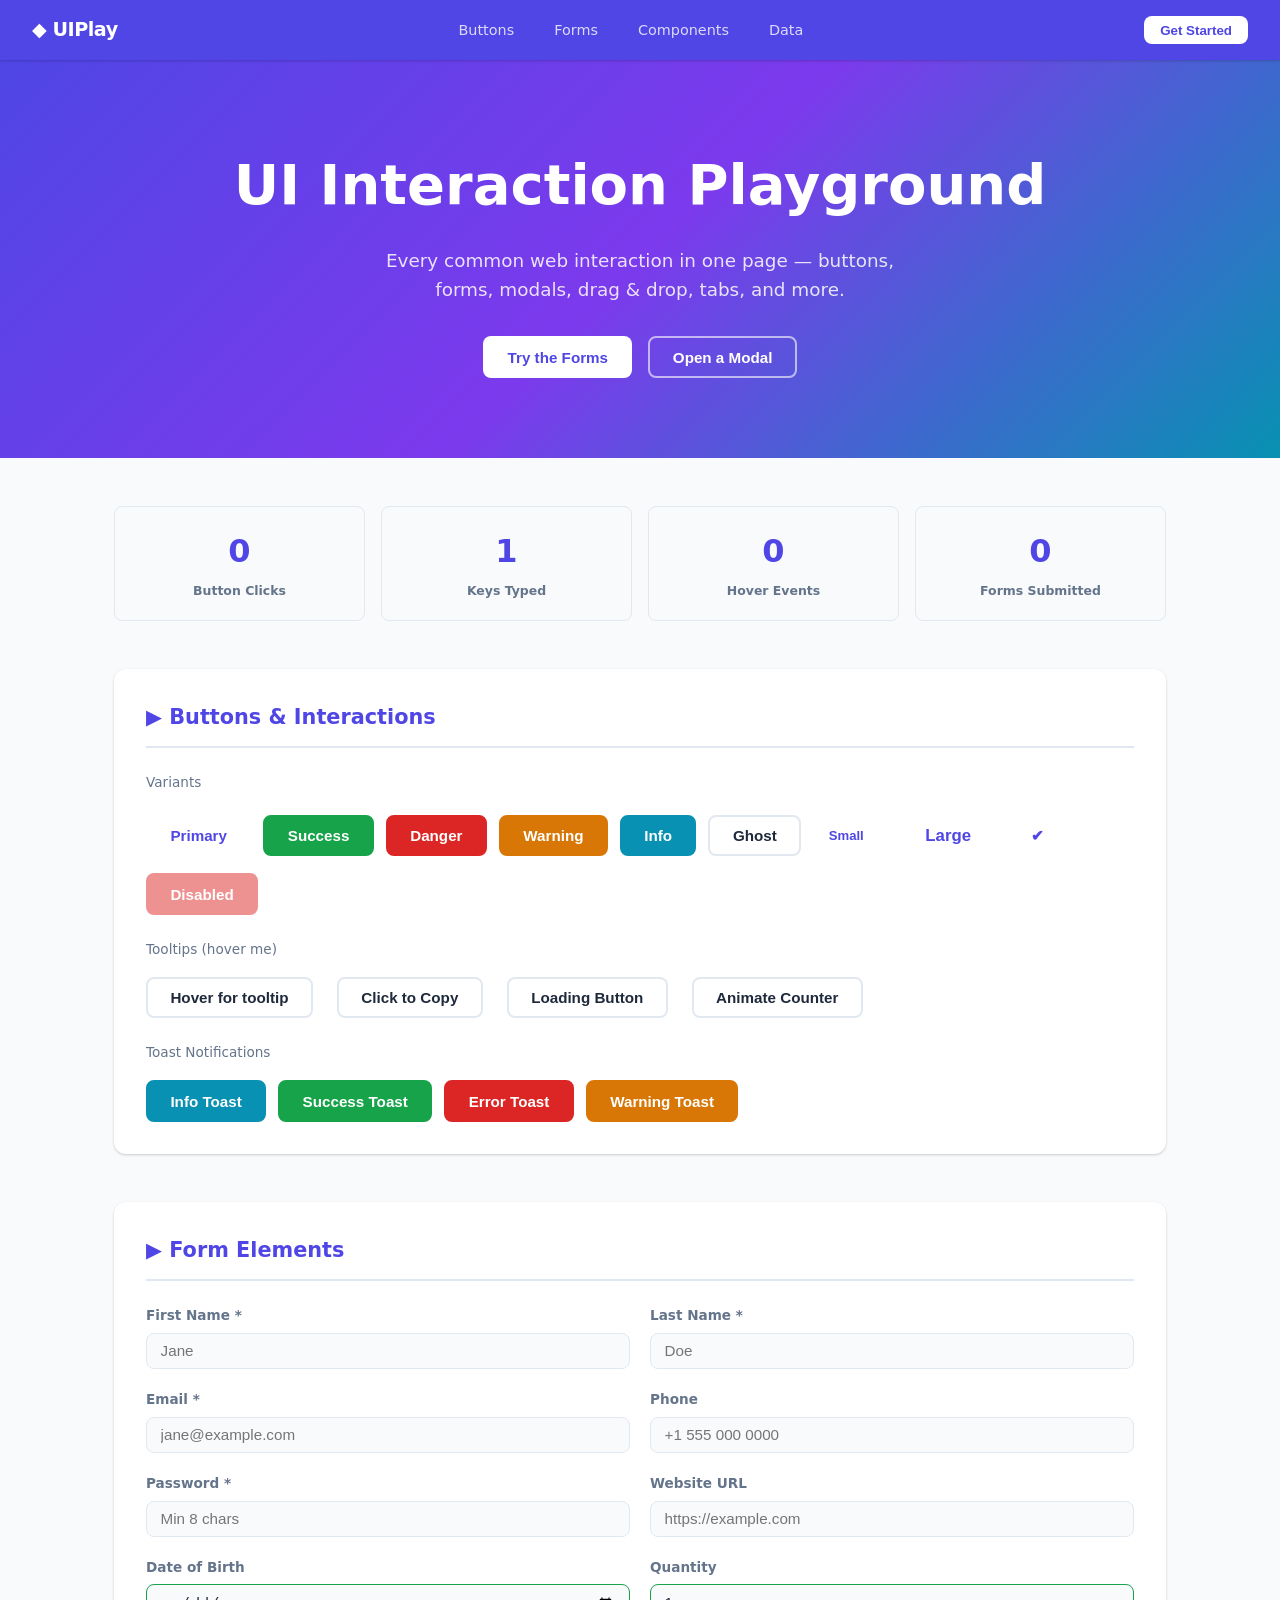
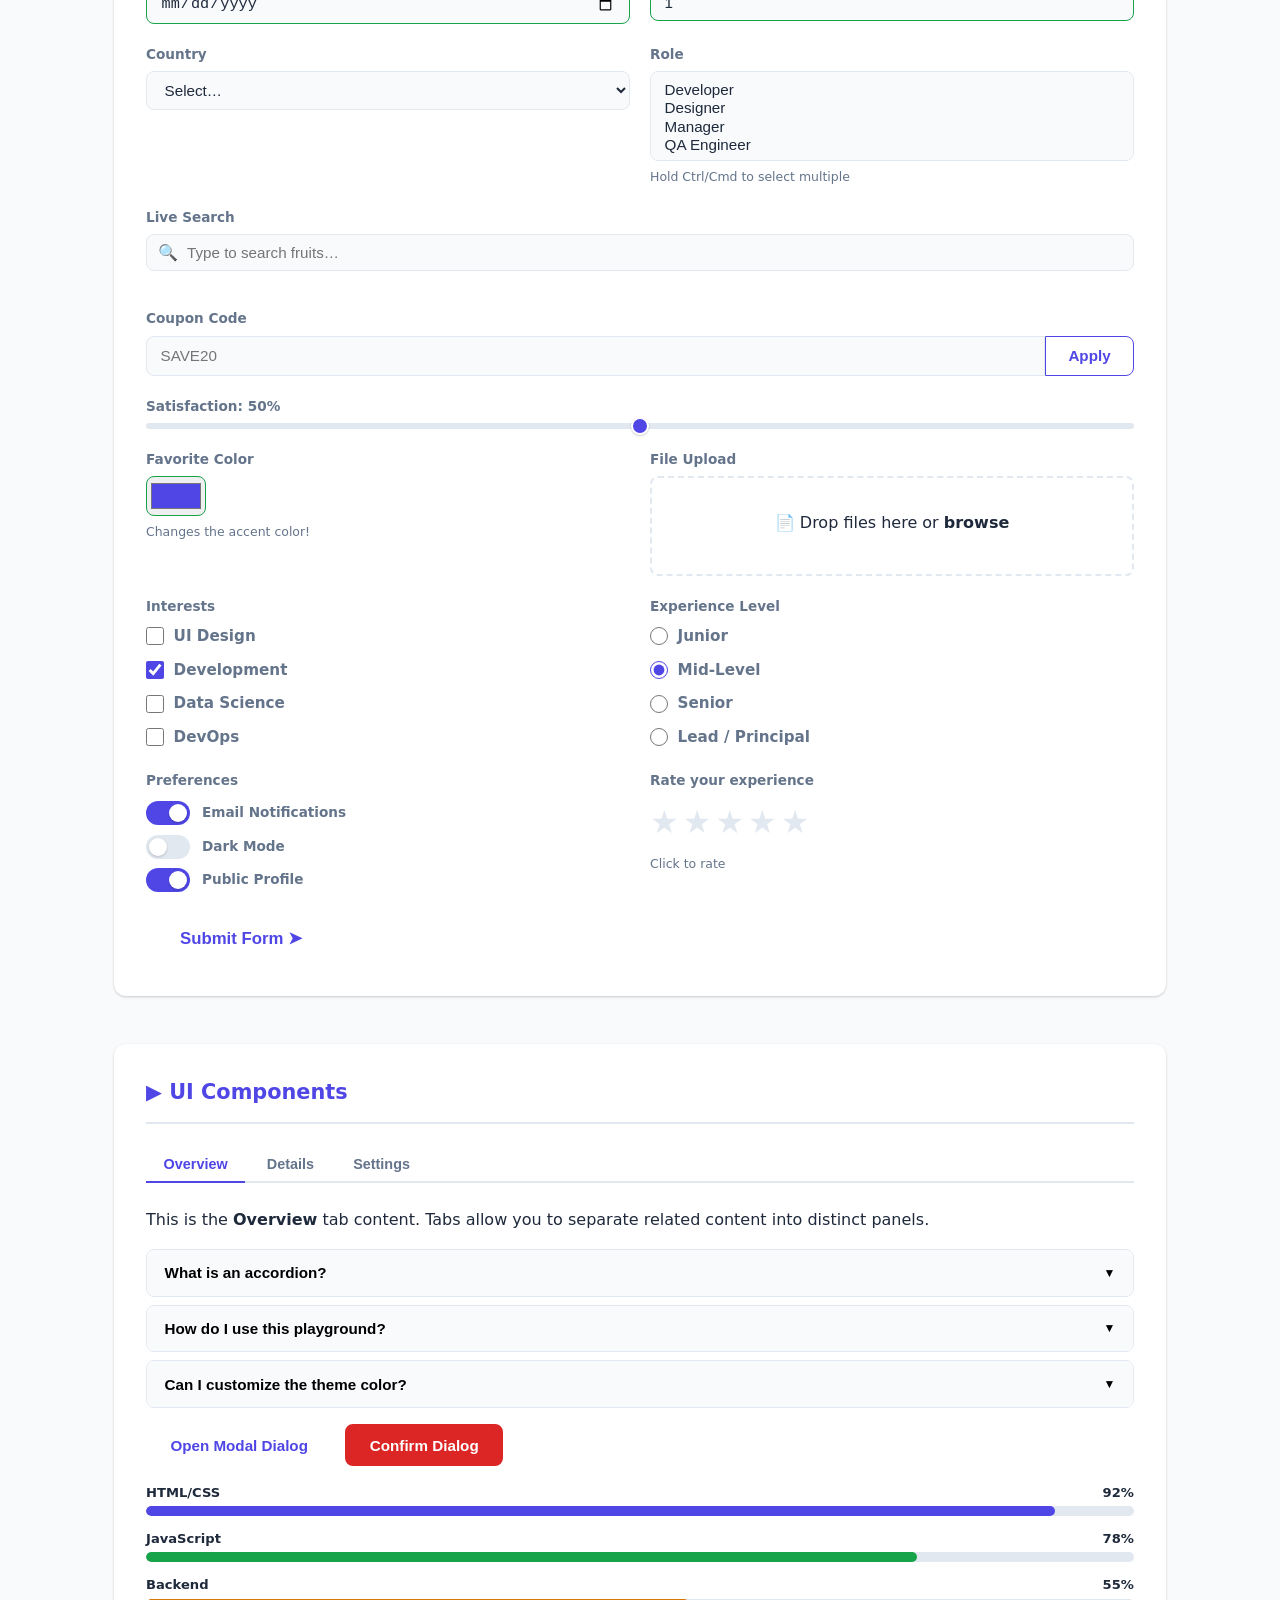
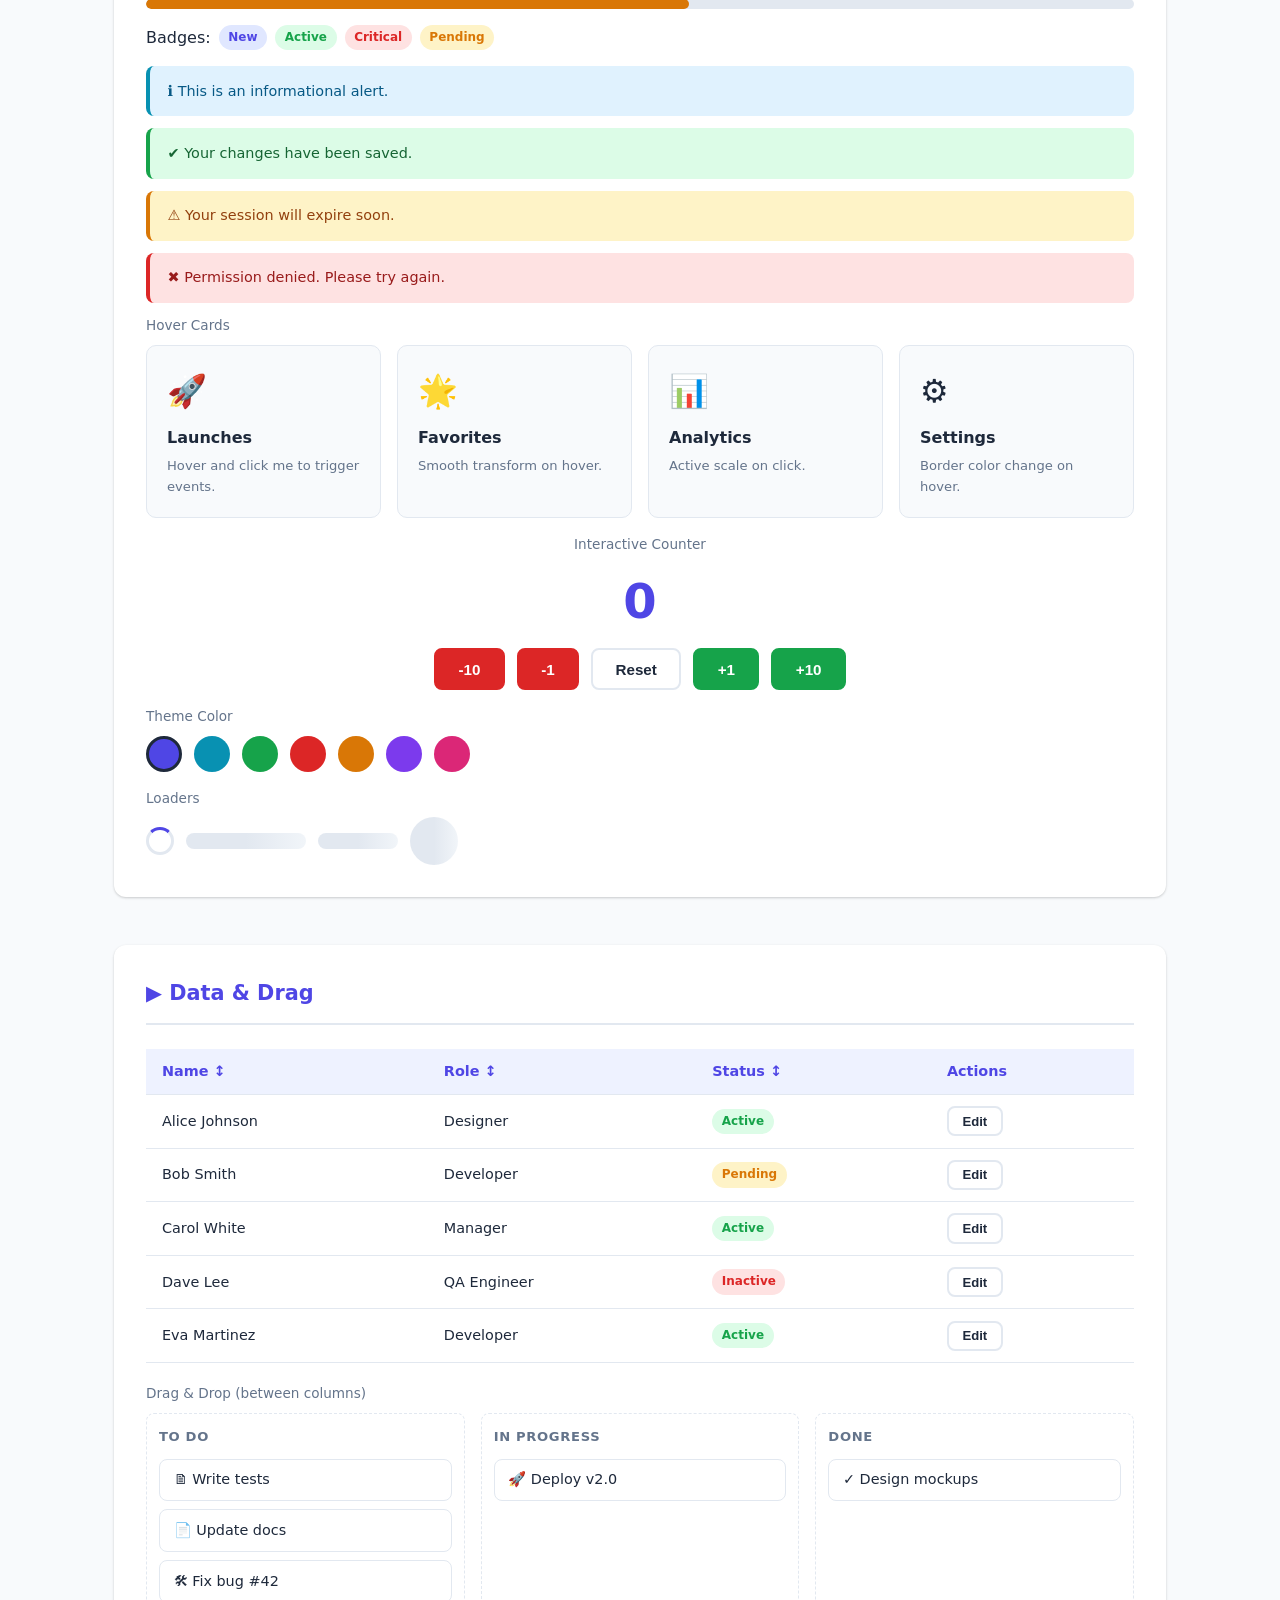
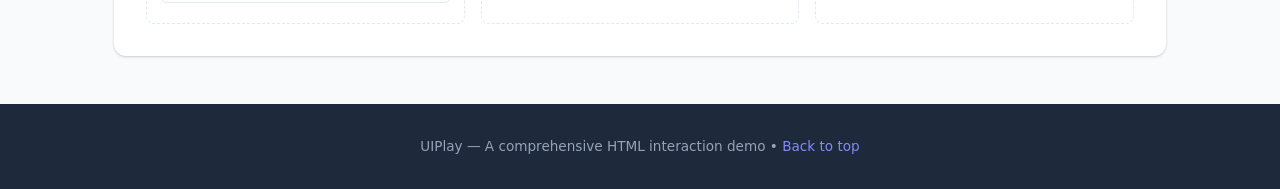
<file: artifacts/30533b8c-5082-4bec-aa33-6a5dbed7de93/dom_snapshot.html>
<!DOCTYPE html><html lang="en"><head>
  <meta charset="UTF-8">
  <meta name="viewport" content="width=device-width, initial-scale=1.0">
  <title>UI Interaction Playground</title>
  <style>
    *,
    *::before,
    *::after {
      box-sizing: border-box;
      margin: 0;
      padding: 0;
    }

    :root {
      --primary: #4f46e5;
      --primary-dark: #3730a3;
      --success: #16a34a;
      --danger: #dc2626;
      --warning: #d97706;
      --info: #0891b2;
      --bg: #f8fafc;
      --surface: #ffffff;
      --border: #e2e8f0;
      --text: #1e293b;
      --muted: #64748b;
      --radius: 8px;
      --shadow: 0 1px 3px rgba(0, 0, 0, .12), 0 1px 2px rgba(0, 0, 0, .08);
      --shadow-lg: 0 10px 25px rgba(0, 0, 0, .12);
    }

    body {
      font-family: system-ui, sans-serif;
      background: var(--bg);
      color: var(--text);
      line-height: 1.6;
    }

    /* ── NAV ── */
    nav {
      background: var(--primary);
      color: #fff;
      display: flex;
      align-items: center;
      justify-content: space-between;
      padding: 0 2rem;
      height: 60px;
      position: sticky;
      top: 0;
      z-index: 100;
      box-shadow: var(--shadow);
    }

    nav .logo {
      font-weight: 700;
      font-size: 1.2rem;
      letter-spacing: -.5px;
    }

    nav ul {
      list-style: none;
      display: flex;
      gap: 1.5rem;
    }

    nav ul li a {
      color: rgba(255, 255, 255, .8);
      text-decoration: none;
      font-size: .9rem;
      padding: .25rem .5rem;
      border-radius: 4px;
      transition: background .2s, color .2s;
    }

    nav ul li a:hover {
      background: rgba(255, 255, 255, .15);
      color: #fff;
    }

    nav .nav-cta {
      background: #fff;
      color: var(--primary);
      border: none;
      padding: .4rem 1rem;
      border-radius: var(--radius);
      font-weight: 600;
      cursor: pointer;
      transition: transform .15s, box-shadow .15s;
    }

    nav .nav-cta:hover {
      transform: translateY(-1px);
      box-shadow: 0 4px 12px rgba(0, 0, 0, .2);
    }

    /* ── HERO ── */
    .hero {
      background: linear-gradient(135deg, #4f46e5 0%, #7c3aed 50%, #0891b2 100%);
      color: #fff;
      text-align: center;
      padding: 5rem 2rem;
    }

    .hero h1 {
      font-size: clamp(2rem, 5vw, 3.5rem);
      font-weight: 800;
      margin-bottom: 1rem;
    }

    .hero p {
      font-size: 1.15rem;
      opacity: .85;
      max-width: 550px;
      margin: 0 auto 2rem;
    }

    .hero-btns {
      display: flex;
      gap: 1rem;
      justify-content: center;
      flex-wrap: wrap;
    }

    .btn {
      display: inline-flex;
      align-items: center;
      gap: .4rem;
      padding: .65rem 1.4rem;
      border-radius: var(--radius);
      font-size: .95rem;
      font-weight: 600;
      cursor: pointer;
      border: 2px solid transparent;
      transition: all .2s;
      text-decoration: none;
    }

    .btn-primary {
      background: #fff;
      color: var(--primary);
    }

    .btn-primary:hover {
      background: #e0e7ff;
      transform: translateY(-2px);
      box-shadow: var(--shadow-lg);
    }

    .btn-outline {
      background: transparent;
      color: #fff;
      border-color: rgba(255, 255, 255, .6);
    }

    .btn-outline:hover {
      background: rgba(255, 255, 255, .15);
      border-color: #fff;
    }

    /* ── LAYOUT ── */
    main {
      max-width: 1100px;
      margin: 0 auto;
      padding: 3rem 1.5rem;
      display: grid;
      gap: 3rem;
    }

    section {
      background: var(--surface);
      border-radius: 12px;
      padding: 2rem;
      box-shadow: var(--shadow);
    }

    section h2 {
      font-size: 1.3rem;
      font-weight: 700;
      margin-bottom: 1.5rem;
      padding-bottom: .75rem;
      border-bottom: 2px solid var(--border);
      color: var(--primary);
    }

    /* ── BUTTONS ── */
    .btn-grid {
      display: flex;
      flex-wrap: wrap;
      gap: .75rem;
      align-items: center;
    }

    .btn-success {
      background: var(--success);
      color: #fff;
      border-color: var(--success);
    }

    .btn-success:hover {
      background: #15803d;
      transform: translateY(-2px);
      box-shadow: 0 4px 12px rgba(22, 163, 74, .35);
    }

    .btn-danger {
      background: var(--danger);
      color: #fff;
      border-color: var(--danger);
    }

    .btn-danger:hover {
      background: #b91c1c;
      transform: translateY(-2px);
      box-shadow: 0 4px 12px rgba(220, 38, 38, .35);
    }

    .btn-warning {
      background: var(--warning);
      color: #fff;
      border-color: var(--warning);
    }

    .btn-warning:hover {
      background: #b45309;
      transform: translateY(-2px);
    }

    .btn-info {
      background: var(--info);
      color: #fff;
      border-color: var(--info);
    }

    .btn-info:hover {
      background: #0e7490;
      transform: translateY(-2px);
    }

    .btn-ghost {
      background: transparent;
      color: var(--text);
      border-color: var(--border);
    }

    .btn-ghost:hover {
      background: var(--bg);
    }

    .btn-sm {
      padding: .35rem .85rem;
      font-size: .82rem;
    }

    .btn-lg {
      padding: .85rem 2rem;
      font-size: 1.05rem;
    }

    .btn-icon {
      width: 40px;
      height: 40px;
      padding: 0;
      justify-content: center;
      border-radius: 50%;
    }

    .btn:active {
      transform: scale(.97) !important;
    }

    .btn:disabled {
      opacity: .5;
      cursor: not-allowed;
      transform: none !important;
    }

    /* ── FORM ── */
    .form-grid {
      display: grid;
      grid-template-columns: 1fr 1fr;
      gap: 1.25rem;
    }

    @media (max-width: 600px) {
      .form-grid {
        grid-template-columns: 1fr;
      }
    }

    .field {
      display: flex;
      flex-direction: column;
      gap: .35rem;
    }

    .field.full {
      grid-column: 1 / -1;
    }

    label {
      font-size: .85rem;
      font-weight: 600;
      color: var(--muted);
    }

    input[type="text"],
    input[type="email"],
    input[type="password"],
    input[type="number"],
    input[type="tel"],
    input[type="date"],
    input[type="url"],
    input[type="search"],
    select,
    textarea {
      width: 100%;
      padding: .55rem .85rem;
      border: 1.5px solid var(--border);
      border-radius: var(--radius);
      font-size: .95rem;
      background: var(--bg);
      color: var(--text);
      outline: none;
      transition: border-color .2s, box-shadow .2s;
    }

    input:focus,
    select:focus,
    textarea:focus {
      border-color: var(--primary);
      box-shadow: 0 0 0 3px rgba(79, 70, 229, .15);
    }

    input:invalid:not(:placeholder-shown) {
      border-color: var(--danger);
    }

    input:valid:not(:placeholder-shown) {
      border-color: var(--success);
    }

    textarea {
      resize: vertical;
      min-height: 90px;
    }

    .input-group {
      display: flex;
    }

    .input-group input {
      border-radius: var(--radius) 0 0 var(--radius);
    }

    .input-group .btn {
      border-radius: 0 var(--radius) var(--radius) 0;
      border: 1.5px solid var(--primary);
    }

    .hint {
      font-size: .78rem;
      color: var(--muted);
    }

    /* range */
    input[type="range"] {
      -webkit-appearance: none;
      width: 100%;
      height: 6px;
      border-radius: 3px;
      background: var(--border);
      outline: none;
      cursor: pointer;
    }

    input[type="range"]::-webkit-slider-thumb {
      -webkit-appearance: none;
      width: 18px;
      height: 18px;
      border-radius: 50%;
      background: var(--primary);
      border: 2px solid #fff;
      box-shadow: var(--shadow);
    }

    /* color */
    input[type="color"] {
      height: 40px;
      width: 60px;
      padding: 2px;
      border-radius: var(--radius);
      cursor: pointer;
    }

    /* file */
    .file-drop {
      border: 2px dashed var(--border);
      border-radius: var(--radius);
      padding: 2rem;
      text-align: center;
      cursor: pointer;
      transition: border-color .2s, background .2s;
    }

    .file-drop:hover {
      border-color: var(--primary);
      background: #eef2ff;
    }

    .file-drop input {
      display: none;
    }

    /* checkbox / radio */
    .check-group {
      display: flex;
      flex-direction: column;
      gap: .6rem;
    }

    .check-row {
      display: flex;
      align-items: center;
      gap: .6rem;
      cursor: pointer;
      font-size: .95rem;
    }

    .check-row input[type="checkbox"],
    .check-row input[type="radio"] {
      width: 18px;
      height: 18px;
      accent-color: var(--primary);
      cursor: pointer;
    }

    /* toggle switch */
    .toggle {
      display: flex;
      align-items: center;
      gap: .75rem;
      cursor: pointer;
    }

    .toggle input {
      display: none;
    }

    .toggle-track {
      width: 44px;
      height: 24px;
      background: var(--border);
      border-radius: 12px;
      position: relative;
      transition: background .2s;
    }

    .toggle input:checked+.toggle-track {
      background: var(--primary);
    }

    .toggle-track::after {
      content: '';
      position: absolute;
      top: 3px;
      left: 3px;
      width: 18px;
      height: 18px;
      border-radius: 50%;
      background: #fff;
      box-shadow: var(--shadow);
      transition: transform .2s;
    }

    .toggle input:checked+.toggle-track::after {
      transform: translateX(20px);
    }

    /* ── CARDS / HOVER ── */
    .card-grid {
      display: grid;
      grid-template-columns: repeat(auto-fill, minmax(200px, 1fr));
      gap: 1rem;
    }

    .card {
      background: var(--bg);
      border: 1.5px solid var(--border);
      border-radius: 10px;
      padding: 1.25rem;
      cursor: pointer;
      transition: transform .2s, box-shadow .2s, border-color .2s;
      user-select: none;
    }

    .card:hover {
      transform: translateY(-4px);
      box-shadow: var(--shadow-lg);
      border-color: var(--primary);
    }

    .card:active {
      transform: scale(.98);
    }

    .card-icon {
      font-size: 2rem;
      margin-bottom: .5rem;
    }

    .card h3 {
      font-size: 1rem;
      font-weight: 700;
    }

    .card p {
      font-size: .82rem;
      color: var(--muted);
      margin-top: .25rem;
    }

    /* ── TABS ── */
    .tabs {
      border-bottom: 2px solid var(--border);
      display: flex;
      gap: .25rem;
      margin-bottom: 1.5rem;
    }

    .tab {
      padding: .55rem 1.1rem;
      border: none;
      background: none;
      font-size: .9rem;
      font-weight: 600;
      color: var(--muted);
      cursor: pointer;
      border-bottom: 2px solid transparent;
      margin-bottom: -2px;
      transition: color .15s, border-color .15s;
    }

    .tab:hover {
      color: var(--primary);
    }

    .tab.active {
      color: var(--primary);
      border-bottom-color: var(--primary);
    }

    .tab-panel {
      display: none;
    }

    .tab-panel.active {
      display: block;
    }

    /* ── ACCORDION ── */
    .accordion-item {
      border: 1.5px solid var(--border);
      border-radius: var(--radius);
      overflow: hidden;
      margin-bottom: .5rem;
    }

    .accordion-header {
      width: 100%;
      padding: .9rem 1.1rem;
      background: var(--bg);
      border: none;
      text-align: left;
      font-size: .95rem;
      font-weight: 600;
      cursor: pointer;
      display: flex;
      justify-content: space-between;
      align-items: center;
      transition: background .15s;
    }

    .accordion-header:hover {
      background: #e0e7ff;
    }

    .accordion-header::after {
      content: '▼';
      font-size: .75rem;
      transition: transform .2s;
    }

    .accordion-header.open::after {
      transform: rotate(-180deg);
    }

    .accordion-body {
      max-height: 0;
      overflow: hidden;
      transition: max-height .3s ease, padding .3s;
      padding: 0 1.1rem;
      font-size: .9rem;
      color: var(--muted);
    }

    .accordion-body.open {
      max-height: 200px;
      padding: .9rem 1.1rem;
    }

    /* ── MODAL ── */
    .modal-overlay {
      display: none;
      position: fixed;
      inset: 0;
      background: rgba(0, 0, 0, .5);
      z-index: 1000;
      align-items: center;
      justify-content: center;
    }

    .modal-overlay.open {
      display: flex;
    }

    .modal {
      background: var(--surface);
      border-radius: 12px;
      padding: 2rem;
      max-width: 480px;
      width: 90%;
      box-shadow: var(--shadow-lg);
      animation: fadeUp .25s ease;
    }

    @keyframes fadeUp {
      from {
        opacity: 0;
        transform: translateY(20px);
      }

      to {
        opacity: 1;
        transform: translateY(0);
      }
    }

    .modal h3 {
      font-size: 1.2rem;
      margin-bottom: .75rem;
    }

    .modal p {
      color: var(--muted);
      margin-bottom: 1.5rem;
      font-size: .9rem;
    }

    .modal-actions {
      display: flex;
      gap: .75rem;
      justify-content: flex-end;
    }

    /* ── TOOLTIP ── */
    .tooltip-demo {
      display: flex;
      gap: 1.5rem;
      flex-wrap: wrap;
      align-items: center;
    }

    [data-tooltip] {
      position: relative;
    }

    [data-tooltip]::before {
      content: attr(data-tooltip);
      position: absolute;
      bottom: 120%;
      left: 50%;
      transform: translateX(-50%);
      background: #1e293b;
      color: #fff;
      font-size: .78rem;
      padding: .35rem .65rem;
      border-radius: 5px;
      white-space: nowrap;
      opacity: 0;
      pointer-events: none;
      transition: opacity .15s;
    }

    [data-tooltip]:hover::before {
      opacity: 1;
    }

    /* ── PROGRESS / BADGE ── */
    .progress-wrap {
      display: flex;
      flex-direction: column;
      gap: .75rem;
    }

    .progress-label {
      display: flex;
      justify-content: space-between;
      font-size: .82rem;
      font-weight: 600;
      margin-bottom: .2rem;
    }

    .progress-bar {
      height: 10px;
      border-radius: 5px;
      background: var(--border);
      overflow: hidden;
    }

    .progress-fill {
      height: 100%;
      border-radius: 5px;
      background: var(--primary);
      transition: width .6s ease;
    }

    .progress-fill.success {
      background: var(--success);
    }

    .progress-fill.warning {
      background: var(--warning);
    }

    .badge {
      display: inline-block;
      padding: .2rem .6rem;
      border-radius: 999px;
      font-size: .75rem;
      font-weight: 700;
    }

    .badge-primary {
      background: #e0e7ff;
      color: var(--primary);
    }

    .badge-success {
      background: #dcfce7;
      color: var(--success);
    }

    .badge-danger {
      background: #fee2e2;
      color: var(--danger);
    }

    .badge-warning {
      background: #fef3c7;
      color: var(--warning);
    }

    .badges {
      display: flex;
      gap: .5rem;
      flex-wrap: wrap;
      align-items: center;
    }

    /* ── TABLE ── */
    .table-wrap {
      overflow-x: auto;
    }

    table {
      width: 100%;
      border-collapse: collapse;
      font-size: .9rem;
    }

    thead {
      background: #eef2ff;
    }

    th,
    td {
      padding: .7rem 1rem;
      text-align: left;
      border-bottom: 1px solid var(--border);
    }

    th {
      font-weight: 700;
      color: var(--primary);
      white-space: nowrap;
    }

    tr:hover td {
      background: #f8faff;
    }

    .sortable {
      cursor: pointer;
      user-select: none;
    }

    .sortable:hover {
      color: var(--primary-dark);
    }

    /* ── ALERT / TOAST ── */
    .alert {
      padding: .85rem 1.1rem;
      border-radius: var(--radius);
      border-left: 4px solid;
      margin-bottom: .75rem;
      font-size: .9rem;
    }

    .alert-info {
      background: #e0f2fe;
      border-color: var(--info);
      color: #075985;
    }

    .alert-success {
      background: #dcfce7;
      border-color: var(--success);
      color: #166534;
    }

    .alert-warning {
      background: #fef3c7;
      border-color: var(--warning);
      color: #92400e;
    }

    .alert-danger {
      background: #fee2e2;
      border-color: var(--danger);
      color: #991b1b;
    }

    #toast-container {
      position: fixed;
      bottom: 1.5rem;
      right: 1.5rem;
      z-index: 2000;
      display: flex;
      flex-direction: column;
      gap: .5rem;
    }

    .toast {
      background: #1e293b;
      color: #fff;
      padding: .75rem 1.25rem;
      border-radius: var(--radius);
      font-size: .88rem;
      box-shadow: var(--shadow-lg);
      animation: slideIn .3s ease;
      cursor: pointer;
    }

    .toast.success {
      background: var(--success);
    }

    .toast.danger {
      background: var(--danger);
    }

    .toast.warning {
      background: var(--warning);
    }

    @keyframes slideIn {
      from {
        opacity: 0;
        transform: translateX(30px);
      }

      to {
        opacity: 1;
        transform: translateX(0);
      }
    }

    @keyframes slideOut {
      to {
        opacity: 0;
        transform: translateX(30px);
      }
    }

    /* ── DRAG & DROP ── */
    .drag-area {
      display: flex;
      gap: 1rem;
      flex-wrap: wrap;
    }

    .drag-list {
      flex: 1;
      min-width: 200px;
      border: 1.5px dashed var(--border);
      border-radius: var(--radius);
      padding: .75rem;
      min-height: 160px;
    }

    .drag-list h4 {
      font-size: .82rem;
      font-weight: 700;
      color: var(--muted);
      margin-bottom: .75rem;
      text-transform: uppercase;
      letter-spacing: .05em;
    }

    .drag-item {
      background: var(--surface);
      border: 1.5px solid var(--border);
      border-radius: var(--radius);
      padding: .55rem .85rem;
      margin-bottom: .5rem;
      cursor: grab;
      font-size: .9rem;
      display: flex;
      align-items: center;
      gap: .5rem;
      transition: box-shadow .15s, opacity .15s;
    }

    .drag-item:active {
      cursor: grabbing;
    }

    .drag-item.dragging {
      opacity: .4;
      box-shadow: var(--shadow-lg);
    }

    .drag-list.drag-over {
      border-color: var(--primary);
      background: #eef2ff;
    }

    /* ── COUNTER / ANIMATION ── */
    .counter-box {
      text-align: center;
    }

    .counter-display {
      font-size: 3rem;
      font-weight: 800;
      color: var(--primary);
      margin: .5rem 0;
      font-variant-numeric: tabular-nums;
    }

    .counter-btns {
      display: flex;
      gap: .75rem;
      justify-content: center;
    }

    /* ── SEARCH ── */
    .search-box {
      position: relative;
    }

    .search-box input {
      padding-left: 2.5rem;
    }

    .search-box .search-icon {
      position: absolute;
      left: .75rem;
      top: 50%;
      transform: translateY(-50%);
      color: var(--muted);
      pointer-events: none;
    }

    #search-results {
      margin-top: .75rem;
      display: flex;
      flex-direction: column;
      gap: .4rem;
    }

    .result-item {
      padding: .5rem .85rem;
      border-radius: var(--radius);
      background: var(--bg);
      border: 1px solid var(--border);
      font-size: .9rem;
      cursor: pointer;
      transition: background .15s;
    }

    .result-item:hover {
      background: #eef2ff;
    }

    .result-item mark {
      background: #fde68a;
      border-radius: 2px;
      padding: 0 2px;
    }

    /* ── RATING ── */
    .star-rating {
      display: flex;
      gap: .25rem;
      font-size: 2rem;
      cursor: pointer;
    }

    .star {
      transition: color .1s;
      color: var(--border);
    }

    .star.active,
    .star:hover,
    .star-rating:hover .star {
      color: #f59e0b;
    }

    .star-rating .star:hover~.star {
      color: var(--border);
    }

    /* ── COLOR THEME SWITCHER ── */
    .theme-swatches {
      display: flex;
      gap: .75rem;
      flex-wrap: wrap;
    }

    .swatch {
      width: 36px;
      height: 36px;
      border-radius: 50%;
      cursor: pointer;
      border: 3px solid transparent;
      transition: transform .15s, border-color .15s;
    }

    .swatch:hover {
      transform: scale(1.15);
    }

    .swatch.active {
      border-color: var(--text);
    }

    /* ── RESPONSIVE TABLE-LIKE ── */
    .stats-row {
      display: grid;
      grid-template-columns: repeat(auto-fit, minmax(140px, 1fr));
      gap: 1rem;
    }

    .stat-card {
      background: var(--bg);
      border-radius: var(--radius);
      padding: 1.2rem;
      text-align: center;
      border: 1px solid var(--border);
      transition: transform .2s;
    }

    .stat-card:hover {
      transform: translateY(-3px);
    }

    .stat-num {
      font-size: 2rem;
      font-weight: 800;
      color: var(--primary);
    }

    .stat-label {
      font-size: .78rem;
      color: var(--muted);
      font-weight: 600;
      margin-top: .2rem;
    }

    /* ── FOOTER ── */
    footer {
      background: #1e293b;
      color: #94a3b8;
      text-align: center;
      padding: 2rem;
      font-size: .85rem;
    }

    footer a {
      color: #818cf8;
      text-decoration: none;
    }

    footer a:hover {
      text-decoration: underline;
    }

    /* ── LOADER ── */
    .spinner {
      width: 28px;
      height: 28px;
      border: 3px solid var(--border);
      border-top-color: var(--primary);
      border-radius: 50%;
      animation: spin .7s linear infinite;
    }

    @keyframes spin {
      to {
        transform: rotate(360deg);
      }
    }

    .skeleton {
      background: linear-gradient(90deg, var(--border) 25%, #f1f5f9 50%, var(--border) 75%);
      background-size: 200% 100%;
      animation: shimmer 1.4s infinite;
      border-radius: var(--radius);
    }

    @keyframes shimmer {
      0% {
        background-position: 200% 0;
      }

      100% {
        background-position: -200% 0;
      }
    }

    /* ── MISC ── */
    .flex-wrap-center {
      display: flex;
      flex-wrap: wrap;
      gap: .75rem;
      align-items: center;
    }

    .mt1 {
      margin-top: 1rem;
    }
  </style>
</head>

<body>

  <!-- ─── NAVIGATION ─── -->
  <nav>
    <span class="logo">◆ UIPlay</span>
    <ul>
      <li><a href="#buttons">Buttons</a></li>
      <li><a href="#forms">Forms</a></li>
      <li><a href="#components">Components</a></li>
      <li><a href="#data">Data</a></li>
    </ul>
    <button class="nav-cta" onclick="showToast('Welcome to UIPlay!','success')">Get Started</button>
  </nav>

  <!-- ─── HERO ─── -->
  <header class="hero">
    <h1>UI Interaction Playground</h1>
    <p>Every common web interaction in one page — buttons, forms, modals, drag &amp; drop, tabs, and more.</p>
    <div class="hero-btns">
      <button class="btn btn-primary" onclick="document.getElementById('forms').scrollIntoView({behavior:'smooth'})">Try
        the Forms</button>
      <button class="btn btn-outline" onclick="openModal()">Open a Modal</button>
    </div>
  </header>

  <!-- ─── STATS ─── -->
  <main>
    <div class="stats-row">
      <div class="stat-card">
        <div class="stat-num" id="ctr-clicks">0</div>
        <div class="stat-label">Button Clicks</div>
      </div>
      <div class="stat-card">
        <div class="stat-num" id="ctr-keys">1</div>
        <div class="stat-label">Keys Typed</div>
      </div>
      <div class="stat-card">
        <div class="stat-num" id="ctr-hover">0</div>
        <div class="stat-label">Hover Events</div>
      </div>
      <div class="stat-card">
        <div class="stat-num" id="ctr-forms">0</div>
        <div class="stat-label">Forms Submitted</div>
      </div>
    </div>

    <!-- ─── BUTTONS ─── -->
    <section id="buttons">
      <h2>▶ Buttons &amp; Interactions</h2>

      <p style="font-size:.85rem;color:var(--muted);margin-bottom:1rem;">Variants</p>
      <div class="btn-grid">
        <button class="btn btn-primary" onclick="track('clicks')">Primary</button>
        <button class="btn btn-success" onclick="track('clicks')">Success</button>
        <button class="btn btn-danger" onclick="track('clicks')">Danger</button>
        <button class="btn btn-warning" onclick="track('clicks')">Warning</button>
        <button class="btn btn-info" onclick="track('clicks')">Info</button>
        <button class="btn btn-ghost" onclick="track('clicks')">Ghost</button>
        <button class="btn btn-primary btn-sm" onclick="track('clicks')">Small</button>
        <button class="btn btn-primary btn-lg" onclick="track('clicks')">Large</button>
        <button class="btn btn-primary btn-icon" title="Icon" onclick="track('clicks')">✔</button>
        <button class="btn btn-danger" disabled="">Disabled</button>
      </div>

      <p style="font-size:.85rem;color:var(--muted);margin-top:1.5rem;margin-bottom:1rem;">Tooltips (hover me)</p>
      <div class="tooltip-demo">
        <button class="btn btn-ghost" data-tooltip="This is a tooltip!" onclick="track('clicks')">Hover for
          tooltip</button>
        <button class="btn btn-ghost" data-tooltip="Copy to clipboard" onclick="copyText('Hello UIPlay!');track('clicks')">Click to Copy</button>
        <button class="btn btn-ghost" data-tooltip="Trigger a loading state" onclick="loadBtn(this);track('clicks')">Loading Button</button>
        <button class="btn btn-ghost" data-tooltip="Animate count" onclick="animateCounter();track('clicks')">Animate
          Counter</button>
      </div>

      <p style="font-size:.85rem;color:var(--muted);margin-top:1.5rem;margin-bottom:1rem;">Toast Notifications</p>
      <div class="btn-grid">
        <button class="btn btn-info" onclick="showToast('Info message!');track('clicks')">Info Toast</button>
        <button class="btn btn-success" onclick="showToast('Saved successfully!','success');track('clicks')">Success
          Toast</button>
        <button class="btn btn-danger" onclick="showToast('Something went wrong.','danger');track('clicks')">Error
          Toast</button>
        <button class="btn btn-warning" onclick="showToast('Check your input.','warning');track('clicks')">Warning
          Toast</button>
      </div>
    </section>

    <!-- ─── FORMS ─── -->
    <section id="forms">
      <h2>▶ Form Elements</h2>
      <form id="main-form" onsubmit="submitForm(event)">
        <div class="form-grid">

          <div class="field">
            <label for="fname">First Name *</label>
            <input type="text" id="fname" name="fname" placeholder="Jane" required="" style="">
          </div>
          <div class="field">
            <label for="lname">Last Name *</label>
            <input type="text" id="lname" name="lname" placeholder="Doe" required="" style="">
          </div>
          <div class="field">
            <label for="email">Email *</label>
            <input type="email" id="email" name="email" placeholder="jane@example.com" required="" style="">
          </div>
          <div class="field">
            <label for="phone">Phone</label>
            <input type="tel" id="phone" name="phone" placeholder="+1 555 000 0000" style="">
          </div>
          <div class="field">
            <label for="pwd">Password *</label>
            <input type="password" id="pwd" name="pwd" placeholder="Min 8 chars" minlength="8" required="" style="">
          </div>
          <div class="field">
            <label for="url">Website URL</label>
            <input type="url" id="url" name="url" placeholder="https://example.com" style="">
          </div>
          <div class="field">
            <label for="dob">Date of Birth</label>
            <input type="date" id="dob" name="dob" style="">
          </div>
          <div class="field">
            <label for="qty">Quantity</label>
            <input type="number" id="qty" name="qty" min="0" max="100" value="1" style="">
          </div>

          <div class="field">
            <label for="country">Country</label>
            <select id="country" name="country">
              <option value="">Select…</option>
              <option>United States</option>
              <option>United Kingdom</option>
              <option>Canada</option>
              <option>Australia</option>
              <option>India</option>
              <option>Germany</option>
            </select>
          </div>
          <div class="field">
            <label for="role">Role</label>
            <select id="role" name="role" multiple="" style="height:90px;">
              <option>Developer</option>
              <option>Designer</option>
              <option>Manager</option>
              <option>QA Engineer</option>
            </select>
            <span class="hint">Hold Ctrl/Cmd to select multiple</span>
          </div>

          <!-- Search with autocomplete -->
          <div class="field full">
            <label for="search-input">Live Search</label>
            <div class="search-box">
              <span class="search-icon">🔍</span>
              <input type="search" id="search-input" placeholder="Type to search fruits…" oninput="doSearch(this.value)" style="">
            </div>
            <div id="search-results"></div>
          </div>

          <!-- Input group -->
          <div class="field full">
            <label>Coupon Code</label>
            <div class="input-group">
              <input type="text" id="coupon" placeholder="SAVE20" style="">
              <button type="button" class="btn btn-primary" onclick="applyCoupon()">Apply</button>
            </div>
          </div>

          <!-- Range -->
          <div class="field full">
            <label>Satisfaction: <strong id="range-val">50</strong>%</label>
            <input type="range" min="0" max="100" value="50" oninput="document.getElementById('range-val').textContent=this.value" style="">
          </div>

          <!-- Color -->
          <div class="field">
            <label for="fav-color">Favorite Color</label>
            <input type="color" id="fav-color" value="#4f46e5" oninput="document.documentElement.style.setProperty('--primary',this.value)" style="">
            <span class="hint">Changes the accent color!</span>
          </div>

          <!-- File upload -->
          <div class="field">
            <label>File Upload</label>
            <div class="file-drop" onclick="document.getElementById('file-input').click()" ondragover="event.preventDefault();this.style.borderColor='var(--primary)'" ondrop="handleDrop(event,this)">
              <input type="file" id="file-input" multiple="" onchange="showFiles(this)" style="">
              <div>📄 Drop files here or <strong>browse</strong></div>
              <div id="file-names" style="font-size:.8rem;color:var(--muted);margin-top:.4rem;"></div>
            </div>
          </div>

          <!-- Checkboxes -->
          <div class="field">
            <label>Interests</label>
            <div class="check-group">
              <label class="check-row"><input type="checkbox" name="interest" value="design" style=""> UI Design</label>
              <label class="check-row"><input type="checkbox" name="interest" value="dev" checked="" style=""> Development</label>
              <label class="check-row"><input type="checkbox" name="interest" value="data" style=""> Data Science</label>
              <label class="check-row"><input type="checkbox" name="interest" value="devops" style=""> DevOps</label>
            </div>
          </div>

          <!-- Radio -->
          <div class="field">
            <label>Experience Level</label>
            <div class="check-group">
              <label class="check-row"><input type="radio" name="level" value="junior" style=""> Junior</label>
              <label class="check-row"><input type="radio" name="level" value="mid" checked="" style=""> Mid-Level</label>
              <label class="check-row"><input type="radio" name="level" value="senior" style=""> Senior</label>
              <label class="check-row"><input type="radio" name="level" value="lead" style=""> Lead / Principal</label>
            </div>
          </div>

          <!-- Toggles -->
          <div class="field">
            <label>Preferences</label>
            <div style="display:flex;flex-direction:column;gap:.6rem;margin-top:.25rem;">
              <label class="toggle"><input type="checkbox" checked="" style=""><span class="toggle-track"></span> Email
                Notifications</label>
              <label class="toggle"><input type="checkbox" style=""><span class="toggle-track"></span> Dark Mode</label>
              <label class="toggle"><input type="checkbox" checked="" style=""><span class="toggle-track"></span> Public
                Profile</label>
            </div>
          </div>

          <!-- Star Rating -->
          <div class="field">
            <label>Rate your experience</label>
            <div class="star-rating" id="star-rating">
              <span class="star" data-v="1">★</span>
              <span class="star" data-v="2">★</span>
              <span class="star" data-v="3">★</span>
              <span class="star" data-v="4">★</span>
              <span class="star" data-v="5">★</span>
            </div>
            <span class="hint" id="star-label">Click to rate</span>
          </div>

          <div class="field full">
            <button type="submit" class="btn btn-primary btn-lg" style="width:100%;">Submit Form ➤</button>
          </div>
        </div>
      </form>
    </section>

    <!-- ─── COMPONENTS ─── -->
    <section id="components">
      <h2>▶ UI Components</h2>

      <!-- TABS -->
      <div>
        <div class="tabs" role="tablist">
          <button class="tab active" onclick="switchTab(this,'t1')">Overview</button>
          <button class="tab" onclick="switchTab(this,'t2')">Details</button>
          <button class="tab" onclick="switchTab(this,'t3')">Settings</button>
        </div>
        <div id="t1" class="tab-panel active">
          <p>This is the <strong>Overview</strong> tab content. Tabs allow you to separate related content into distinct
            panels.</p>
        </div>
        <div id="t2" class="tab-panel">
          <p>This is the <strong>Details</strong> tab. Switch tabs to reveal different content without a page reload.
          </p>
        </div>
        <div id="t3" class="tab-panel">
          <div class="check-group">
            <label class="check-row"><input type="checkbox" checked="" style=""> Enable analytics</label>
            <label class="check-row"><input type="checkbox" style=""> Beta features</label>
          </div>
        </div>
      </div>

      <!-- ACCORDION -->
      <div class="mt1">
        <div class="accordion-item">
          <button class="accordion-header" onclick="toggleAccordion(this)">What is an accordion?</button>
          <div class="accordion-body">An accordion is a vertically stacked list of items where each can be "expanded" to
            reveal content. It keeps the UI clean.</div>
        </div>
        <div class="accordion-item">
          <button class="accordion-header" onclick="toggleAccordion(this)">How do I use this playground?</button>
          <div class="accordion-body">Interact with every element on the page — fill forms, click buttons, drag cards,
            open modals. Stats at the top track your activity.</div>
        </div>
        <div class="accordion-item">
          <button class="accordion-header" onclick="toggleAccordion(this)">Can I customize the theme color?</button>
          <div class="accordion-body">Yes! Use the color picker inside the form section to change the global accent
            color in real time.</div>
        </div>
      </div>

      <!-- MODAL TRIGGER -->
      <div class="mt1">
        <button class="btn btn-primary" onclick="openModal();track('clicks')">Open Modal Dialog</button>
        <button class="btn btn-danger" style="margin-left:.5rem" onclick="openConfirm();track('clicks')">Confirm
          Dialog</button>
      </div>

      <!-- PROGRESS BARS -->
      <div class="progress-wrap mt1">
        <div>
          <div class="progress-label"><span>HTML/CSS</span><span>92%</span></div>
          <div class="progress-bar">
            <div class="progress-fill" style="width:92%"></div>
          </div>
        </div>
        <div>
          <div class="progress-label"><span>JavaScript</span><span>78%</span></div>
          <div class="progress-bar">
            <div class="progress-fill success" style="width:78%"></div>
          </div>
        </div>
        <div>
          <div class="progress-label"><span>Backend</span><span>55%</span></div>
          <div class="progress-bar">
            <div class="progress-fill warning" style="width:55%"></div>
          </div>
        </div>
      </div>

      <!-- BADGES -->
      <div class="badges mt1">
        <span>Badges:</span>
        <span class="badge badge-primary">New</span>
        <span class="badge badge-success">Active</span>
        <span class="badge badge-danger">Critical</span>
        <span class="badge badge-warning">Pending</span>
      </div>

      <!-- ALERTS -->
      <div class="mt1">
        <div class="alert alert-info">ℹ This is an informational alert.</div>
        <div class="alert alert-success">✔ Your changes have been saved.</div>
        <div class="alert alert-warning">⚠ Your session will expire soon.</div>
        <div class="alert alert-danger">✖ Permission denied. Please try again.</div>
      </div>

      <!-- HOVER CARDS -->
      <p style="font-size:.85rem;color:var(--muted);margin:.75rem 0 .5rem;">Hover Cards</p>
      <div class="card-grid">
        <div class="card" onclick="showToast('Card 1 clicked!');track('clicks')" onmouseenter="track('hover')">
          <div class="card-icon">🚀</div>
          <h3>Launches</h3>
          <p>Hover and click me to trigger events.</p>
        </div>
        <div class="card" onclick="showToast('Card 2 clicked!');track('clicks')" onmouseenter="track('hover')">
          <div class="card-icon">🌟</div>
          <h3>Favorites</h3>
          <p>Smooth transform on hover.</p>
        </div>
        <div class="card" onclick="showToast('Card 3 clicked!');track('clicks')" onmouseenter="track('hover')">
          <div class="card-icon">📊</div>
          <h3>Analytics</h3>
          <p>Active scale on click.</p>
        </div>
        <div class="card" onclick="showToast('Card 4 clicked!');track('clicks')" onmouseenter="track('hover')">
          <div class="card-icon">⚙</div>
          <h3>Settings</h3>
          <p>Border color change on hover.</p>
        </div>
      </div>

      <!-- COUNTER -->
      <div class="counter-box mt1">
        <p style="color:var(--muted);font-size:.85rem;">Interactive Counter</p>
        <div class="counter-display" id="counter">0</div>
        <div class="counter-btns">
          <button class="btn btn-danger" onclick="changeCounter(-10)">-10</button>
          <button class="btn btn-danger" onclick="changeCounter(-1)">-1</button>
          <button class="btn btn-ghost" onclick="resetCounter()">Reset</button>
          <button class="btn btn-success" onclick="changeCounter(1)">+1</button>
          <button class="btn btn-success" onclick="changeCounter(10)">+10</button>
        </div>
      </div>

      <!-- THEME SWATCHES -->
      <div class="mt1">
        <p style="font-size:.85rem;color:var(--muted);margin-bottom:.5rem;">Theme Color</p>
        <div class="theme-swatches">
          <div class="swatch active" style="background:#4f46e5" onclick="setTheme('#4f46e5',this)" title="Indigo"></div>
          <div class="swatch" style="background:#0891b2" onclick="setTheme('#0891b2',this)" title="Cyan"></div>
          <div class="swatch" style="background:#16a34a" onclick="setTheme('#16a34a',this)" title="Green"></div>
          <div class="swatch" style="background:#dc2626" onclick="setTheme('#dc2626',this)" title="Red"></div>
          <div class="swatch" style="background:#d97706" onclick="setTheme('#d97706',this)" title="Amber"></div>
          <div class="swatch" style="background:#7c3aed" onclick="setTheme('#7c3aed',this)" title="Purple"></div>
          <div class="swatch" style="background:#db2777" onclick="setTheme('#db2777',this)" title="Pink"></div>
        </div>
      </div>

      <!-- LOADERS -->
      <div class="mt1">
        <p style="font-size:.85rem;color:var(--muted);margin-bottom:.5rem;">Loaders</p>
        <div class="flex-wrap-center">
          <div class="spinner"></div>
          <div class="skeleton" style="width:120px;height:16px;"></div>
          <div class="skeleton" style="width:80px;height:16px;"></div>
          <div class="skeleton" style="width:48px;height:48px;border-radius:50%;"></div>
        </div>
      </div>
    </section>

    <!-- ─── DATA ─── -->
    <section id="data">
      <h2>▶ Data &amp; Drag</h2>

      <!-- TABLE -->
      <div class="table-wrap">
        <table id="data-table">
          <thead>
            <tr>
              <th class="sortable" onclick="sortTable(0)">Name ↕</th>
              <th class="sortable" onclick="sortTable(1)">Role ↕</th>
              <th class="sortable" onclick="sortTable(2)">Status ↕</th>
              <th>Actions</th>
            </tr>
          </thead>
          <tbody>
            <tr>
              <td>Alice Johnson</td>
              <td>Designer</td>
              <td><span class="badge badge-success">Active</span></td>
              <td><button class="btn btn-ghost btn-sm" onclick="showToast('Editing Alice');track('clicks')">Edit</button></td>
            </tr>
            <tr>
              <td>Bob Smith</td>
              <td>Developer</td>
              <td><span class="badge badge-warning">Pending</span></td>
              <td><button class="btn btn-ghost btn-sm" onclick="showToast('Editing Bob');track('clicks')">Edit</button>
              </td>
            </tr>
            <tr>
              <td>Carol White</td>
              <td>Manager</td>
              <td><span class="badge badge-success">Active</span></td>
              <td><button class="btn btn-ghost btn-sm" onclick="showToast('Editing Carol');track('clicks')">Edit</button></td>
            </tr>
            <tr>
              <td>Dave Lee</td>
              <td>QA Engineer</td>
              <td><span class="badge badge-danger">Inactive</span></td>
              <td><button class="btn btn-ghost btn-sm" onclick="showToast('Editing Dave');track('clicks')">Edit</button>
              </td>
            </tr>
            <tr>
              <td>Eva Martinez</td>
              <td>Developer</td>
              <td><span class="badge badge-success">Active</span></td>
              <td><button class="btn btn-ghost btn-sm" onclick="showToast('Editing Eva');track('clicks')">Edit</button>
              </td>
            </tr>
          </tbody>
        </table>
      </div>

      <!-- DRAG & DROP -->
      <p style="font-size:.85rem;color:var(--muted);margin:1.25rem 0 .5rem;">Drag &amp; Drop (between columns)</p>
      <div class="drag-area">
        <div class="drag-list" id="todo-list" ondragover="allowDrop(event)" ondrop="dropItem(event,this)" ondragenter="this.classList.add('drag-over')" ondragleave="this.classList.remove('drag-over')">
          <h4>To Do</h4>
          <div class="drag-item" draggable="true" ondragstart="dragStart(event)">🗎 Write tests</div>
          <div class="drag-item" draggable="true" ondragstart="dragStart(event)">📄 Update docs</div>
          <div class="drag-item" draggable="true" ondragstart="dragStart(event)">🛠 Fix bug #42</div>
        </div>
        <div class="drag-list" id="doing-list" ondragover="allowDrop(event)" ondrop="dropItem(event,this)" ondragenter="this.classList.add('drag-over')" ondragleave="this.classList.remove('drag-over')">
          <h4>In Progress</h4>
          <div class="drag-item" draggable="true" ondragstart="dragStart(event)">🚀 Deploy v2.0</div>
        </div>
        <div class="drag-list" id="done-list" ondragover="allowDrop(event)" ondrop="dropItem(event,this)" ondragenter="this.classList.add('drag-over')" ondragleave="this.classList.remove('drag-over')">
          <h4>Done</h4>
          <div class="drag-item" draggable="true" ondragstart="dragStart(event)">✓ Design mockups</div>
        </div>
      </div>
    </section>
  </main>

  <!-- ─── MODAL ─── -->
  <div class="modal-overlay" id="modal" onclick="if(event.target===this)closeModal()">
    <div class="modal">
      <h3>📝 Modal Dialog</h3>
      <p>This is a standard modal. You can put any content here — forms, images, data tables. Click outside or press
        Escape to close.</p>
      <div class="modal-actions">
        <button class="btn btn-ghost" onclick="closeModal()">Cancel</button>
        <button class="btn btn-primary" onclick="closeModal();showToast('Action confirmed!','success')">Confirm</button>
      </div>
    </div>
  </div>

  <!-- ─── CONFIRM MODAL ─── -->
  <div class="modal-overlay" id="confirm-modal" onclick="if(event.target===this)closeConfirm()">
    <div class="modal">
      <h3>⚠️ Are you sure?</h3>
      <p>This action cannot be undone. Please confirm you want to proceed with deleting this item.</p>
      <div class="modal-actions">
        <button class="btn btn-ghost" onclick="closeConfirm()">No, keep it</button>
        <button class="btn btn-danger" onclick="closeConfirm();showToast('Item deleted.','danger')">Yes, delete</button>
      </div>
    </div>
  </div>

  <!-- ─── TOAST CONTAINER ─── -->
  <div id="toast-container"></div>

  <footer>
    <p>UIPlay — A comprehensive HTML interaction demo • <a href="#">Back to top</a></p>
  </footer>

  <script>
    /* ── STATS TRACKERS ── */
    const ctrs = { clicks: 0, keys: 0, hover: 0, forms: 0 };
    function track(type) {
      ctrs[type]++;
      const map = { clicks: 'ctr-clicks', keys: 'ctr-keys', hover: 'ctr-hover', forms: 'ctr-forms' };
      document.getElementById(map[type]).textContent = ctrs[type];
    }
    document.addEventListener('keydown', () => track('keys'));

    /* ── TOAST ── */
    function showToast(msg, type = '') {
      const c = document.getElementById('toast-container');
      const t = document.createElement('div');
      t.className = 'toast' + (type ? ' ' + type : '');
      t.textContent = msg;
      t.onclick = () => t.remove();
      c.appendChild(t);
      setTimeout(() => { t.style.animation = 'slideOut .3s forwards'; setTimeout(() => t.remove(), 300); }, 3000);
    }

    /* ── MODAL ── */
    function openModal() { document.getElementById('modal').classList.add('open'); }
    function closeModal() { document.getElementById('modal').classList.remove('open'); }
    function openConfirm() { document.getElementById('confirm-modal').classList.add('open'); }
    function closeConfirm() { document.getElementById('confirm-modal').classList.remove('open'); }
    document.addEventListener('keydown', e => { if (e.key === 'Escape') { closeModal(); closeConfirm(); } });

    /* ── TABS ── */
    function switchTab(btn, panelId) {
      document.querySelectorAll('.tab').forEach(t => t.classList.remove('active'));
      document.querySelectorAll('.tab-panel').forEach(p => p.classList.remove('active'));
      btn.classList.add('active');
      document.getElementById(panelId).classList.add('active');
      track('clicks');
    }

    /* ── ACCORDION ── */
    function toggleAccordion(btn) {
      const body = btn.nextElementSibling;
      const isOpen = btn.classList.contains('open');
      document.querySelectorAll('.accordion-header').forEach(h => { h.classList.remove('open'); h.nextElementSibling.classList.remove('open'); });
      if (!isOpen) { btn.classList.add('open'); body.classList.add('open'); }
      track('clicks');
    }

    /* ── COUNTER ── */
    let counterVal = 0;
    function changeCounter(n) { counterVal = Math.max(-999, Math.min(999, counterVal + n)); document.getElementById('counter').textContent = counterVal; track('clicks'); }
    function resetCounter() { counterVal = 0; document.getElementById('counter').textContent = 0; track('clicks'); }
    function animateCounter() { let i = 0; const iv = setInterval(() => { changeCounter(Math.random() > .5 ? 1 : -1); if (++i > 20) clearInterval(iv); }, 80); }

    /* ── FORM ── */
    function submitForm(e) {
      e.preventDefault();
      track('forms'); track('clicks');
      showToast('Form submitted successfully!', 'success');
      document.getElementById('main-form').reset();
      document.getElementById('range-val').textContent = '50';
      document.querySelectorAll('.star').forEach(s => s.classList.remove('active'));
      document.getElementById('star-label').textContent = 'Click to rate';
    }

    /* ── COUPON ── */
    function applyCoupon() {
      const val = document.getElementById('coupon').value.trim().toUpperCase();
      if (val === 'SAVE20') showToast('Coupon SAVE20 applied! 20% off.', 'success');
      else if (val === '') showToast('Enter a coupon code first.', 'warning');
      else showToast(`Coupon "${val}" is invalid.`, 'danger');
      track('clicks');
    }

    /* ── COPY ── */
    function copyText(text) {
      navigator.clipboard.writeText(text).then(() => showToast('Copied to clipboard!', 'success')).catch(() => showToast('Copy failed.', 'danger'));
    }

    /* ── LOADING BUTTON ── */
    function loadBtn(btn) {
      const orig = btn.textContent;
      btn.disabled = true;
      btn.innerHTML = '<span style="display:inline-block;width:14px;height:14px;border:2px solid rgba(255,255,255,.4);border-top-color:var(--primary);border-radius:50%;animation:spin .6s linear infinite;vertical-align:middle;margin-right:6px"></span>Loading…';
      setTimeout(() => { btn.disabled = false; btn.textContent = orig; showToast('Loaded!', 'success'); }, 2000);
    }

    /* ── SEARCH ── */
    const fruits = ['Apple', 'Apricot', 'Avocado', 'Banana', 'Blackberry', 'Blueberry', 'Cherry', 'Coconut', 'Dragonfruit', 'Elderberry', 'Fig', 'Grape', 'Guava', 'Jackfruit', 'Kiwi', 'Lemon', 'Lime', 'Lychee', 'Mango', 'Melon', 'Nectarine', 'Orange', 'Papaya', 'Peach', 'Pear', 'Pineapple', 'Plum', 'Pomegranate', 'Raspberry', 'Strawberry', 'Tangerine', 'Watermelon'];
    function doSearch(q) {
      const r = document.getElementById('search-results');
      r.innerHTML = '';
      if (!q) return;
      const hits = fruits.filter(f => f.toLowerCase().includes(q.toLowerCase())).slice(0, 6);
      hits.forEach(f => {
        const d = document.createElement('div');
        d.className = 'result-item';
        const re = new RegExp(`(${q})`, 'gi');
        d.innerHTML = f.replace(re, '<mark>$1</mark>');
        d.onclick = () => { document.getElementById('search-input').value = f; r.innerHTML = ''; showToast(`Selected: ${f}`); track('clicks'); };
        r.appendChild(d);
      });
      if (!hits.length) { const d = document.createElement('div'); d.className = 'result-item'; d.textContent = 'No results'; r.appendChild(d); }
      track('keys');
    }

    /* ── FILE ── */
    function showFiles(input) {
      const names = Array.from(input.files).map(f => f.name).join(', ');
      document.getElementById('file-names').textContent = names || '';
      showToast(`${input.files.length} file(s) selected`, 'success');
    }
    function handleDrop(e, zone) {
      e.preventDefault();
      zone.style.borderColor = '';
      const files = e.dataTransfer.files;
      if (files.length) showToast(`Dropped ${files.length} file(s)`, 'success');
    }

    /* ── STAR RATING ── */
    const stars = document.querySelectorAll('#star-rating .star');
    let currentRating = 0;
    stars.forEach(s => {
      s.addEventListener('click', () => {
        currentRating = +s.dataset.v;
        stars.forEach(st => st.classList.toggle('active', +st.dataset.v <= currentRating));
        document.getElementById('star-label').textContent = ['', 'Poor', 'Fair', 'Good', 'Great', 'Excellent'][currentRating];
        track('clicks');
      });
      s.addEventListener('mouseenter', () => { stars.forEach(st => st.classList.toggle('active', +st.dataset.v <= +s.dataset.v)); track('hover'); });
      s.addEventListener('mouseleave', () => { stars.forEach(st => st.classList.toggle('active', +st.dataset.v <= currentRating)); });
    });

    /* ── THEME ── */
    function setTheme(color, el) {
      document.documentElement.style.setProperty('--primary', color);
      document.documentElement.style.setProperty('--primary-dark', color);
      document.querySelectorAll('.swatch').forEach(s => s.classList.remove('active'));
      el.classList.add('active');
      track('clicks');
    }

    /* ── TABLE SORT ── */
    function sortTable(col) {
      const tb = document.querySelector('#data-table tbody');
      const rows = Array.from(tb.querySelectorAll('tr'));
      const asc = tb.dataset.sort == col ? tb.dataset.dir !== 'asc' : true;
      tb.dataset.sort = col; tb.dataset.dir = asc ? 'asc' : 'desc';
      rows.sort((a, b) => {
        const av = a.cells[col].textContent.trim();
        const bv = b.cells[col].textContent.trim();
        return asc ? av.localeCompare(bv) : bv.localeCompare(av);
      });
      rows.forEach(r => tb.appendChild(r));
      track('clicks');
    }

    /* ── DRAG & DROP (kanban) ── */
    let draggedEl = null;
    function dragStart(e) { draggedEl = e.target; e.target.classList.add('dragging'); e.dataTransfer.effectAllowed = 'move'; }
    function allowDrop(e) { e.preventDefault(); e.dataTransfer.dropEffect = 'move'; }
    function dropItem(e, list) {
      e.preventDefault();
      list.classList.remove('drag-over');
      if (draggedEl) { list.appendChild(draggedEl); draggedEl.classList.remove('dragging'); draggedEl = null; showToast('Card moved!'); track('clicks'); }
    }
    document.addEventListener('dragend', () => { if (draggedEl) { draggedEl.classList.remove('dragging'); draggedEl = null; } });
  </script>


</body></html>
</file>
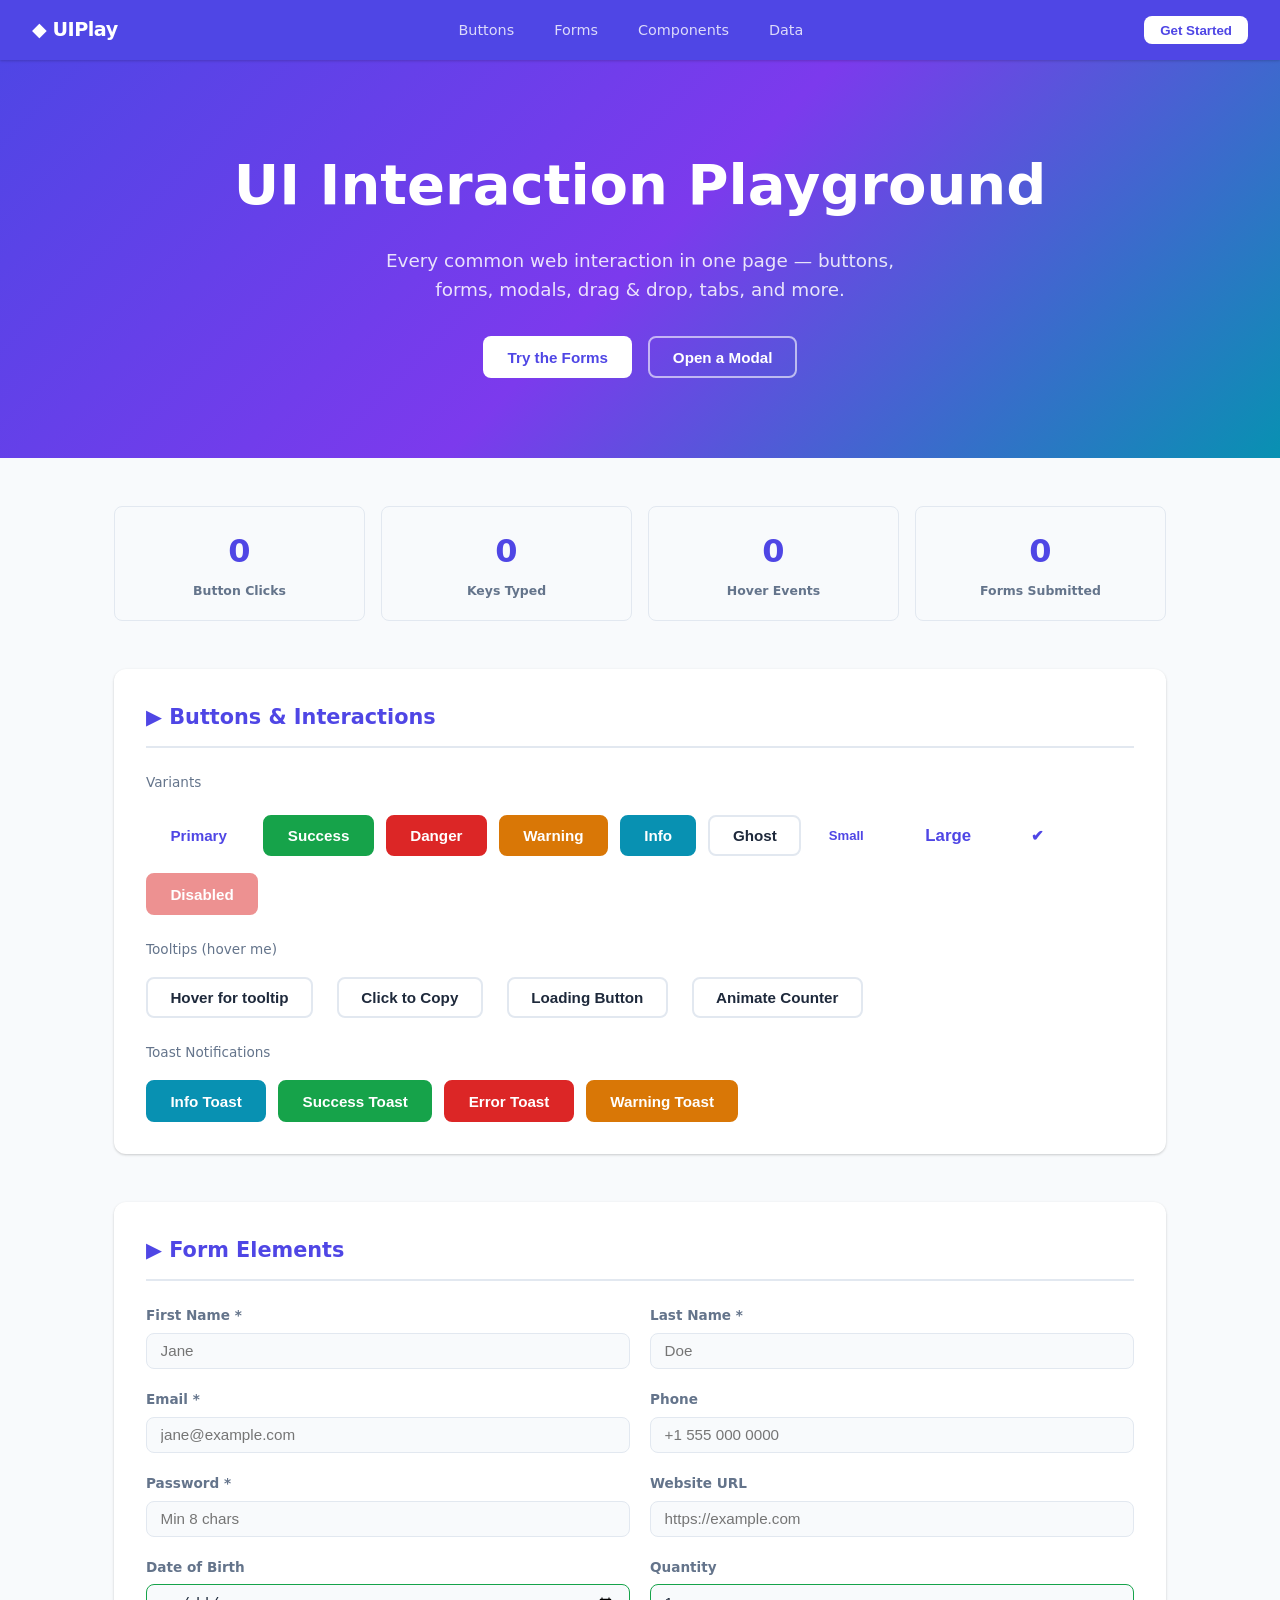
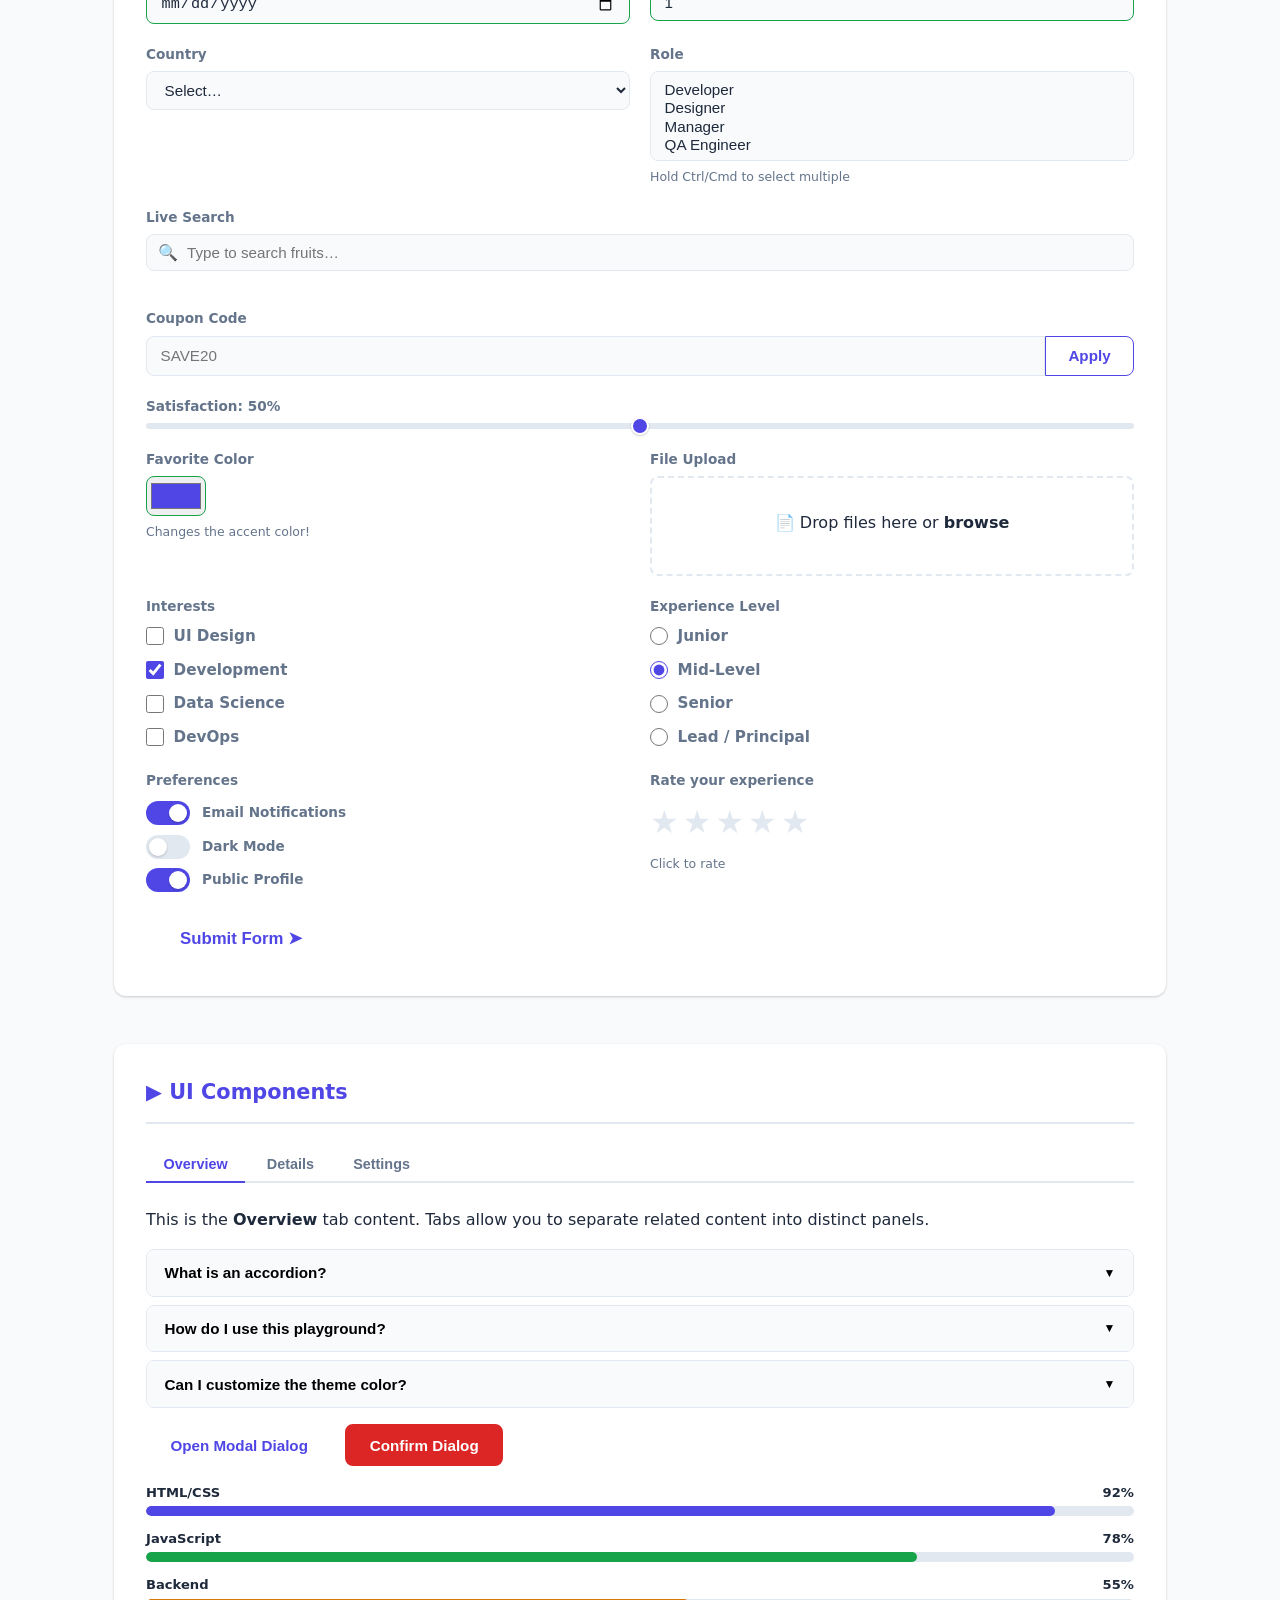
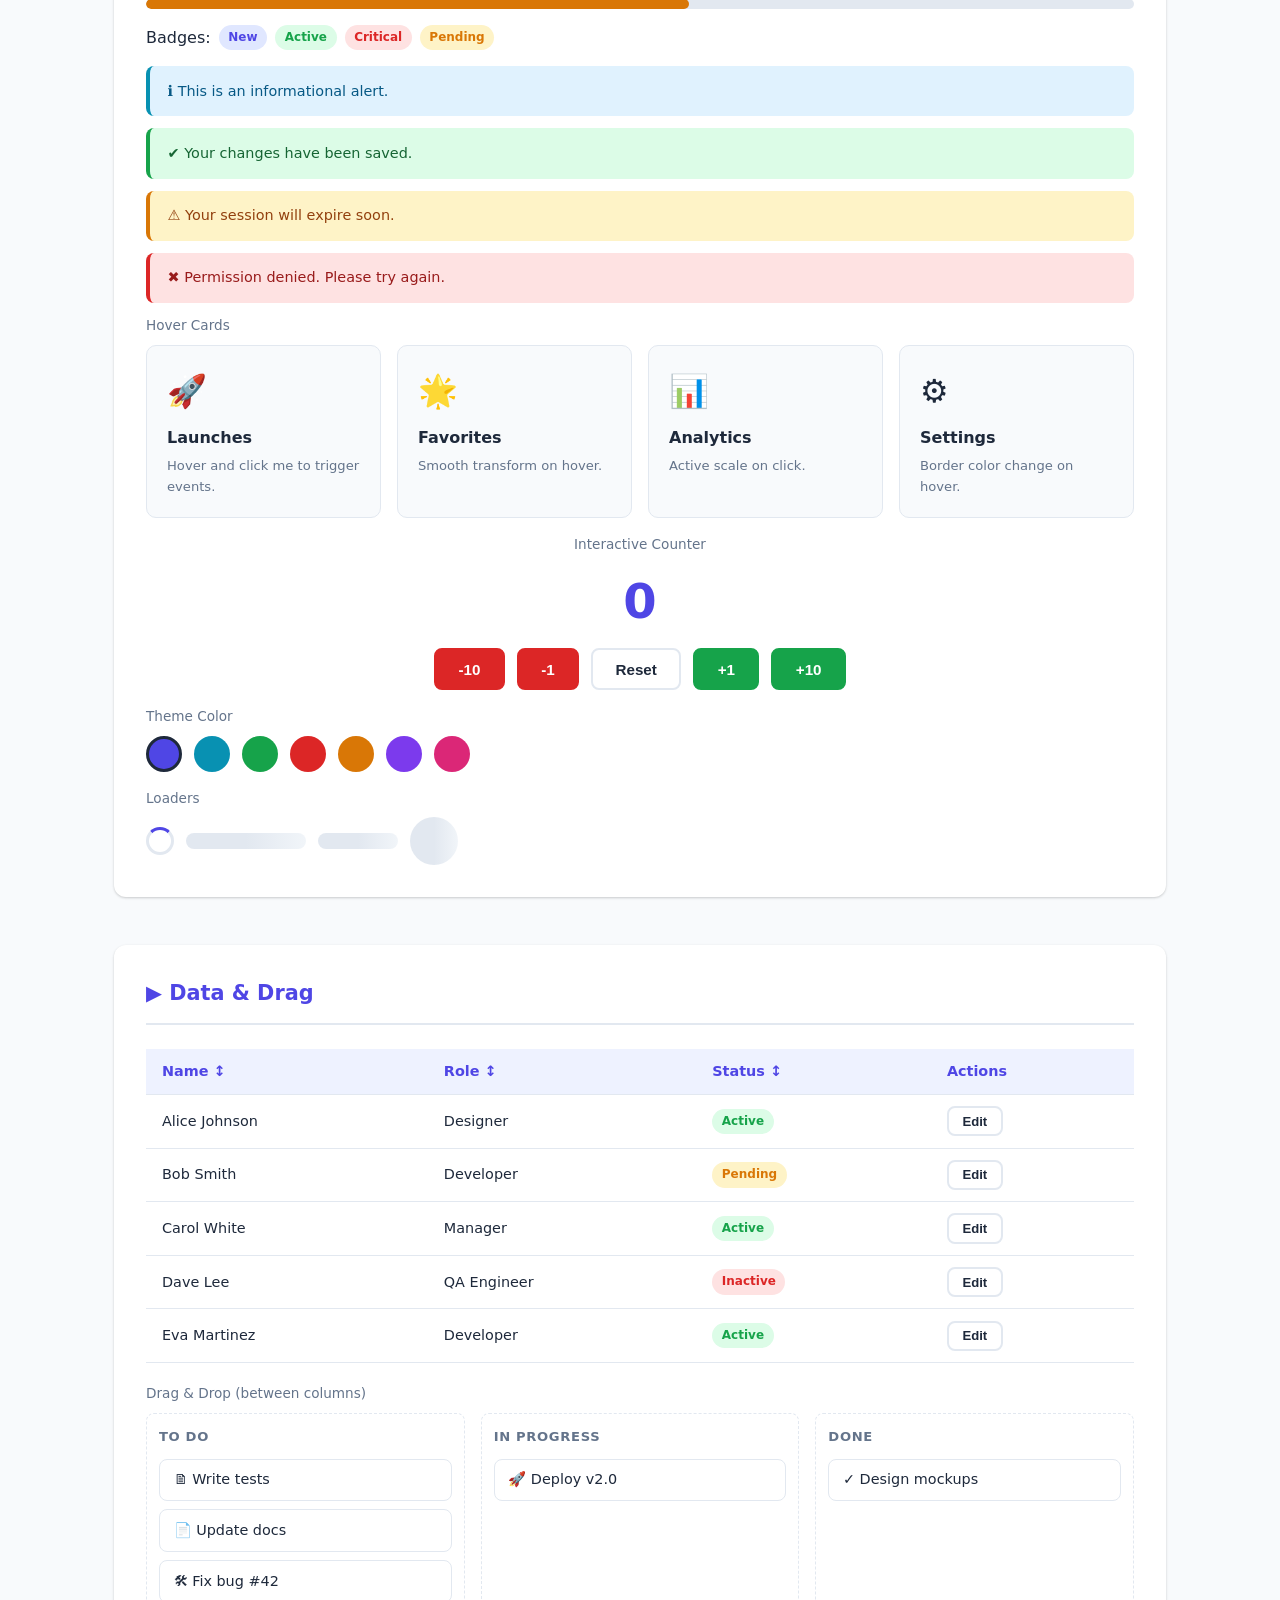
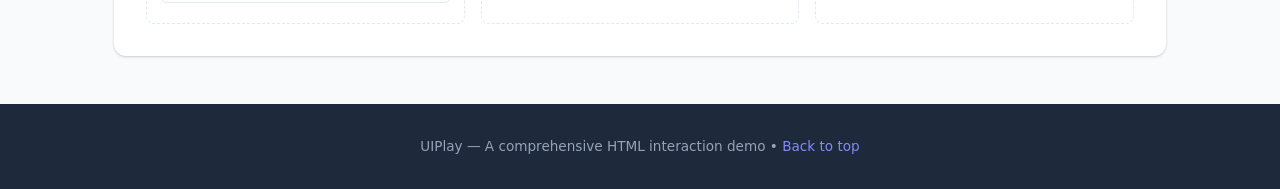
<file: artifacts/5b5389b3-7c10-437f-9f87-643dac88d1ed/dom_snapshot.html>
<!DOCTYPE html><html lang="en"><head>
  <meta charset="UTF-8">
  <meta name="viewport" content="width=device-width, initial-scale=1.0">
  <title>UI Interaction Playground</title>
  <style>
    *,
    *::before,
    *::after {
      box-sizing: border-box;
      margin: 0;
      padding: 0;
    }

    :root {
      --primary: #4f46e5;
      --primary-dark: #3730a3;
      --success: #16a34a;
      --danger: #dc2626;
      --warning: #d97706;
      --info: #0891b2;
      --bg: #f8fafc;
      --surface: #ffffff;
      --border: #e2e8f0;
      --text: #1e293b;
      --muted: #64748b;
      --radius: 8px;
      --shadow: 0 1px 3px rgba(0, 0, 0, .12), 0 1px 2px rgba(0, 0, 0, .08);
      --shadow-lg: 0 10px 25px rgba(0, 0, 0, .12);
    }

    body {
      font-family: system-ui, sans-serif;
      background: var(--bg);
      color: var(--text);
      line-height: 1.6;
    }

    /* ── NAV ── */
    nav {
      background: var(--primary);
      color: #fff;
      display: flex;
      align-items: center;
      justify-content: space-between;
      padding: 0 2rem;
      height: 60px;
      position: sticky;
      top: 0;
      z-index: 100;
      box-shadow: var(--shadow);
    }

    nav .logo {
      font-weight: 700;
      font-size: 1.2rem;
      letter-spacing: -.5px;
    }

    nav ul {
      list-style: none;
      display: flex;
      gap: 1.5rem;
    }

    nav ul li a {
      color: rgba(255, 255, 255, .8);
      text-decoration: none;
      font-size: .9rem;
      padding: .25rem .5rem;
      border-radius: 4px;
      transition: background .2s, color .2s;
    }

    nav ul li a:hover {
      background: rgba(255, 255, 255, .15);
      color: #fff;
    }

    nav .nav-cta {
      background: #fff;
      color: var(--primary);
      border: none;
      padding: .4rem 1rem;
      border-radius: var(--radius);
      font-weight: 600;
      cursor: pointer;
      transition: transform .15s, box-shadow .15s;
    }

    nav .nav-cta:hover {
      transform: translateY(-1px);
      box-shadow: 0 4px 12px rgba(0, 0, 0, .2);
    }

    /* ── HERO ── */
    .hero {
      background: linear-gradient(135deg, #4f46e5 0%, #7c3aed 50%, #0891b2 100%);
      color: #fff;
      text-align: center;
      padding: 5rem 2rem;
    }

    .hero h1 {
      font-size: clamp(2rem, 5vw, 3.5rem);
      font-weight: 800;
      margin-bottom: 1rem;
    }

    .hero p {
      font-size: 1.15rem;
      opacity: .85;
      max-width: 550px;
      margin: 0 auto 2rem;
    }

    .hero-btns {
      display: flex;
      gap: 1rem;
      justify-content: center;
      flex-wrap: wrap;
    }

    .btn {
      display: inline-flex;
      align-items: center;
      gap: .4rem;
      padding: .65rem 1.4rem;
      border-radius: var(--radius);
      font-size: .95rem;
      font-weight: 600;
      cursor: pointer;
      border: 2px solid transparent;
      transition: all .2s;
      text-decoration: none;
    }

    .btn-primary {
      background: #fff;
      color: var(--primary);
    }

    .btn-primary:hover {
      background: #e0e7ff;
      transform: translateY(-2px);
      box-shadow: var(--shadow-lg);
    }

    .btn-outline {
      background: transparent;
      color: #fff;
      border-color: rgba(255, 255, 255, .6);
    }

    .btn-outline:hover {
      background: rgba(255, 255, 255, .15);
      border-color: #fff;
    }

    /* ── LAYOUT ── */
    main {
      max-width: 1100px;
      margin: 0 auto;
      padding: 3rem 1.5rem;
      display: grid;
      gap: 3rem;
    }

    section {
      background: var(--surface);
      border-radius: 12px;
      padding: 2rem;
      box-shadow: var(--shadow);
    }

    section h2 {
      font-size: 1.3rem;
      font-weight: 700;
      margin-bottom: 1.5rem;
      padding-bottom: .75rem;
      border-bottom: 2px solid var(--border);
      color: var(--primary);
    }

    /* ── BUTTONS ── */
    .btn-grid {
      display: flex;
      flex-wrap: wrap;
      gap: .75rem;
      align-items: center;
    }

    .btn-success {
      background: var(--success);
      color: #fff;
      border-color: var(--success);
    }

    .btn-success:hover {
      background: #15803d;
      transform: translateY(-2px);
      box-shadow: 0 4px 12px rgba(22, 163, 74, .35);
    }

    .btn-danger {
      background: var(--danger);
      color: #fff;
      border-color: var(--danger);
    }

    .btn-danger:hover {
      background: #b91c1c;
      transform: translateY(-2px);
      box-shadow: 0 4px 12px rgba(220, 38, 38, .35);
    }

    .btn-warning {
      background: var(--warning);
      color: #fff;
      border-color: var(--warning);
    }

    .btn-warning:hover {
      background: #b45309;
      transform: translateY(-2px);
    }

    .btn-info {
      background: var(--info);
      color: #fff;
      border-color: var(--info);
    }

    .btn-info:hover {
      background: #0e7490;
      transform: translateY(-2px);
    }

    .btn-ghost {
      background: transparent;
      color: var(--text);
      border-color: var(--border);
    }

    .btn-ghost:hover {
      background: var(--bg);
    }

    .btn-sm {
      padding: .35rem .85rem;
      font-size: .82rem;
    }

    .btn-lg {
      padding: .85rem 2rem;
      font-size: 1.05rem;
    }

    .btn-icon {
      width: 40px;
      height: 40px;
      padding: 0;
      justify-content: center;
      border-radius: 50%;
    }

    .btn:active {
      transform: scale(.97) !important;
    }

    .btn:disabled {
      opacity: .5;
      cursor: not-allowed;
      transform: none !important;
    }

    /* ── FORM ── */
    .form-grid {
      display: grid;
      grid-template-columns: 1fr 1fr;
      gap: 1.25rem;
    }

    @media (max-width: 600px) {
      .form-grid {
        grid-template-columns: 1fr;
      }
    }

    .field {
      display: flex;
      flex-direction: column;
      gap: .35rem;
    }

    .field.full {
      grid-column: 1 / -1;
    }

    label {
      font-size: .85rem;
      font-weight: 600;
      color: var(--muted);
    }

    input[type="text"],
    input[type="email"],
    input[type="password"],
    input[type="number"],
    input[type="tel"],
    input[type="date"],
    input[type="url"],
    input[type="search"],
    select,
    textarea {
      width: 100%;
      padding: .55rem .85rem;
      border: 1.5px solid var(--border);
      border-radius: var(--radius);
      font-size: .95rem;
      background: var(--bg);
      color: var(--text);
      outline: none;
      transition: border-color .2s, box-shadow .2s;
    }

    input:focus,
    select:focus,
    textarea:focus {
      border-color: var(--primary);
      box-shadow: 0 0 0 3px rgba(79, 70, 229, .15);
    }

    input:invalid:not(:placeholder-shown) {
      border-color: var(--danger);
    }

    input:valid:not(:placeholder-shown) {
      border-color: var(--success);
    }

    textarea {
      resize: vertical;
      min-height: 90px;
    }

    .input-group {
      display: flex;
    }

    .input-group input {
      border-radius: var(--radius) 0 0 var(--radius);
    }

    .input-group .btn {
      border-radius: 0 var(--radius) var(--radius) 0;
      border: 1.5px solid var(--primary);
    }

    .hint {
      font-size: .78rem;
      color: var(--muted);
    }

    /* range */
    input[type="range"] {
      -webkit-appearance: none;
      width: 100%;
      height: 6px;
      border-radius: 3px;
      background: var(--border);
      outline: none;
      cursor: pointer;
    }

    input[type="range"]::-webkit-slider-thumb {
      -webkit-appearance: none;
      width: 18px;
      height: 18px;
      border-radius: 50%;
      background: var(--primary);
      border: 2px solid #fff;
      box-shadow: var(--shadow);
    }

    /* color */
    input[type="color"] {
      height: 40px;
      width: 60px;
      padding: 2px;
      border-radius: var(--radius);
      cursor: pointer;
    }

    /* file */
    .file-drop {
      border: 2px dashed var(--border);
      border-radius: var(--radius);
      padding: 2rem;
      text-align: center;
      cursor: pointer;
      transition: border-color .2s, background .2s;
    }

    .file-drop:hover {
      border-color: var(--primary);
      background: #eef2ff;
    }

    .file-drop input {
      display: none;
    }

    /* checkbox / radio */
    .check-group {
      display: flex;
      flex-direction: column;
      gap: .6rem;
    }

    .check-row {
      display: flex;
      align-items: center;
      gap: .6rem;
      cursor: pointer;
      font-size: .95rem;
    }

    .check-row input[type="checkbox"],
    .check-row input[type="radio"] {
      width: 18px;
      height: 18px;
      accent-color: var(--primary);
      cursor: pointer;
    }

    /* toggle switch */
    .toggle {
      display: flex;
      align-items: center;
      gap: .75rem;
      cursor: pointer;
    }

    .toggle input {
      display: none;
    }

    .toggle-track {
      width: 44px;
      height: 24px;
      background: var(--border);
      border-radius: 12px;
      position: relative;
      transition: background .2s;
    }

    .toggle input:checked+.toggle-track {
      background: var(--primary);
    }

    .toggle-track::after {
      content: '';
      position: absolute;
      top: 3px;
      left: 3px;
      width: 18px;
      height: 18px;
      border-radius: 50%;
      background: #fff;
      box-shadow: var(--shadow);
      transition: transform .2s;
    }

    .toggle input:checked+.toggle-track::after {
      transform: translateX(20px);
    }

    /* ── CARDS / HOVER ── */
    .card-grid {
      display: grid;
      grid-template-columns: repeat(auto-fill, minmax(200px, 1fr));
      gap: 1rem;
    }

    .card {
      background: var(--bg);
      border: 1.5px solid var(--border);
      border-radius: 10px;
      padding: 1.25rem;
      cursor: pointer;
      transition: transform .2s, box-shadow .2s, border-color .2s;
      user-select: none;
    }

    .card:hover {
      transform: translateY(-4px);
      box-shadow: var(--shadow-lg);
      border-color: var(--primary);
    }

    .card:active {
      transform: scale(.98);
    }

    .card-icon {
      font-size: 2rem;
      margin-bottom: .5rem;
    }

    .card h3 {
      font-size: 1rem;
      font-weight: 700;
    }

    .card p {
      font-size: .82rem;
      color: var(--muted);
      margin-top: .25rem;
    }

    /* ── TABS ── */
    .tabs {
      border-bottom: 2px solid var(--border);
      display: flex;
      gap: .25rem;
      margin-bottom: 1.5rem;
    }

    .tab {
      padding: .55rem 1.1rem;
      border: none;
      background: none;
      font-size: .9rem;
      font-weight: 600;
      color: var(--muted);
      cursor: pointer;
      border-bottom: 2px solid transparent;
      margin-bottom: -2px;
      transition: color .15s, border-color .15s;
    }

    .tab:hover {
      color: var(--primary);
    }

    .tab.active {
      color: var(--primary);
      border-bottom-color: var(--primary);
    }

    .tab-panel {
      display: none;
    }

    .tab-panel.active {
      display: block;
    }

    /* ── ACCORDION ── */
    .accordion-item {
      border: 1.5px solid var(--border);
      border-radius: var(--radius);
      overflow: hidden;
      margin-bottom: .5rem;
    }

    .accordion-header {
      width: 100%;
      padding: .9rem 1.1rem;
      background: var(--bg);
      border: none;
      text-align: left;
      font-size: .95rem;
      font-weight: 600;
      cursor: pointer;
      display: flex;
      justify-content: space-between;
      align-items: center;
      transition: background .15s;
    }

    .accordion-header:hover {
      background: #e0e7ff;
    }

    .accordion-header::after {
      content: '▼';
      font-size: .75rem;
      transition: transform .2s;
    }

    .accordion-header.open::after {
      transform: rotate(-180deg);
    }

    .accordion-body {
      max-height: 0;
      overflow: hidden;
      transition: max-height .3s ease, padding .3s;
      padding: 0 1.1rem;
      font-size: .9rem;
      color: var(--muted);
    }

    .accordion-body.open {
      max-height: 200px;
      padding: .9rem 1.1rem;
    }

    /* ── MODAL ── */
    .modal-overlay {
      display: none;
      position: fixed;
      inset: 0;
      background: rgba(0, 0, 0, .5);
      z-index: 1000;
      align-items: center;
      justify-content: center;
    }

    .modal-overlay.open {
      display: flex;
    }

    .modal {
      background: var(--surface);
      border-radius: 12px;
      padding: 2rem;
      max-width: 480px;
      width: 90%;
      box-shadow: var(--shadow-lg);
      animation: fadeUp .25s ease;
    }

    @keyframes fadeUp {
      from {
        opacity: 0;
        transform: translateY(20px);
      }

      to {
        opacity: 1;
        transform: translateY(0);
      }
    }

    .modal h3 {
      font-size: 1.2rem;
      margin-bottom: .75rem;
    }

    .modal p {
      color: var(--muted);
      margin-bottom: 1.5rem;
      font-size: .9rem;
    }

    .modal-actions {
      display: flex;
      gap: .75rem;
      justify-content: flex-end;
    }

    /* ── TOOLTIP ── */
    .tooltip-demo {
      display: flex;
      gap: 1.5rem;
      flex-wrap: wrap;
      align-items: center;
    }

    [data-tooltip] {
      position: relative;
    }

    [data-tooltip]::before {
      content: attr(data-tooltip);
      position: absolute;
      bottom: 120%;
      left: 50%;
      transform: translateX(-50%);
      background: #1e293b;
      color: #fff;
      font-size: .78rem;
      padding: .35rem .65rem;
      border-radius: 5px;
      white-space: nowrap;
      opacity: 0;
      pointer-events: none;
      transition: opacity .15s;
    }

    [data-tooltip]:hover::before {
      opacity: 1;
    }

    /* ── PROGRESS / BADGE ── */
    .progress-wrap {
      display: flex;
      flex-direction: column;
      gap: .75rem;
    }

    .progress-label {
      display: flex;
      justify-content: space-between;
      font-size: .82rem;
      font-weight: 600;
      margin-bottom: .2rem;
    }

    .progress-bar {
      height: 10px;
      border-radius: 5px;
      background: var(--border);
      overflow: hidden;
    }

    .progress-fill {
      height: 100%;
      border-radius: 5px;
      background: var(--primary);
      transition: width .6s ease;
    }

    .progress-fill.success {
      background: var(--success);
    }

    .progress-fill.warning {
      background: var(--warning);
    }

    .badge {
      display: inline-block;
      padding: .2rem .6rem;
      border-radius: 999px;
      font-size: .75rem;
      font-weight: 700;
    }

    .badge-primary {
      background: #e0e7ff;
      color: var(--primary);
    }

    .badge-success {
      background: #dcfce7;
      color: var(--success);
    }

    .badge-danger {
      background: #fee2e2;
      color: var(--danger);
    }

    .badge-warning {
      background: #fef3c7;
      color: var(--warning);
    }

    .badges {
      display: flex;
      gap: .5rem;
      flex-wrap: wrap;
      align-items: center;
    }

    /* ── TABLE ── */
    .table-wrap {
      overflow-x: auto;
    }

    table {
      width: 100%;
      border-collapse: collapse;
      font-size: .9rem;
    }

    thead {
      background: #eef2ff;
    }

    th,
    td {
      padding: .7rem 1rem;
      text-align: left;
      border-bottom: 1px solid var(--border);
    }

    th {
      font-weight: 700;
      color: var(--primary);
      white-space: nowrap;
    }

    tr:hover td {
      background: #f8faff;
    }

    .sortable {
      cursor: pointer;
      user-select: none;
    }

    .sortable:hover {
      color: var(--primary-dark);
    }

    /* ── ALERT / TOAST ── */
    .alert {
      padding: .85rem 1.1rem;
      border-radius: var(--radius);
      border-left: 4px solid;
      margin-bottom: .75rem;
      font-size: .9rem;
    }

    .alert-info {
      background: #e0f2fe;
      border-color: var(--info);
      color: #075985;
    }

    .alert-success {
      background: #dcfce7;
      border-color: var(--success);
      color: #166534;
    }

    .alert-warning {
      background: #fef3c7;
      border-color: var(--warning);
      color: #92400e;
    }

    .alert-danger {
      background: #fee2e2;
      border-color: var(--danger);
      color: #991b1b;
    }

    #toast-container {
      position: fixed;
      bottom: 1.5rem;
      right: 1.5rem;
      z-index: 2000;
      display: flex;
      flex-direction: column;
      gap: .5rem;
    }

    .toast {
      background: #1e293b;
      color: #fff;
      padding: .75rem 1.25rem;
      border-radius: var(--radius);
      font-size: .88rem;
      box-shadow: var(--shadow-lg);
      animation: slideIn .3s ease;
      cursor: pointer;
    }

    .toast.success {
      background: var(--success);
    }

    .toast.danger {
      background: var(--danger);
    }

    .toast.warning {
      background: var(--warning);
    }

    @keyframes slideIn {
      from {
        opacity: 0;
        transform: translateX(30px);
      }

      to {
        opacity: 1;
        transform: translateX(0);
      }
    }

    @keyframes slideOut {
      to {
        opacity: 0;
        transform: translateX(30px);
      }
    }

    /* ── DRAG & DROP ── */
    .drag-area {
      display: flex;
      gap: 1rem;
      flex-wrap: wrap;
    }

    .drag-list {
      flex: 1;
      min-width: 200px;
      border: 1.5px dashed var(--border);
      border-radius: var(--radius);
      padding: .75rem;
      min-height: 160px;
    }

    .drag-list h4 {
      font-size: .82rem;
      font-weight: 700;
      color: var(--muted);
      margin-bottom: .75rem;
      text-transform: uppercase;
      letter-spacing: .05em;
    }

    .drag-item {
      background: var(--surface);
      border: 1.5px solid var(--border);
      border-radius: var(--radius);
      padding: .55rem .85rem;
      margin-bottom: .5rem;
      cursor: grab;
      font-size: .9rem;
      display: flex;
      align-items: center;
      gap: .5rem;
      transition: box-shadow .15s, opacity .15s;
    }

    .drag-item:active {
      cursor: grabbing;
    }

    .drag-item.dragging {
      opacity: .4;
      box-shadow: var(--shadow-lg);
    }

    .drag-list.drag-over {
      border-color: var(--primary);
      background: #eef2ff;
    }

    /* ── COUNTER / ANIMATION ── */
    .counter-box {
      text-align: center;
    }

    .counter-display {
      font-size: 3rem;
      font-weight: 800;
      color: var(--primary);
      margin: .5rem 0;
      font-variant-numeric: tabular-nums;
    }

    .counter-btns {
      display: flex;
      gap: .75rem;
      justify-content: center;
    }

    /* ── SEARCH ── */
    .search-box {
      position: relative;
    }

    .search-box input {
      padding-left: 2.5rem;
    }

    .search-box .search-icon {
      position: absolute;
      left: .75rem;
      top: 50%;
      transform: translateY(-50%);
      color: var(--muted);
      pointer-events: none;
    }

    #search-results {
      margin-top: .75rem;
      display: flex;
      flex-direction: column;
      gap: .4rem;
    }

    .result-item {
      padding: .5rem .85rem;
      border-radius: var(--radius);
      background: var(--bg);
      border: 1px solid var(--border);
      font-size: .9rem;
      cursor: pointer;
      transition: background .15s;
    }

    .result-item:hover {
      background: #eef2ff;
    }

    .result-item mark {
      background: #fde68a;
      border-radius: 2px;
      padding: 0 2px;
    }

    /* ── RATING ── */
    .star-rating {
      display: flex;
      gap: .25rem;
      font-size: 2rem;
      cursor: pointer;
    }

    .star {
      transition: color .1s;
      color: var(--border);
    }

    .star.active,
    .star:hover,
    .star-rating:hover .star {
      color: #f59e0b;
    }

    .star-rating .star:hover~.star {
      color: var(--border);
    }

    /* ── COLOR THEME SWITCHER ── */
    .theme-swatches {
      display: flex;
      gap: .75rem;
      flex-wrap: wrap;
    }

    .swatch {
      width: 36px;
      height: 36px;
      border-radius: 50%;
      cursor: pointer;
      border: 3px solid transparent;
      transition: transform .15s, border-color .15s;
    }

    .swatch:hover {
      transform: scale(1.15);
    }

    .swatch.active {
      border-color: var(--text);
    }

    /* ── RESPONSIVE TABLE-LIKE ── */
    .stats-row {
      display: grid;
      grid-template-columns: repeat(auto-fit, minmax(140px, 1fr));
      gap: 1rem;
    }

    .stat-card {
      background: var(--bg);
      border-radius: var(--radius);
      padding: 1.2rem;
      text-align: center;
      border: 1px solid var(--border);
      transition: transform .2s;
    }

    .stat-card:hover {
      transform: translateY(-3px);
    }

    .stat-num {
      font-size: 2rem;
      font-weight: 800;
      color: var(--primary);
    }

    .stat-label {
      font-size: .78rem;
      color: var(--muted);
      font-weight: 600;
      margin-top: .2rem;
    }

    /* ── FOOTER ── */
    footer {
      background: #1e293b;
      color: #94a3b8;
      text-align: center;
      padding: 2rem;
      font-size: .85rem;
    }

    footer a {
      color: #818cf8;
      text-decoration: none;
    }

    footer a:hover {
      text-decoration: underline;
    }

    /* ── LOADER ── */
    .spinner {
      width: 28px;
      height: 28px;
      border: 3px solid var(--border);
      border-top-color: var(--primary);
      border-radius: 50%;
      animation: spin .7s linear infinite;
    }

    @keyframes spin {
      to {
        transform: rotate(360deg);
      }
    }

    .skeleton {
      background: linear-gradient(90deg, var(--border) 25%, #f1f5f9 50%, var(--border) 75%);
      background-size: 200% 100%;
      animation: shimmer 1.4s infinite;
      border-radius: var(--radius);
    }

    @keyframes shimmer {
      0% {
        background-position: 200% 0;
      }

      100% {
        background-position: -200% 0;
      }
    }

    /* ── MISC ── */
    .flex-wrap-center {
      display: flex;
      flex-wrap: wrap;
      gap: .75rem;
      align-items: center;
    }

    .mt1 {
      margin-top: 1rem;
    }
  </style>
</head>

<body>

  <!-- ─── NAVIGATION ─── -->
  <nav>
    <span class="logo">◆ UIPlay</span>
    <ul>
      <li><a href="#buttons">Buttons</a></li>
      <li><a href="#forms">Forms</a></li>
      <li><a href="#components">Components</a></li>
      <li><a href="#data">Data</a></li>
    </ul>
    <button class="nav-cta" onclick="showToast('Welcome to UIPlay!','success')">Get Started</button>
  </nav>

  <!-- ─── HERO ─── -->
  <header class="hero">
    <h1>UI Interaction Playground</h1>
    <p>Every common web interaction in one page — buttons, forms, modals, drag &amp; drop, tabs, and more.</p>
    <div class="hero-btns">
      <button class="btn btn-primary" onclick="document.getElementById('forms').scrollIntoView({behavior:'smooth'})">Try
        the Forms</button>
      <button class="btn btn-outline" onclick="openModal()">Open a Modal</button>
    </div>
  </header>

  <!-- ─── STATS ─── -->
  <main>
    <div class="stats-row">
      <div class="stat-card">
        <div class="stat-num" id="ctr-clicks">0</div>
        <div class="stat-label">Button Clicks</div>
      </div>
      <div class="stat-card">
        <div class="stat-num" id="ctr-keys">0</div>
        <div class="stat-label">Keys Typed</div>
      </div>
      <div class="stat-card">
        <div class="stat-num" id="ctr-hover">0</div>
        <div class="stat-label">Hover Events</div>
      </div>
      <div class="stat-card">
        <div class="stat-num" id="ctr-forms">0</div>
        <div class="stat-label">Forms Submitted</div>
      </div>
    </div>

    <!-- ─── BUTTONS ─── -->
    <section id="buttons">
      <h2>▶ Buttons &amp; Interactions</h2>

      <p style="font-size:.85rem;color:var(--muted);margin-bottom:1rem;">Variants</p>
      <div class="btn-grid">
        <button class="btn btn-primary" onclick="track('clicks')">Primary</button>
        <button class="btn btn-success" onclick="track('clicks')">Success</button>
        <button class="btn btn-danger" onclick="track('clicks')">Danger</button>
        <button class="btn btn-warning" onclick="track('clicks')">Warning</button>
        <button class="btn btn-info" onclick="track('clicks')">Info</button>
        <button class="btn btn-ghost" onclick="track('clicks')">Ghost</button>
        <button class="btn btn-primary btn-sm" onclick="track('clicks')">Small</button>
        <button class="btn btn-primary btn-lg" onclick="track('clicks')">Large</button>
        <button class="btn btn-primary btn-icon" title="Icon" onclick="track('clicks')">✔</button>
        <button class="btn btn-danger" disabled="">Disabled</button>
      </div>

      <p style="font-size:.85rem;color:var(--muted);margin-top:1.5rem;margin-bottom:1rem;">Tooltips (hover me)</p>
      <div class="tooltip-demo">
        <button class="btn btn-ghost" data-tooltip="This is a tooltip!" onclick="track('clicks')">Hover for
          tooltip</button>
        <button class="btn btn-ghost" data-tooltip="Copy to clipboard" onclick="copyText('Hello UIPlay!');track('clicks')">Click to Copy</button>
        <button class="btn btn-ghost" data-tooltip="Trigger a loading state" onclick="loadBtn(this);track('clicks')">Loading Button</button>
        <button class="btn btn-ghost" data-tooltip="Animate count" onclick="animateCounter();track('clicks')">Animate
          Counter</button>
      </div>

      <p style="font-size:.85rem;color:var(--muted);margin-top:1.5rem;margin-bottom:1rem;">Toast Notifications</p>
      <div class="btn-grid">
        <button class="btn btn-info" onclick="showToast('Info message!');track('clicks')">Info Toast</button>
        <button class="btn btn-success" onclick="showToast('Saved successfully!','success');track('clicks')">Success
          Toast</button>
        <button class="btn btn-danger" onclick="showToast('Something went wrong.','danger');track('clicks')">Error
          Toast</button>
        <button class="btn btn-warning" onclick="showToast('Check your input.','warning');track('clicks')">Warning
          Toast</button>
      </div>
    </section>

    <!-- ─── FORMS ─── -->
    <section id="forms">
      <h2>▶ Form Elements</h2>
      <form id="main-form" onsubmit="submitForm(event)">
        <div class="form-grid">

          <div class="field">
            <label for="fname">First Name *</label>
            <input type="text" id="fname" name="fname" placeholder="Jane" required="" style="">
          </div>
          <div class="field">
            <label for="lname">Last Name *</label>
            <input type="text" id="lname" name="lname" placeholder="Doe" required="" style="">
          </div>
          <div class="field">
            <label for="email">Email *</label>
            <input type="email" id="email" name="email" placeholder="jane@example.com" required="" style="">
          </div>
          <div class="field">
            <label for="phone">Phone</label>
            <input type="tel" id="phone" name="phone" placeholder="+1 555 000 0000" style="">
          </div>
          <div class="field">
            <label for="pwd">Password *</label>
            <input type="password" id="pwd" name="pwd" placeholder="Min 8 chars" minlength="8" required="" style="">
          </div>
          <div class="field">
            <label for="url">Website URL</label>
            <input type="url" id="url" name="url" placeholder="https://example.com" style="">
          </div>
          <div class="field">
            <label for="dob">Date of Birth</label>
            <input type="date" id="dob" name="dob" style="">
          </div>
          <div class="field">
            <label for="qty">Quantity</label>
            <input type="number" id="qty" name="qty" min="0" max="100" value="1" style="">
          </div>

          <div class="field">
            <label for="country">Country</label>
            <select id="country" name="country">
              <option value="">Select…</option>
              <option>United States</option>
              <option>United Kingdom</option>
              <option>Canada</option>
              <option>Australia</option>
              <option>India</option>
              <option>Germany</option>
            </select>
          </div>
          <div class="field">
            <label for="role">Role</label>
            <select id="role" name="role" multiple="" style="height:90px;">
              <option>Developer</option>
              <option>Designer</option>
              <option>Manager</option>
              <option>QA Engineer</option>
            </select>
            <span class="hint">Hold Ctrl/Cmd to select multiple</span>
          </div>

          <!-- Search with autocomplete -->
          <div class="field full">
            <label for="search-input">Live Search</label>
            <div class="search-box">
              <span class="search-icon">🔍</span>
              <input type="search" id="search-input" placeholder="Type to search fruits…" oninput="doSearch(this.value)" style="">
            </div>
            <div id="search-results"></div>
          </div>

          <!-- Input group -->
          <div class="field full">
            <label>Coupon Code</label>
            <div class="input-group">
              <input type="text" id="coupon" placeholder="SAVE20" style="">
              <button type="button" class="btn btn-primary" onclick="applyCoupon()">Apply</button>
            </div>
          </div>

          <!-- Range -->
          <div class="field full">
            <label>Satisfaction: <strong id="range-val">50</strong>%</label>
            <input type="range" min="0" max="100" value="50" oninput="document.getElementById('range-val').textContent=this.value" style="">
          </div>

          <!-- Color -->
          <div class="field">
            <label for="fav-color">Favorite Color</label>
            <input type="color" id="fav-color" value="#4f46e5" oninput="document.documentElement.style.setProperty('--primary',this.value)" style="">
            <span class="hint">Changes the accent color!</span>
          </div>

          <!-- File upload -->
          <div class="field">
            <label>File Upload</label>
            <div class="file-drop" onclick="document.getElementById('file-input').click()" ondragover="event.preventDefault();this.style.borderColor='var(--primary)'" ondrop="handleDrop(event,this)">
              <input type="file" id="file-input" multiple="" onchange="showFiles(this)" style="">
              <div>📄 Drop files here or <strong>browse</strong></div>
              <div id="file-names" style="font-size:.8rem;color:var(--muted);margin-top:.4rem;"></div>
            </div>
          </div>

          <!-- Checkboxes -->
          <div class="field">
            <label>Interests</label>
            <div class="check-group">
              <label class="check-row"><input type="checkbox" name="interest" value="design" style=""> UI Design</label>
              <label class="check-row"><input type="checkbox" name="interest" value="dev" checked="" style=""> Development</label>
              <label class="check-row"><input type="checkbox" name="interest" value="data" style=""> Data Science</label>
              <label class="check-row"><input type="checkbox" name="interest" value="devops" style=""> DevOps</label>
            </div>
          </div>

          <!-- Radio -->
          <div class="field">
            <label>Experience Level</label>
            <div class="check-group">
              <label class="check-row"><input type="radio" name="level" value="junior" style=""> Junior</label>
              <label class="check-row"><input type="radio" name="level" value="mid" checked="" style=""> Mid-Level</label>
              <label class="check-row"><input type="radio" name="level" value="senior" style=""> Senior</label>
              <label class="check-row"><input type="radio" name="level" value="lead" style=""> Lead / Principal</label>
            </div>
          </div>

          <!-- Toggles -->
          <div class="field">
            <label>Preferences</label>
            <div style="display:flex;flex-direction:column;gap:.6rem;margin-top:.25rem;">
              <label class="toggle"><input type="checkbox" checked="" style=""><span class="toggle-track"></span> Email
                Notifications</label>
              <label class="toggle"><input type="checkbox" style=""><span class="toggle-track"></span> Dark Mode</label>
              <label class="toggle"><input type="checkbox" checked="" style=""><span class="toggle-track"></span> Public
                Profile</label>
            </div>
          </div>

          <!-- Star Rating -->
          <div class="field">
            <label>Rate your experience</label>
            <div class="star-rating" id="star-rating">
              <span class="star" data-v="1">★</span>
              <span class="star" data-v="2">★</span>
              <span class="star" data-v="3">★</span>
              <span class="star" data-v="4">★</span>
              <span class="star" data-v="5">★</span>
            </div>
            <span class="hint" id="star-label">Click to rate</span>
          </div>

          <div class="field full">
            <button type="submit" class="btn btn-primary btn-lg" style="width:100%;">Submit Form ➤</button>
          </div>
        </div>
      </form>
    </section>

    <!-- ─── COMPONENTS ─── -->
    <section id="components">
      <h2>▶ UI Components</h2>

      <!-- TABS -->
      <div>
        <div class="tabs" role="tablist">
          <button class="tab active" onclick="switchTab(this,'t1')">Overview</button>
          <button class="tab" onclick="switchTab(this,'t2')">Details</button>
          <button class="tab" onclick="switchTab(this,'t3')">Settings</button>
        </div>
        <div id="t1" class="tab-panel active">
          <p>This is the <strong>Overview</strong> tab content. Tabs allow you to separate related content into distinct
            panels.</p>
        </div>
        <div id="t2" class="tab-panel">
          <p>This is the <strong>Details</strong> tab. Switch tabs to reveal different content without a page reload.
          </p>
        </div>
        <div id="t3" class="tab-panel">
          <div class="check-group">
            <label class="check-row"><input type="checkbox" checked="" style=""> Enable analytics</label>
            <label class="check-row"><input type="checkbox" style=""> Beta features</label>
          </div>
        </div>
      </div>

      <!-- ACCORDION -->
      <div class="mt1">
        <div class="accordion-item">
          <button class="accordion-header" onclick="toggleAccordion(this)">What is an accordion?</button>
          <div class="accordion-body">An accordion is a vertically stacked list of items where each can be "expanded" to
            reveal content. It keeps the UI clean.</div>
        </div>
        <div class="accordion-item">
          <button class="accordion-header" onclick="toggleAccordion(this)">How do I use this playground?</button>
          <div class="accordion-body">Interact with every element on the page — fill forms, click buttons, drag cards,
            open modals. Stats at the top track your activity.</div>
        </div>
        <div class="accordion-item">
          <button class="accordion-header" onclick="toggleAccordion(this)">Can I customize the theme color?</button>
          <div class="accordion-body">Yes! Use the color picker inside the form section to change the global accent
            color in real time.</div>
        </div>
      </div>

      <!-- MODAL TRIGGER -->
      <div class="mt1">
        <button class="btn btn-primary" onclick="openModal();track('clicks')">Open Modal Dialog</button>
        <button class="btn btn-danger" style="margin-left:.5rem" onclick="openConfirm();track('clicks')">Confirm
          Dialog</button>
      </div>

      <!-- PROGRESS BARS -->
      <div class="progress-wrap mt1">
        <div>
          <div class="progress-label"><span>HTML/CSS</span><span>92%</span></div>
          <div class="progress-bar">
            <div class="progress-fill" style="width:92%"></div>
          </div>
        </div>
        <div>
          <div class="progress-label"><span>JavaScript</span><span>78%</span></div>
          <div class="progress-bar">
            <div class="progress-fill success" style="width:78%"></div>
          </div>
        </div>
        <div>
          <div class="progress-label"><span>Backend</span><span>55%</span></div>
          <div class="progress-bar">
            <div class="progress-fill warning" style="width:55%"></div>
          </div>
        </div>
      </div>

      <!-- BADGES -->
      <div class="badges mt1">
        <span>Badges:</span>
        <span class="badge badge-primary">New</span>
        <span class="badge badge-success">Active</span>
        <span class="badge badge-danger">Critical</span>
        <span class="badge badge-warning">Pending</span>
      </div>

      <!-- ALERTS -->
      <div class="mt1">
        <div class="alert alert-info">ℹ This is an informational alert.</div>
        <div class="alert alert-success">✔ Your changes have been saved.</div>
        <div class="alert alert-warning">⚠ Your session will expire soon.</div>
        <div class="alert alert-danger">✖ Permission denied. Please try again.</div>
      </div>

      <!-- HOVER CARDS -->
      <p style="font-size:.85rem;color:var(--muted);margin:.75rem 0 .5rem;">Hover Cards</p>
      <div class="card-grid">
        <div class="card" onclick="showToast('Card 1 clicked!');track('clicks')" onmouseenter="track('hover')">
          <div class="card-icon">🚀</div>
          <h3>Launches</h3>
          <p>Hover and click me to trigger events.</p>
        </div>
        <div class="card" onclick="showToast('Card 2 clicked!');track('clicks')" onmouseenter="track('hover')">
          <div class="card-icon">🌟</div>
          <h3>Favorites</h3>
          <p>Smooth transform on hover.</p>
        </div>
        <div class="card" onclick="showToast('Card 3 clicked!');track('clicks')" onmouseenter="track('hover')">
          <div class="card-icon">📊</div>
          <h3>Analytics</h3>
          <p>Active scale on click.</p>
        </div>
        <div class="card" onclick="showToast('Card 4 clicked!');track('clicks')" onmouseenter="track('hover')">
          <div class="card-icon">⚙</div>
          <h3>Settings</h3>
          <p>Border color change on hover.</p>
        </div>
      </div>

      <!-- COUNTER -->
      <div class="counter-box mt1">
        <p style="color:var(--muted);font-size:.85rem;">Interactive Counter</p>
        <div class="counter-display" id="counter">0</div>
        <div class="counter-btns">
          <button class="btn btn-danger" onclick="changeCounter(-10)">-10</button>
          <button class="btn btn-danger" onclick="changeCounter(-1)">-1</button>
          <button class="btn btn-ghost" onclick="resetCounter()">Reset</button>
          <button class="btn btn-success" onclick="changeCounter(1)">+1</button>
          <button class="btn btn-success" onclick="changeCounter(10)">+10</button>
        </div>
      </div>

      <!-- THEME SWATCHES -->
      <div class="mt1">
        <p style="font-size:.85rem;color:var(--muted);margin-bottom:.5rem;">Theme Color</p>
        <div class="theme-swatches">
          <div class="swatch active" style="background:#4f46e5" onclick="setTheme('#4f46e5',this)" title="Indigo"></div>
          <div class="swatch" style="background:#0891b2" onclick="setTheme('#0891b2',this)" title="Cyan"></div>
          <div class="swatch" style="background:#16a34a" onclick="setTheme('#16a34a',this)" title="Green"></div>
          <div class="swatch" style="background:#dc2626" onclick="setTheme('#dc2626',this)" title="Red"></div>
          <div class="swatch" style="background:#d97706" onclick="setTheme('#d97706',this)" title="Amber"></div>
          <div class="swatch" style="background:#7c3aed" onclick="setTheme('#7c3aed',this)" title="Purple"></div>
          <div class="swatch" style="background:#db2777" onclick="setTheme('#db2777',this)" title="Pink"></div>
        </div>
      </div>

      <!-- LOADERS -->
      <div class="mt1">
        <p style="font-size:.85rem;color:var(--muted);margin-bottom:.5rem;">Loaders</p>
        <div class="flex-wrap-center">
          <div class="spinner"></div>
          <div class="skeleton" style="width:120px;height:16px;"></div>
          <div class="skeleton" style="width:80px;height:16px;"></div>
          <div class="skeleton" style="width:48px;height:48px;border-radius:50%;"></div>
        </div>
      </div>
    </section>

    <!-- ─── DATA ─── -->
    <section id="data">
      <h2>▶ Data &amp; Drag</h2>

      <!-- TABLE -->
      <div class="table-wrap">
        <table id="data-table">
          <thead>
            <tr>
              <th class="sortable" onclick="sortTable(0)">Name ↕</th>
              <th class="sortable" onclick="sortTable(1)">Role ↕</th>
              <th class="sortable" onclick="sortTable(2)">Status ↕</th>
              <th>Actions</th>
            </tr>
          </thead>
          <tbody>
            <tr>
              <td>Alice Johnson</td>
              <td>Designer</td>
              <td><span class="badge badge-success">Active</span></td>
              <td><button class="btn btn-ghost btn-sm" onclick="showToast('Editing Alice');track('clicks')">Edit</button></td>
            </tr>
            <tr>
              <td>Bob Smith</td>
              <td>Developer</td>
              <td><span class="badge badge-warning">Pending</span></td>
              <td><button class="btn btn-ghost btn-sm" onclick="showToast('Editing Bob');track('clicks')">Edit</button>
              </td>
            </tr>
            <tr>
              <td>Carol White</td>
              <td>Manager</td>
              <td><span class="badge badge-success">Active</span></td>
              <td><button class="btn btn-ghost btn-sm" onclick="showToast('Editing Carol');track('clicks')">Edit</button></td>
            </tr>
            <tr>
              <td>Dave Lee</td>
              <td>QA Engineer</td>
              <td><span class="badge badge-danger">Inactive</span></td>
              <td><button class="btn btn-ghost btn-sm" onclick="showToast('Editing Dave');track('clicks')">Edit</button>
              </td>
            </tr>
            <tr>
              <td>Eva Martinez</td>
              <td>Developer</td>
              <td><span class="badge badge-success">Active</span></td>
              <td><button class="btn btn-ghost btn-sm" onclick="showToast('Editing Eva');track('clicks')">Edit</button>
              </td>
            </tr>
          </tbody>
        </table>
      </div>

      <!-- DRAG & DROP -->
      <p style="font-size:.85rem;color:var(--muted);margin:1.25rem 0 .5rem;">Drag &amp; Drop (between columns)</p>
      <div class="drag-area">
        <div class="drag-list" id="todo-list" ondragover="allowDrop(event)" ondrop="dropItem(event,this)" ondragenter="this.classList.add('drag-over')" ondragleave="this.classList.remove('drag-over')">
          <h4>To Do</h4>
          <div class="drag-item" draggable="true" ondragstart="dragStart(event)">🗎 Write tests</div>
          <div class="drag-item" draggable="true" ondragstart="dragStart(event)">📄 Update docs</div>
          <div class="drag-item" draggable="true" ondragstart="dragStart(event)">🛠 Fix bug #42</div>
        </div>
        <div class="drag-list" id="doing-list" ondragover="allowDrop(event)" ondrop="dropItem(event,this)" ondragenter="this.classList.add('drag-over')" ondragleave="this.classList.remove('drag-over')">
          <h4>In Progress</h4>
          <div class="drag-item" draggable="true" ondragstart="dragStart(event)">🚀 Deploy v2.0</div>
        </div>
        <div class="drag-list" id="done-list" ondragover="allowDrop(event)" ondrop="dropItem(event,this)" ondragenter="this.classList.add('drag-over')" ondragleave="this.classList.remove('drag-over')">
          <h4>Done</h4>
          <div class="drag-item" draggable="true" ondragstart="dragStart(event)">✓ Design mockups</div>
        </div>
      </div>
    </section>
  </main>

  <!-- ─── MODAL ─── -->
  <div class="modal-overlay" id="modal" onclick="if(event.target===this)closeModal()">
    <div class="modal">
      <h3>📝 Modal Dialog</h3>
      <p>This is a standard modal. You can put any content here — forms, images, data tables. Click outside or press
        Escape to close.</p>
      <div class="modal-actions">
        <button class="btn btn-ghost" onclick="closeModal()">Cancel</button>
        <button class="btn btn-primary" onclick="closeModal();showToast('Action confirmed!','success')">Confirm</button>
      </div>
    </div>
  </div>

  <!-- ─── CONFIRM MODAL ─── -->
  <div class="modal-overlay" id="confirm-modal" onclick="if(event.target===this)closeConfirm()">
    <div class="modal">
      <h3>⚠️ Are you sure?</h3>
      <p>This action cannot be undone. Please confirm you want to proceed with deleting this item.</p>
      <div class="modal-actions">
        <button class="btn btn-ghost" onclick="closeConfirm()">No, keep it</button>
        <button class="btn btn-danger" onclick="closeConfirm();showToast('Item deleted.','danger')">Yes, delete</button>
      </div>
    </div>
  </div>

  <!-- ─── TOAST CONTAINER ─── -->
  <div id="toast-container"></div>

  <footer>
    <p>UIPlay — A comprehensive HTML interaction demo • <a href="#">Back to top</a></p>
  </footer>

  <script>
    /* ── STATS TRACKERS ── */
    const ctrs = { clicks: 0, keys: 0, hover: 0, forms: 0 };
    function track(type) {
      ctrs[type]++;
      const map = { clicks: 'ctr-clicks', keys: 'ctr-keys', hover: 'ctr-hover', forms: 'ctr-forms' };
      document.getElementById(map[type]).textContent = ctrs[type];
    }
    document.addEventListener('keydown', () => track('keys'));

    /* ── TOAST ── */
    function showToast(msg, type = '') {
      const c = document.getElementById('toast-container');
      const t = document.createElement('div');
      t.className = 'toast' + (type ? ' ' + type : '');
      t.textContent = msg;
      t.onclick = () => t.remove();
      c.appendChild(t);
      setTimeout(() => { t.style.animation = 'slideOut .3s forwards'; setTimeout(() => t.remove(), 300); }, 3000);
    }

    /* ── MODAL ── */
    function openModal() { document.getElementById('modal').classList.add('open'); }
    function closeModal() { document.getElementById('modal').classList.remove('open'); }
    function openConfirm() { document.getElementById('confirm-modal').classList.add('open'); }
    function closeConfirm() { document.getElementById('confirm-modal').classList.remove('open'); }
    document.addEventListener('keydown', e => { if (e.key === 'Escape') { closeModal(); closeConfirm(); } });

    /* ── TABS ── */
    function switchTab(btn, panelId) {
      document.querySelectorAll('.tab').forEach(t => t.classList.remove('active'));
      document.querySelectorAll('.tab-panel').forEach(p => p.classList.remove('active'));
      btn.classList.add('active');
      document.getElementById(panelId).classList.add('active');
      track('clicks');
    }

    /* ── ACCORDION ── */
    function toggleAccordion(btn) {
      const body = btn.nextElementSibling;
      const isOpen = btn.classList.contains('open');
      document.querySelectorAll('.accordion-header').forEach(h => { h.classList.remove('open'); h.nextElementSibling.classList.remove('open'); });
      if (!isOpen) { btn.classList.add('open'); body.classList.add('open'); }
      track('clicks');
    }

    /* ── COUNTER ── */
    let counterVal = 0;
    function changeCounter(n) { counterVal = Math.max(-999, Math.min(999, counterVal + n)); document.getElementById('counter').textContent = counterVal; track('clicks'); }
    function resetCounter() { counterVal = 0; document.getElementById('counter').textContent = 0; track('clicks'); }
    function animateCounter() { let i = 0; const iv = setInterval(() => { changeCounter(Math.random() > .5 ? 1 : -1); if (++i > 20) clearInterval(iv); }, 80); }

    /* ── FORM ── */
    function submitForm(e) {
      e.preventDefault();
      track('forms'); track('clicks');
      showToast('Form submitted successfully!', 'success');
      document.getElementById('main-form').reset();
      document.getElementById('range-val').textContent = '50';
      document.querySelectorAll('.star').forEach(s => s.classList.remove('active'));
      document.getElementById('star-label').textContent = 'Click to rate';
    }

    /* ── COUPON ── */
    function applyCoupon() {
      const val = document.getElementById('coupon').value.trim().toUpperCase();
      if (val === 'SAVE20') showToast('Coupon SAVE20 applied! 20% off.', 'success');
      else if (val === '') showToast('Enter a coupon code first.', 'warning');
      else showToast(`Coupon "${val}" is invalid.`, 'danger');
      track('clicks');
    }

    /* ── COPY ── */
    function copyText(text) {
      navigator.clipboard.writeText(text).then(() => showToast('Copied to clipboard!', 'success')).catch(() => showToast('Copy failed.', 'danger'));
    }

    /* ── LOADING BUTTON ── */
    function loadBtn(btn) {
      const orig = btn.textContent;
      btn.disabled = true;
      btn.innerHTML = '<span style="display:inline-block;width:14px;height:14px;border:2px solid rgba(255,255,255,.4);border-top-color:var(--primary);border-radius:50%;animation:spin .6s linear infinite;vertical-align:middle;margin-right:6px"></span>Loading…';
      setTimeout(() => { btn.disabled = false; btn.textContent = orig; showToast('Loaded!', 'success'); }, 2000);
    }

    /* ── SEARCH ── */
    const fruits = ['Apple', 'Apricot', 'Avocado', 'Banana', 'Blackberry', 'Blueberry', 'Cherry', 'Coconut', 'Dragonfruit', 'Elderberry', 'Fig', 'Grape', 'Guava', 'Jackfruit', 'Kiwi', 'Lemon', 'Lime', 'Lychee', 'Mango', 'Melon', 'Nectarine', 'Orange', 'Papaya', 'Peach', 'Pear', 'Pineapple', 'Plum', 'Pomegranate', 'Raspberry', 'Strawberry', 'Tangerine', 'Watermelon'];
    function doSearch(q) {
      const r = document.getElementById('search-results');
      r.innerHTML = '';
      if (!q) return;
      const hits = fruits.filter(f => f.toLowerCase().includes(q.toLowerCase())).slice(0, 6);
      hits.forEach(f => {
        const d = document.createElement('div');
        d.className = 'result-item';
        const re = new RegExp(`(${q})`, 'gi');
        d.innerHTML = f.replace(re, '<mark>$1</mark>');
        d.onclick = () => { document.getElementById('search-input').value = f; r.innerHTML = ''; showToast(`Selected: ${f}`); track('clicks'); };
        r.appendChild(d);
      });
      if (!hits.length) { const d = document.createElement('div'); d.className = 'result-item'; d.textContent = 'No results'; r.appendChild(d); }
      track('keys');
    }

    /* ── FILE ── */
    function showFiles(input) {
      const names = Array.from(input.files).map(f => f.name).join(', ');
      document.getElementById('file-names').textContent = names || '';
      showToast(`${input.files.length} file(s) selected`, 'success');
    }
    function handleDrop(e, zone) {
      e.preventDefault();
      zone.style.borderColor = '';
      const files = e.dataTransfer.files;
      if (files.length) showToast(`Dropped ${files.length} file(s)`, 'success');
    }

    /* ── STAR RATING ── */
    const stars = document.querySelectorAll('#star-rating .star');
    let currentRating = 0;
    stars.forEach(s => {
      s.addEventListener('click', () => {
        currentRating = +s.dataset.v;
        stars.forEach(st => st.classList.toggle('active', +st.dataset.v <= currentRating));
        document.getElementById('star-label').textContent = ['', 'Poor', 'Fair', 'Good', 'Great', 'Excellent'][currentRating];
        track('clicks');
      });
      s.addEventListener('mouseenter', () => { stars.forEach(st => st.classList.toggle('active', +st.dataset.v <= +s.dataset.v)); track('hover'); });
      s.addEventListener('mouseleave', () => { stars.forEach(st => st.classList.toggle('active', +st.dataset.v <= currentRating)); });
    });

    /* ── THEME ── */
    function setTheme(color, el) {
      document.documentElement.style.setProperty('--primary', color);
      document.documentElement.style.setProperty('--primary-dark', color);
      document.querySelectorAll('.swatch').forEach(s => s.classList.remove('active'));
      el.classList.add('active');
      track('clicks');
    }

    /* ── TABLE SORT ── */
    function sortTable(col) {
      const tb = document.querySelector('#data-table tbody');
      const rows = Array.from(tb.querySelectorAll('tr'));
      const asc = tb.dataset.sort == col ? tb.dataset.dir !== 'asc' : true;
      tb.dataset.sort = col; tb.dataset.dir = asc ? 'asc' : 'desc';
      rows.sort((a, b) => {
        const av = a.cells[col].textContent.trim();
        const bv = b.cells[col].textContent.trim();
        return asc ? av.localeCompare(bv) : bv.localeCompare(av);
      });
      rows.forEach(r => tb.appendChild(r));
      track('clicks');
    }

    /* ── DRAG & DROP (kanban) ── */
    let draggedEl = null;
    function dragStart(e) { draggedEl = e.target; e.target.classList.add('dragging'); e.dataTransfer.effectAllowed = 'move'; }
    function allowDrop(e) { e.preventDefault(); e.dataTransfer.dropEffect = 'move'; }
    function dropItem(e, list) {
      e.preventDefault();
      list.classList.remove('drag-over');
      if (draggedEl) { list.appendChild(draggedEl); draggedEl.classList.remove('dragging'); draggedEl = null; showToast('Card moved!'); track('clicks'); }
    }
    document.addEventListener('dragend', () => { if (draggedEl) { draggedEl.classList.remove('dragging'); draggedEl = null; } });
  </script>


</body></html>
</file>
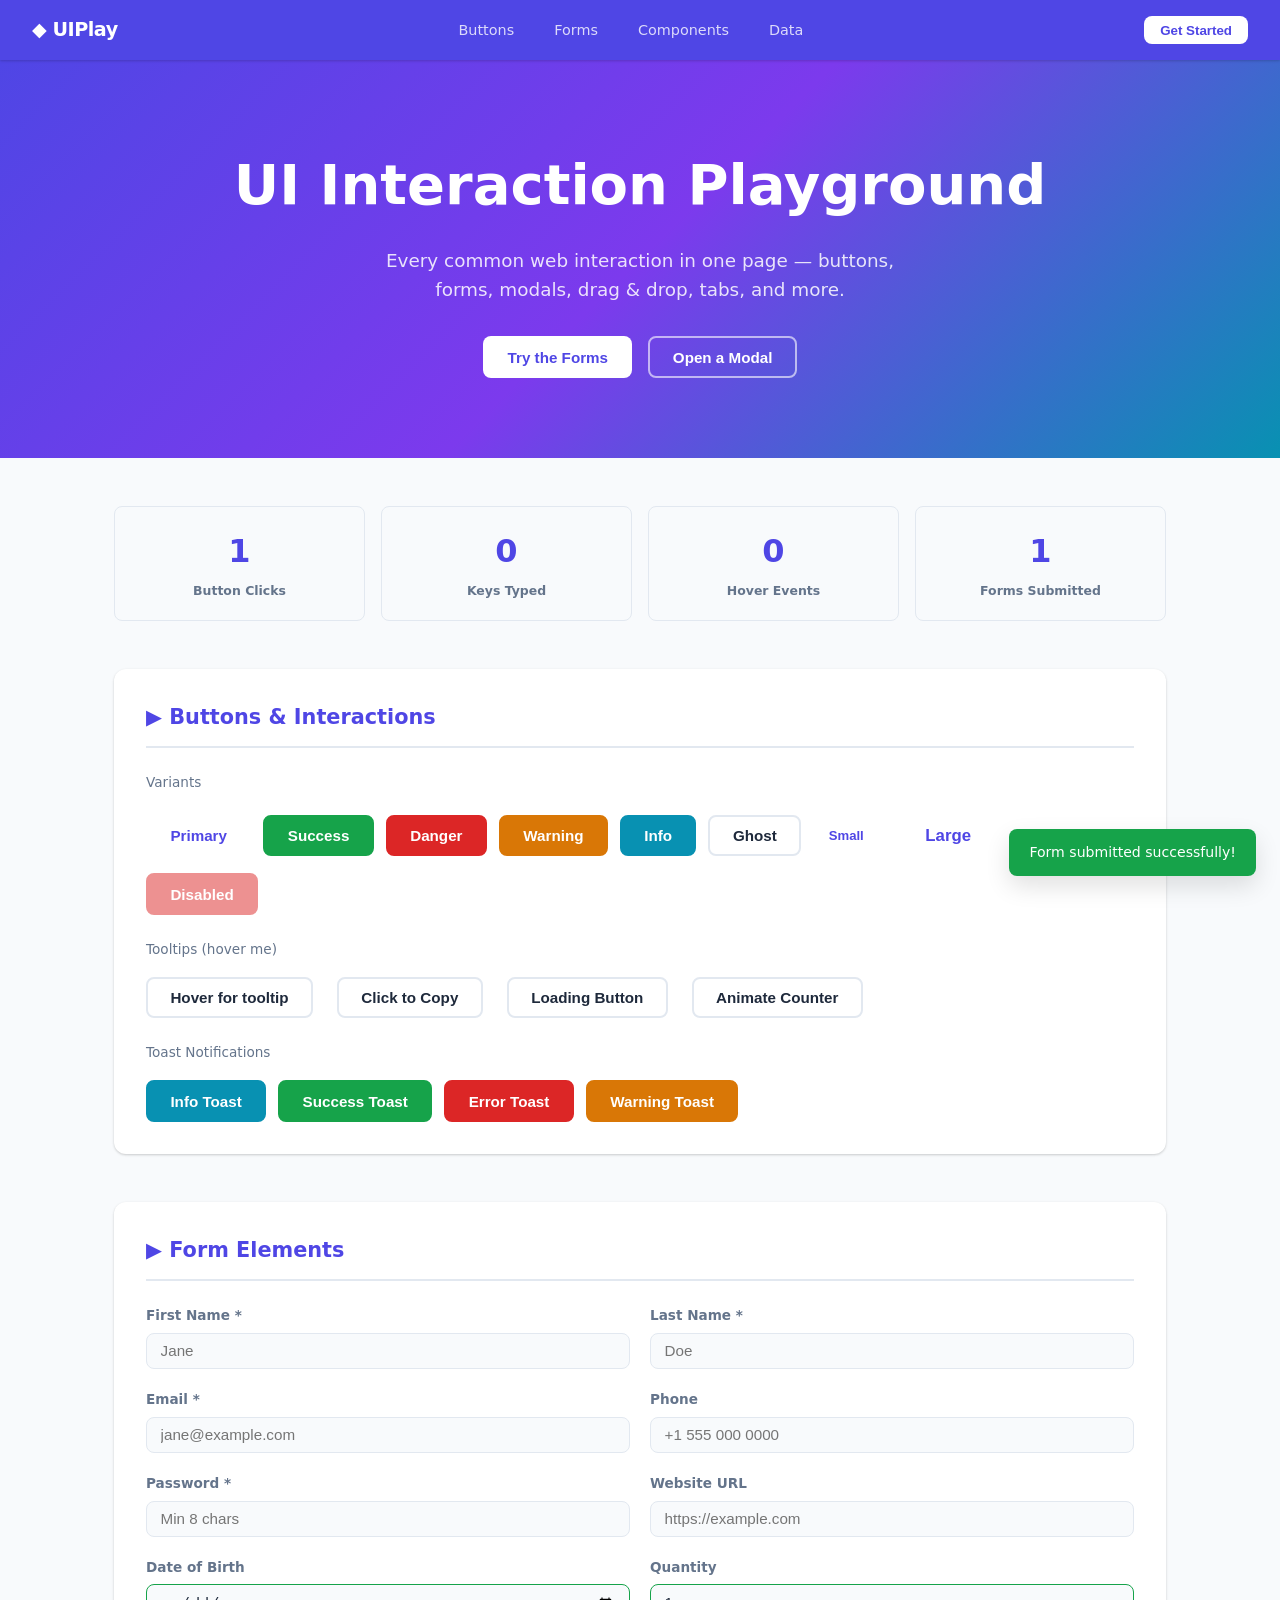
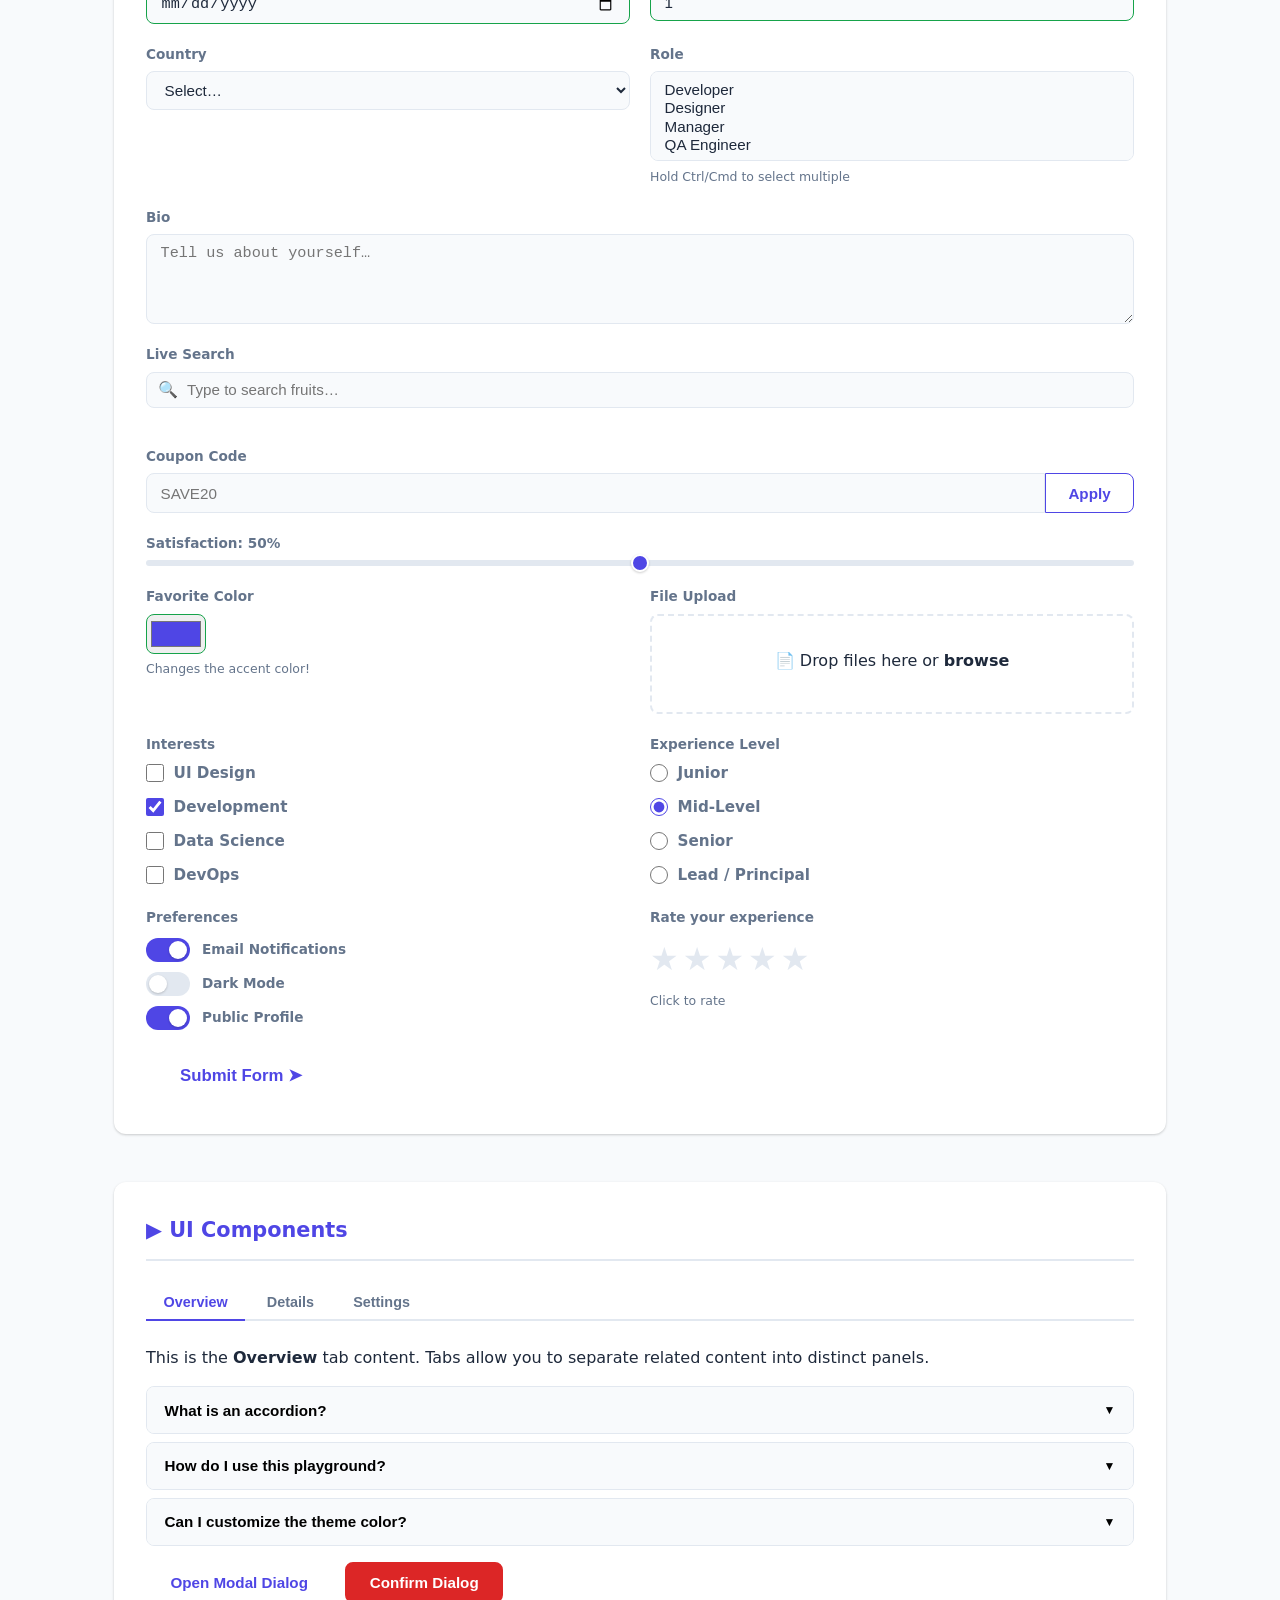
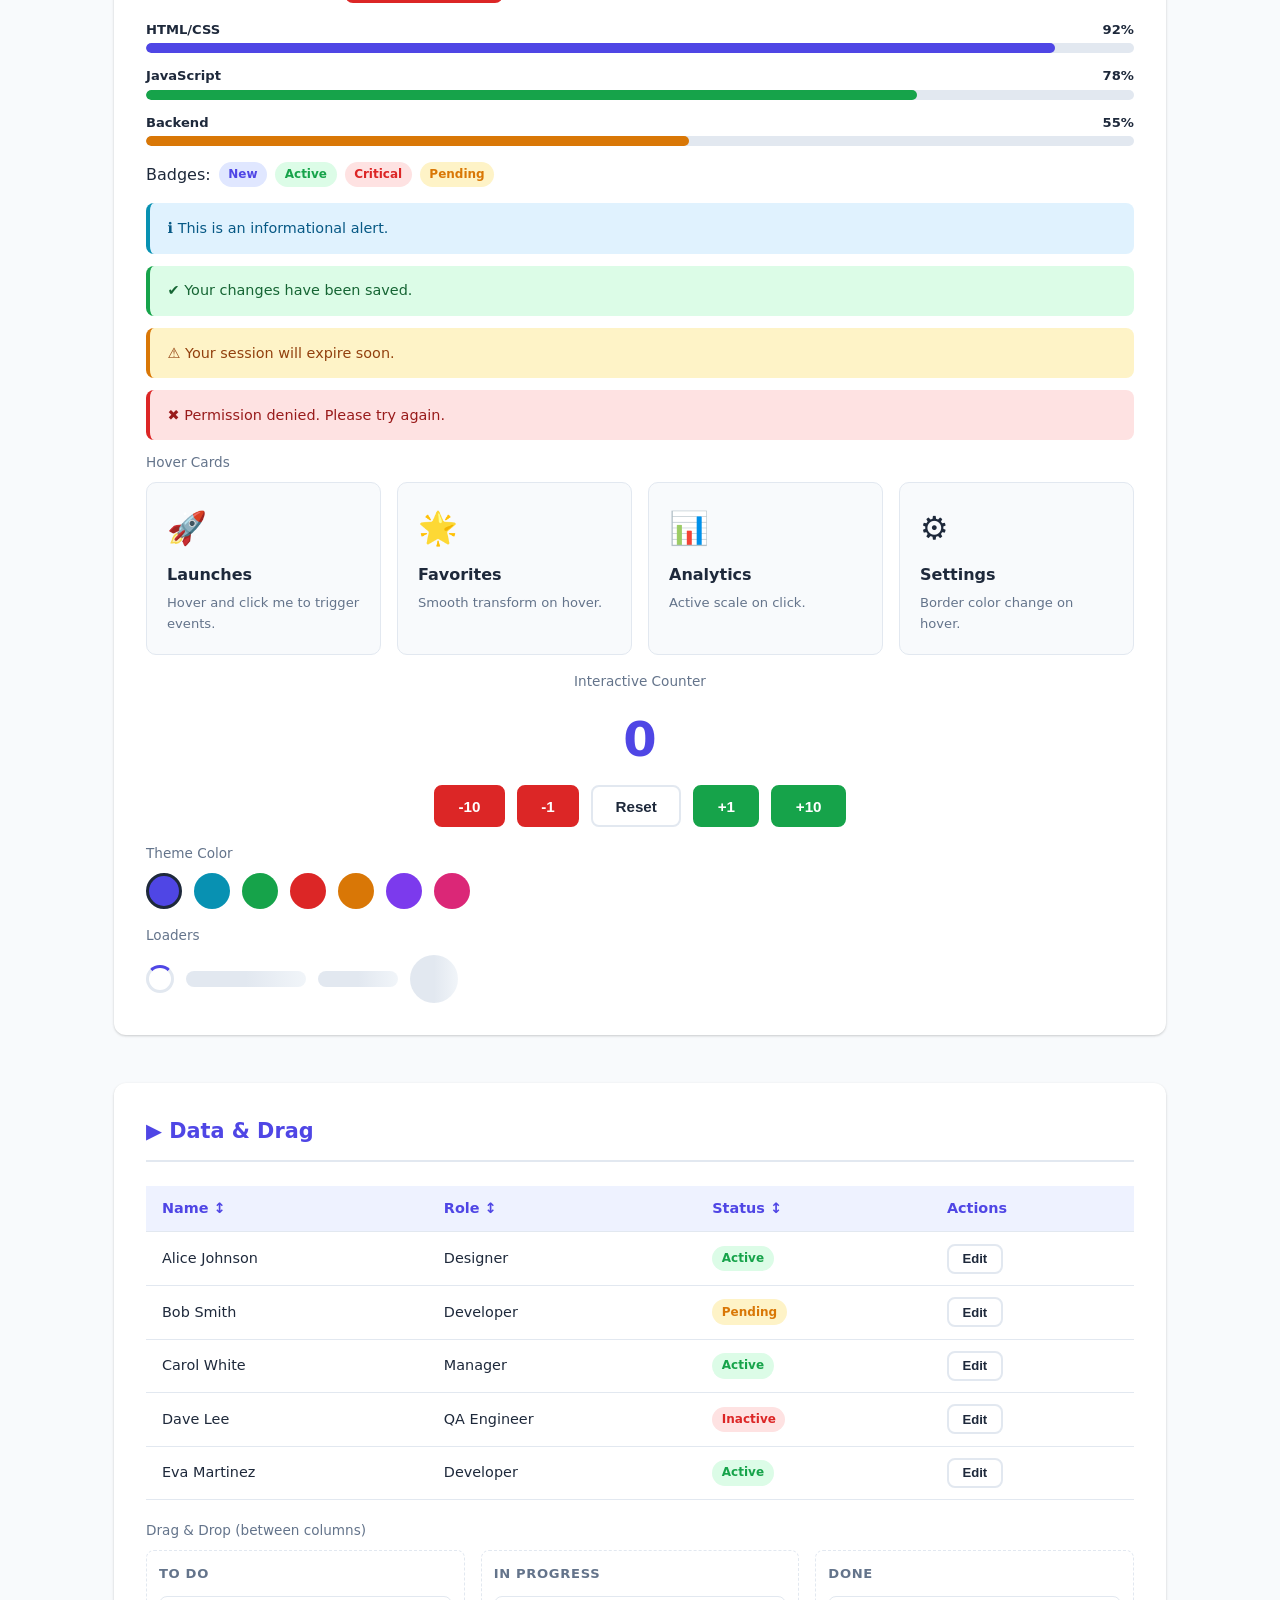
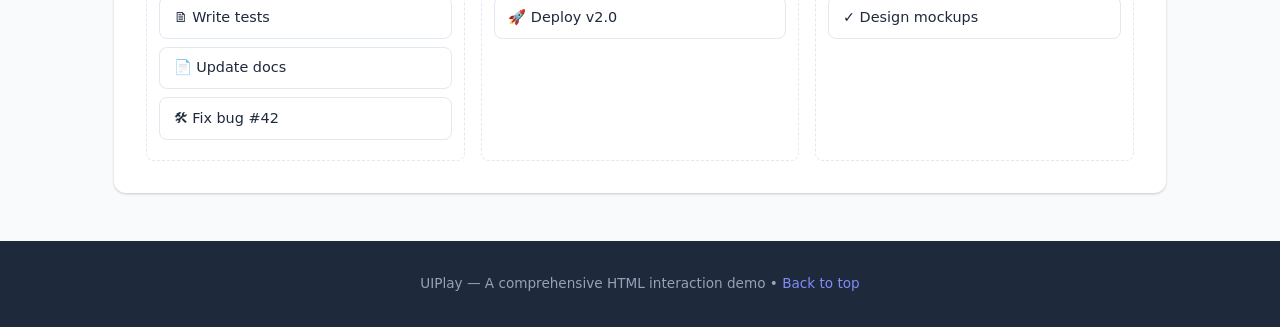
<file: artifacts/ff9144e0-c11e-43e4-931c-9dc22367a057/dom_snapshot.html>
<!DOCTYPE html><html lang="en"><head>
  <meta charset="UTF-8">
  <meta name="viewport" content="width=device-width, initial-scale=1.0">
  <title>UI Interaction Playground</title>
  <style>
    *,
    *::before,
    *::after {
      box-sizing: border-box;
      margin: 0;
      padding: 0;
    }

    :root {
      --primary: #4f46e5;
      --primary-dark: #3730a3;
      --success: #16a34a;
      --danger: #dc2626;
      --warning: #d97706;
      --info: #0891b2;
      --bg: #f8fafc;
      --surface: #ffffff;
      --border: #e2e8f0;
      --text: #1e293b;
      --muted: #64748b;
      --radius: 8px;
      --shadow: 0 1px 3px rgba(0, 0, 0, .12), 0 1px 2px rgba(0, 0, 0, .08);
      --shadow-lg: 0 10px 25px rgba(0, 0, 0, .12);
    }

    body {
      font-family: system-ui, sans-serif;
      background: var(--bg);
      color: var(--text);
      line-height: 1.6;
    }

    /* ── NAV ── */
    nav {
      background: var(--primary);
      color: #fff;
      display: flex;
      align-items: center;
      justify-content: space-between;
      padding: 0 2rem;
      height: 60px;
      position: sticky;
      top: 0;
      z-index: 100;
      box-shadow: var(--shadow);
    }

    nav .logo {
      font-weight: 700;
      font-size: 1.2rem;
      letter-spacing: -.5px;
    }

    nav ul {
      list-style: none;
      display: flex;
      gap: 1.5rem;
    }

    nav ul li a {
      color: rgba(255, 255, 255, .8);
      text-decoration: none;
      font-size: .9rem;
      padding: .25rem .5rem;
      border-radius: 4px;
      transition: background .2s, color .2s;
    }

    nav ul li a:hover {
      background: rgba(255, 255, 255, .15);
      color: #fff;
    }

    nav .nav-cta {
      background: #fff;
      color: var(--primary);
      border: none;
      padding: .4rem 1rem;
      border-radius: var(--radius);
      font-weight: 600;
      cursor: pointer;
      transition: transform .15s, box-shadow .15s;
    }

    nav .nav-cta:hover {
      transform: translateY(-1px);
      box-shadow: 0 4px 12px rgba(0, 0, 0, .2);
    }

    /* ── HERO ── */
    .hero {
      background: linear-gradient(135deg, #4f46e5 0%, #7c3aed 50%, #0891b2 100%);
      color: #fff;
      text-align: center;
      padding: 5rem 2rem;
    }

    .hero h1 {
      font-size: clamp(2rem, 5vw, 3.5rem);
      font-weight: 800;
      margin-bottom: 1rem;
    }

    .hero p {
      font-size: 1.15rem;
      opacity: .85;
      max-width: 550px;
      margin: 0 auto 2rem;
    }

    .hero-btns {
      display: flex;
      gap: 1rem;
      justify-content: center;
      flex-wrap: wrap;
    }

    .btn {
      display: inline-flex;
      align-items: center;
      gap: .4rem;
      padding: .65rem 1.4rem;
      border-radius: var(--radius);
      font-size: .95rem;
      font-weight: 600;
      cursor: pointer;
      border: 2px solid transparent;
      transition: all .2s;
      text-decoration: none;
    }

    .btn-primary {
      background: #fff;
      color: var(--primary);
    }

    .btn-primary:hover {
      background: #e0e7ff;
      transform: translateY(-2px);
      box-shadow: var(--shadow-lg);
    }

    .btn-outline {
      background: transparent;
      color: #fff;
      border-color: rgba(255, 255, 255, .6);
    }

    .btn-outline:hover {
      background: rgba(255, 255, 255, .15);
      border-color: #fff;
    }

    /* ── LAYOUT ── */
    main {
      max-width: 1100px;
      margin: 0 auto;
      padding: 3rem 1.5rem;
      display: grid;
      gap: 3rem;
    }

    section {
      background: var(--surface);
      border-radius: 12px;
      padding: 2rem;
      box-shadow: var(--shadow);
    }

    section h2 {
      font-size: 1.3rem;
      font-weight: 700;
      margin-bottom: 1.5rem;
      padding-bottom: .75rem;
      border-bottom: 2px solid var(--border);
      color: var(--primary);
    }

    /* ── BUTTONS ── */
    .btn-grid {
      display: flex;
      flex-wrap: wrap;
      gap: .75rem;
      align-items: center;
    }

    .btn-success {
      background: var(--success);
      color: #fff;
      border-color: var(--success);
    }

    .btn-success:hover {
      background: #15803d;
      transform: translateY(-2px);
      box-shadow: 0 4px 12px rgba(22, 163, 74, .35);
    }

    .btn-danger {
      background: var(--danger);
      color: #fff;
      border-color: var(--danger);
    }

    .btn-danger:hover {
      background: #b91c1c;
      transform: translateY(-2px);
      box-shadow: 0 4px 12px rgba(220, 38, 38, .35);
    }

    .btn-warning {
      background: var(--warning);
      color: #fff;
      border-color: var(--warning);
    }

    .btn-warning:hover {
      background: #b45309;
      transform: translateY(-2px);
    }

    .btn-info {
      background: var(--info);
      color: #fff;
      border-color: var(--info);
    }

    .btn-info:hover {
      background: #0e7490;
      transform: translateY(-2px);
    }

    .btn-ghost {
      background: transparent;
      color: var(--text);
      border-color: var(--border);
    }

    .btn-ghost:hover {
      background: var(--bg);
    }

    .btn-sm {
      padding: .35rem .85rem;
      font-size: .82rem;
    }

    .btn-lg {
      padding: .85rem 2rem;
      font-size: 1.05rem;
    }

    .btn-icon {
      width: 40px;
      height: 40px;
      padding: 0;
      justify-content: center;
      border-radius: 50%;
    }

    .btn:active {
      transform: scale(.97) !important;
    }

    .btn:disabled {
      opacity: .5;
      cursor: not-allowed;
      transform: none !important;
    }

    /* ── FORM ── */
    .form-grid {
      display: grid;
      grid-template-columns: 1fr 1fr;
      gap: 1.25rem;
    }

    @media (max-width: 600px) {
      .form-grid {
        grid-template-columns: 1fr;
      }
    }

    .field {
      display: flex;
      flex-direction: column;
      gap: .35rem;
    }

    .field.full {
      grid-column: 1 / -1;
    }

    label {
      font-size: .85rem;
      font-weight: 600;
      color: var(--muted);
    }

    input[type="text"],
    input[type="email"],
    input[type="password"],
    input[type="number"],
    input[type="tel"],
    input[type="date"],
    input[type="url"],
    input[type="search"],
    select,
    textarea {
      width: 100%;
      padding: .55rem .85rem;
      border: 1.5px solid var(--border);
      border-radius: var(--radius);
      font-size: .95rem;
      background: var(--bg);
      color: var(--text);
      outline: none;
      transition: border-color .2s, box-shadow .2s;
    }

    input:focus,
    select:focus,
    textarea:focus {
      border-color: var(--primary);
      box-shadow: 0 0 0 3px rgba(79, 70, 229, .15);
    }

    input:invalid:not(:placeholder-shown) {
      border-color: var(--danger);
    }

    input:valid:not(:placeholder-shown) {
      border-color: var(--success);
    }

    textarea {
      resize: vertical;
      min-height: 90px;
    }

    .input-group {
      display: flex;
    }

    .input-group input {
      border-radius: var(--radius) 0 0 var(--radius);
    }

    .input-group .btn {
      border-radius: 0 var(--radius) var(--radius) 0;
      border: 1.5px solid var(--primary);
    }

    .hint {
      font-size: .78rem;
      color: var(--muted);
    }

    /* range */
    input[type="range"] {
      -webkit-appearance: none;
      width: 100%;
      height: 6px;
      border-radius: 3px;
      background: var(--border);
      outline: none;
      cursor: pointer;
    }

    input[type="range"]::-webkit-slider-thumb {
      -webkit-appearance: none;
      width: 18px;
      height: 18px;
      border-radius: 50%;
      background: var(--primary);
      border: 2px solid #fff;
      box-shadow: var(--shadow);
    }

    /* color */
    input[type="color"] {
      height: 40px;
      width: 60px;
      padding: 2px;
      border-radius: var(--radius);
      cursor: pointer;
    }

    /* file */
    .file-drop {
      border: 2px dashed var(--border);
      border-radius: var(--radius);
      padding: 2rem;
      text-align: center;
      cursor: pointer;
      transition: border-color .2s, background .2s;
    }

    .file-drop:hover {
      border-color: var(--primary);
      background: #eef2ff;
    }

    .file-drop input {
      display: none;
    }

    /* checkbox / radio */
    .check-group {
      display: flex;
      flex-direction: column;
      gap: .6rem;
    }

    .check-row {
      display: flex;
      align-items: center;
      gap: .6rem;
      cursor: pointer;
      font-size: .95rem;
    }

    .check-row input[type="checkbox"],
    .check-row input[type="radio"] {
      width: 18px;
      height: 18px;
      accent-color: var(--primary);
      cursor: pointer;
    }

    /* toggle switch */
    .toggle {
      display: flex;
      align-items: center;
      gap: .75rem;
      cursor: pointer;
    }

    .toggle input {
      display: none;
    }

    .toggle-track {
      width: 44px;
      height: 24px;
      background: var(--border);
      border-radius: 12px;
      position: relative;
      transition: background .2s;
    }

    .toggle input:checked+.toggle-track {
      background: var(--primary);
    }

    .toggle-track::after {
      content: '';
      position: absolute;
      top: 3px;
      left: 3px;
      width: 18px;
      height: 18px;
      border-radius: 50%;
      background: #fff;
      box-shadow: var(--shadow);
      transition: transform .2s;
    }

    .toggle input:checked+.toggle-track::after {
      transform: translateX(20px);
    }

    /* ── CARDS / HOVER ── */
    .card-grid {
      display: grid;
      grid-template-columns: repeat(auto-fill, minmax(200px, 1fr));
      gap: 1rem;
    }

    .card {
      background: var(--bg);
      border: 1.5px solid var(--border);
      border-radius: 10px;
      padding: 1.25rem;
      cursor: pointer;
      transition: transform .2s, box-shadow .2s, border-color .2s;
      user-select: none;
    }

    .card:hover {
      transform: translateY(-4px);
      box-shadow: var(--shadow-lg);
      border-color: var(--primary);
    }

    .card:active {
      transform: scale(.98);
    }

    .card-icon {
      font-size: 2rem;
      margin-bottom: .5rem;
    }

    .card h3 {
      font-size: 1rem;
      font-weight: 700;
    }

    .card p {
      font-size: .82rem;
      color: var(--muted);
      margin-top: .25rem;
    }

    /* ── TABS ── */
    .tabs {
      border-bottom: 2px solid var(--border);
      display: flex;
      gap: .25rem;
      margin-bottom: 1.5rem;
    }

    .tab {
      padding: .55rem 1.1rem;
      border: none;
      background: none;
      font-size: .9rem;
      font-weight: 600;
      color: var(--muted);
      cursor: pointer;
      border-bottom: 2px solid transparent;
      margin-bottom: -2px;
      transition: color .15s, border-color .15s;
    }

    .tab:hover {
      color: var(--primary);
    }

    .tab.active {
      color: var(--primary);
      border-bottom-color: var(--primary);
    }

    .tab-panel {
      display: none;
    }

    .tab-panel.active {
      display: block;
    }

    /* ── ACCORDION ── */
    .accordion-item {
      border: 1.5px solid var(--border);
      border-radius: var(--radius);
      overflow: hidden;
      margin-bottom: .5rem;
    }

    .accordion-header {
      width: 100%;
      padding: .9rem 1.1rem;
      background: var(--bg);
      border: none;
      text-align: left;
      font-size: .95rem;
      font-weight: 600;
      cursor: pointer;
      display: flex;
      justify-content: space-between;
      align-items: center;
      transition: background .15s;
    }

    .accordion-header:hover {
      background: #e0e7ff;
    }

    .accordion-header::after {
      content: '▼';
      font-size: .75rem;
      transition: transform .2s;
    }

    .accordion-header.open::after {
      transform: rotate(-180deg);
    }

    .accordion-body {
      max-height: 0;
      overflow: hidden;
      transition: max-height .3s ease, padding .3s;
      padding: 0 1.1rem;
      font-size: .9rem;
      color: var(--muted);
    }

    .accordion-body.open {
      max-height: 200px;
      padding: .9rem 1.1rem;
    }

    /* ── MODAL ── */
    .modal-overlay {
      display: none;
      position: fixed;
      inset: 0;
      background: rgba(0, 0, 0, .5);
      z-index: 1000;
      align-items: center;
      justify-content: center;
    }

    .modal-overlay.open {
      display: flex;
    }

    .modal {
      background: var(--surface);
      border-radius: 12px;
      padding: 2rem;
      max-width: 480px;
      width: 90%;
      box-shadow: var(--shadow-lg);
      animation: fadeUp .25s ease;
    }

    @keyframes fadeUp {
      from {
        opacity: 0;
        transform: translateY(20px);
      }

      to {
        opacity: 1;
        transform: translateY(0);
      }
    }

    .modal h3 {
      font-size: 1.2rem;
      margin-bottom: .75rem;
    }

    .modal p {
      color: var(--muted);
      margin-bottom: 1.5rem;
      font-size: .9rem;
    }

    .modal-actions {
      display: flex;
      gap: .75rem;
      justify-content: flex-end;
    }

    /* ── TOOLTIP ── */
    .tooltip-demo {
      display: flex;
      gap: 1.5rem;
      flex-wrap: wrap;
      align-items: center;
    }

    [data-tooltip] {
      position: relative;
    }

    [data-tooltip]::before {
      content: attr(data-tooltip);
      position: absolute;
      bottom: 120%;
      left: 50%;
      transform: translateX(-50%);
      background: #1e293b;
      color: #fff;
      font-size: .78rem;
      padding: .35rem .65rem;
      border-radius: 5px;
      white-space: nowrap;
      opacity: 0;
      pointer-events: none;
      transition: opacity .15s;
    }

    [data-tooltip]:hover::before {
      opacity: 1;
    }

    /* ── PROGRESS / BADGE ── */
    .progress-wrap {
      display: flex;
      flex-direction: column;
      gap: .75rem;
    }

    .progress-label {
      display: flex;
      justify-content: space-between;
      font-size: .82rem;
      font-weight: 600;
      margin-bottom: .2rem;
    }

    .progress-bar {
      height: 10px;
      border-radius: 5px;
      background: var(--border);
      overflow: hidden;
    }

    .progress-fill {
      height: 100%;
      border-radius: 5px;
      background: var(--primary);
      transition: width .6s ease;
    }

    .progress-fill.success {
      background: var(--success);
    }

    .progress-fill.warning {
      background: var(--warning);
    }

    .badge {
      display: inline-block;
      padding: .2rem .6rem;
      border-radius: 999px;
      font-size: .75rem;
      font-weight: 700;
    }

    .badge-primary {
      background: #e0e7ff;
      color: var(--primary);
    }

    .badge-success {
      background: #dcfce7;
      color: var(--success);
    }

    .badge-danger {
      background: #fee2e2;
      color: var(--danger);
    }

    .badge-warning {
      background: #fef3c7;
      color: var(--warning);
    }

    .badges {
      display: flex;
      gap: .5rem;
      flex-wrap: wrap;
      align-items: center;
    }

    /* ── TABLE ── */
    .table-wrap {
      overflow-x: auto;
    }

    table {
      width: 100%;
      border-collapse: collapse;
      font-size: .9rem;
    }

    thead {
      background: #eef2ff;
    }

    th,
    td {
      padding: .7rem 1rem;
      text-align: left;
      border-bottom: 1px solid var(--border);
    }

    th {
      font-weight: 700;
      color: var(--primary);
      white-space: nowrap;
    }

    tr:hover td {
      background: #f8faff;
    }

    .sortable {
      cursor: pointer;
      user-select: none;
    }

    .sortable:hover {
      color: var(--primary-dark);
    }

    /* ── ALERT / TOAST ── */
    .alert {
      padding: .85rem 1.1rem;
      border-radius: var(--radius);
      border-left: 4px solid;
      margin-bottom: .75rem;
      font-size: .9rem;
    }

    .alert-info {
      background: #e0f2fe;
      border-color: var(--info);
      color: #075985;
    }

    .alert-success {
      background: #dcfce7;
      border-color: var(--success);
      color: #166534;
    }

    .alert-warning {
      background: #fef3c7;
      border-color: var(--warning);
      color: #92400e;
    }

    .alert-danger {
      background: #fee2e2;
      border-color: var(--danger);
      color: #991b1b;
    }

    #toast-container {
      position: fixed;
      bottom: 1.5rem;
      right: 1.5rem;
      z-index: 2000;
      display: flex;
      flex-direction: column;
      gap: .5rem;
    }

    .toast {
      background: #1e293b;
      color: #fff;
      padding: .75rem 1.25rem;
      border-radius: var(--radius);
      font-size: .88rem;
      box-shadow: var(--shadow-lg);
      animation: slideIn .3s ease;
      cursor: pointer;
    }

    .toast.success {
      background: var(--success);
    }

    .toast.danger {
      background: var(--danger);
    }

    .toast.warning {
      background: var(--warning);
    }

    @keyframes slideIn {
      from {
        opacity: 0;
        transform: translateX(30px);
      }

      to {
        opacity: 1;
        transform: translateX(0);
      }
    }

    @keyframes slideOut {
      to {
        opacity: 0;
        transform: translateX(30px);
      }
    }

    /* ── DRAG & DROP ── */
    .drag-area {
      display: flex;
      gap: 1rem;
      flex-wrap: wrap;
    }

    .drag-list {
      flex: 1;
      min-width: 200px;
      border: 1.5px dashed var(--border);
      border-radius: var(--radius);
      padding: .75rem;
      min-height: 160px;
    }

    .drag-list h4 {
      font-size: .82rem;
      font-weight: 700;
      color: var(--muted);
      margin-bottom: .75rem;
      text-transform: uppercase;
      letter-spacing: .05em;
    }

    .drag-item {
      background: var(--surface);
      border: 1.5px solid var(--border);
      border-radius: var(--radius);
      padding: .55rem .85rem;
      margin-bottom: .5rem;
      cursor: grab;
      font-size: .9rem;
      display: flex;
      align-items: center;
      gap: .5rem;
      transition: box-shadow .15s, opacity .15s;
    }

    .drag-item:active {
      cursor: grabbing;
    }

    .drag-item.dragging {
      opacity: .4;
      box-shadow: var(--shadow-lg);
    }

    .drag-list.drag-over {
      border-color: var(--primary);
      background: #eef2ff;
    }

    /* ── COUNTER / ANIMATION ── */
    .counter-box {
      text-align: center;
    }

    .counter-display {
      font-size: 3rem;
      font-weight: 800;
      color: var(--primary);
      margin: .5rem 0;
      font-variant-numeric: tabular-nums;
    }

    .counter-btns {
      display: flex;
      gap: .75rem;
      justify-content: center;
    }

    /* ── SEARCH ── */
    .search-box {
      position: relative;
    }

    .search-box input {
      padding-left: 2.5rem;
    }

    .search-box .search-icon {
      position: absolute;
      left: .75rem;
      top: 50%;
      transform: translateY(-50%);
      color: var(--muted);
      pointer-events: none;
    }

    #search-results {
      margin-top: .75rem;
      display: flex;
      flex-direction: column;
      gap: .4rem;
    }

    .result-item {
      padding: .5rem .85rem;
      border-radius: var(--radius);
      background: var(--bg);
      border: 1px solid var(--border);
      font-size: .9rem;
      cursor: pointer;
      transition: background .15s;
    }

    .result-item:hover {
      background: #eef2ff;
    }

    .result-item mark {
      background: #fde68a;
      border-radius: 2px;
      padding: 0 2px;
    }

    /* ── RATING ── */
    .star-rating {
      display: flex;
      gap: .25rem;
      font-size: 2rem;
      cursor: pointer;
    }

    .star {
      transition: color .1s;
      color: var(--border);
    }

    .star.active,
    .star:hover,
    .star-rating:hover .star {
      color: #f59e0b;
    }

    .star-rating .star:hover~.star {
      color: var(--border);
    }

    /* ── COLOR THEME SWITCHER ── */
    .theme-swatches {
      display: flex;
      gap: .75rem;
      flex-wrap: wrap;
    }

    .swatch {
      width: 36px;
      height: 36px;
      border-radius: 50%;
      cursor: pointer;
      border: 3px solid transparent;
      transition: transform .15s, border-color .15s;
    }

    .swatch:hover {
      transform: scale(1.15);
    }

    .swatch.active {
      border-color: var(--text);
    }

    /* ── RESPONSIVE TABLE-LIKE ── */
    .stats-row {
      display: grid;
      grid-template-columns: repeat(auto-fit, minmax(140px, 1fr));
      gap: 1rem;
    }

    .stat-card {
      background: var(--bg);
      border-radius: var(--radius);
      padding: 1.2rem;
      text-align: center;
      border: 1px solid var(--border);
      transition: transform .2s;
    }

    .stat-card:hover {
      transform: translateY(-3px);
    }

    .stat-num {
      font-size: 2rem;
      font-weight: 800;
      color: var(--primary);
    }

    .stat-label {
      font-size: .78rem;
      color: var(--muted);
      font-weight: 600;
      margin-top: .2rem;
    }

    /* ── FOOTER ── */
    footer {
      background: #1e293b;
      color: #94a3b8;
      text-align: center;
      padding: 2rem;
      font-size: .85rem;
    }

    footer a {
      color: #818cf8;
      text-decoration: none;
    }

    footer a:hover {
      text-decoration: underline;
    }

    /* ── LOADER ── */
    .spinner {
      width: 28px;
      height: 28px;
      border: 3px solid var(--border);
      border-top-color: var(--primary);
      border-radius: 50%;
      animation: spin .7s linear infinite;
    }

    @keyframes spin {
      to {
        transform: rotate(360deg);
      }
    }

    .skeleton {
      background: linear-gradient(90deg, var(--border) 25%, #f1f5f9 50%, var(--border) 75%);
      background-size: 200% 100%;
      animation: shimmer 1.4s infinite;
      border-radius: var(--radius);
    }

    @keyframes shimmer {
      0% {
        background-position: 200% 0;
      }

      100% {
        background-position: -200% 0;
      }
    }

    /* ── MISC ── */
    .flex-wrap-center {
      display: flex;
      flex-wrap: wrap;
      gap: .75rem;
      align-items: center;
    }

    .mt1 {
      margin-top: 1rem;
    }
  </style>
</head>

<body>

  <!-- ─── NAVIGATION ─── -->
  <nav>
    <span class="logo">◆ UIPlay</span>
    <ul>
      <li><a href="#buttons">Buttons</a></li>
      <li><a href="#forms">Forms</a></li>
      <li><a href="#components">Components</a></li>
      <li><a href="#data">Data</a></li>
    </ul>
    <button class="nav-cta" onclick="showToast('Welcome to UIPlay!','success')">Get Started</button>
  </nav>

  <!-- ─── HERO ─── -->
  <header class="hero">
    <h1>UI Interaction Playground</h1>
    <p>Every common web interaction in one page — buttons, forms, modals, drag &amp; drop, tabs, and more.</p>
    <div class="hero-btns">
      <button class="btn btn-primary" onclick="document.getElementById('forms').scrollIntoView({behavior:'smooth'})">Try
        the Forms</button>
      <button class="btn btn-outline" onclick="openModal()">Open a Modal</button>
    </div>
  </header>

  <!-- ─── STATS ─── -->
  <main>
    <div class="stats-row">
      <div class="stat-card">
        <div class="stat-num" id="ctr-clicks">1</div>
        <div class="stat-label">Button Clicks</div>
      </div>
      <div class="stat-card">
        <div class="stat-num" id="ctr-keys">0</div>
        <div class="stat-label">Keys Typed</div>
      </div>
      <div class="stat-card">
        <div class="stat-num" id="ctr-hover">0</div>
        <div class="stat-label">Hover Events</div>
      </div>
      <div class="stat-card">
        <div class="stat-num" id="ctr-forms">1</div>
        <div class="stat-label">Forms Submitted</div>
      </div>
    </div>

    <!-- ─── BUTTONS ─── -->
    <section id="buttons">
      <h2>▶ Buttons &amp; Interactions</h2>

      <p style="font-size:.85rem;color:var(--muted);margin-bottom:1rem;">Variants</p>
      <div class="btn-grid">
        <button class="btn btn-primary" onclick="track('clicks')">Primary</button>
        <button class="btn btn-success" onclick="track('clicks')">Success</button>
        <button class="btn btn-danger" onclick="track('clicks')">Danger</button>
        <button class="btn btn-warning" onclick="track('clicks')">Warning</button>
        <button class="btn btn-info" onclick="track('clicks')">Info</button>
        <button class="btn btn-ghost" onclick="track('clicks')">Ghost</button>
        <button class="btn btn-primary btn-sm" onclick="track('clicks')">Small</button>
        <button class="btn btn-primary btn-lg" onclick="track('clicks')">Large</button>
        <button class="btn btn-primary btn-icon" title="Icon" onclick="track('clicks')">✔</button>
        <button class="btn btn-danger" disabled="">Disabled</button>
      </div>

      <p style="font-size:.85rem;color:var(--muted);margin-top:1.5rem;margin-bottom:1rem;">Tooltips (hover me)</p>
      <div class="tooltip-demo">
        <button class="btn btn-ghost" data-tooltip="This is a tooltip!" onclick="track('clicks')">Hover for
          tooltip</button>
        <button class="btn btn-ghost" data-tooltip="Copy to clipboard" onclick="copyText('Hello UIPlay!');track('clicks')">Click to Copy</button>
        <button class="btn btn-ghost" data-tooltip="Trigger a loading state" onclick="loadBtn(this);track('clicks')">Loading Button</button>
        <button class="btn btn-ghost" data-tooltip="Animate count" onclick="animateCounter();track('clicks')">Animate
          Counter</button>
      </div>

      <p style="font-size:.85rem;color:var(--muted);margin-top:1.5rem;margin-bottom:1rem;">Toast Notifications</p>
      <div class="btn-grid">
        <button class="btn btn-info" onclick="showToast('Info message!');track('clicks')">Info Toast</button>
        <button class="btn btn-success" onclick="showToast('Saved successfully!','success');track('clicks')">Success
          Toast</button>
        <button class="btn btn-danger" onclick="showToast('Something went wrong.','danger');track('clicks')">Error
          Toast</button>
        <button class="btn btn-warning" onclick="showToast('Check your input.','warning');track('clicks')">Warning
          Toast</button>
      </div>
    </section>

    <!-- ─── FORMS ─── -->
    <section id="forms">
      <h2>▶ Form Elements</h2>
      <form id="main-form" onsubmit="submitForm(event)">
        <div class="form-grid">

          <div class="field">
            <label for="fname">First Name *</label>
            <input type="text" id="fname" name="fname" placeholder="Jane" required="" style="">
          </div>
          <div class="field">
            <label for="lname">Last Name *</label>
            <input type="text" id="lname" name="lname" placeholder="Doe" required="" style="">
          </div>
          <div class="field">
            <label for="email">Email *</label>
            <input type="email" id="email" name="email" placeholder="jane@example.com" required="" style="">
          </div>
          <div class="field">
            <label for="phone">Phone</label>
            <input type="tel" id="phone" name="phone" placeholder="+1 555 000 0000" style="">
          </div>
          <div class="field">
            <label for="pwd">Password *</label>
            <input type="password" id="pwd" name="pwd" placeholder="Min 8 chars" minlength="8" required="" style="">
          </div>
          <div class="field">
            <label for="url">Website URL</label>
            <input type="url" id="url" name="url" placeholder="https://example.com" style="">
          </div>
          <div class="field">
            <label for="dob">Date of Birth</label>
            <input type="date" id="dob" name="dob" style="">
          </div>
          <div class="field">
            <label for="qty">Quantity</label>
            <input type="number" id="qty" name="qty" min="0" max="100" value="1" style="">
          </div>

          <div class="field">
            <label for="country">Country</label>
            <select id="country" name="country">
              <option value="">Select…</option>
              <option>United States</option>
              <option>United Kingdom</option>
              <option>Canada</option>
              <option>Australia</option>
              <option>India</option>
              <option>Germany</option>
            </select>
          </div>
          <div class="field">
            <label for="role">Role</label>
            <select id="role" name="role" multiple="" style="height:90px;">
              <option>Developer</option>
              <option>Designer</option>
              <option>Manager</option>
              <option>QA Engineer</option>
            </select>
            <span class="hint">Hold Ctrl/Cmd to select multiple</span>
          </div>

          <div class="field full">
            <label for="bio">Bio</label>
            <textarea id="bio" name="bio" placeholder="Tell us about yourself…" style=""></textarea>
          </div>

          <!-- Search with autocomplete -->
          <div class="field full">
            <label for="search-input">Live Search</label>
            <div class="search-box">
              <span class="search-icon">🔍</span>
              <input type="search" id="search-input" placeholder="Type to search fruits…" oninput="doSearch(this.value)" style="">
            </div>
            <div id="search-results"></div>
          </div>

          <!-- Input group -->
          <div class="field full">
            <label>Coupon Code</label>
            <div class="input-group">
              <input type="text" id="coupon" placeholder="SAVE20" style="">
              <button type="button" class="btn btn-primary" onclick="applyCoupon()">Apply</button>
            </div>
          </div>

          <!-- Range -->
          <div class="field full">
            <label>Satisfaction: <strong id="range-val">50</strong>%</label>
            <input type="range" min="0" max="100" value="50" oninput="document.getElementById('range-val').textContent=this.value" style="">
          </div>

          <!-- Color -->
          <div class="field">
            <label for="fav-color">Favorite Color</label>
            <input type="color" id="fav-color" value="#4f46e5" oninput="document.documentElement.style.setProperty('--primary',this.value)" style="">
            <span class="hint">Changes the accent color!</span>
          </div>

          <!-- File upload -->
          <div class="field">
            <label>File Upload</label>
            <div class="file-drop" onclick="document.getElementById('file-input').click()" ondragover="event.preventDefault();this.style.borderColor='var(--primary)'" ondrop="handleDrop(event,this)">
              <input type="file" id="file-input" multiple="" onchange="showFiles(this)" style="">
              <div>📄 Drop files here or <strong>browse</strong></div>
              <div id="file-names" style="font-size:.8rem;color:var(--muted);margin-top:.4rem;"></div>
            </div>
          </div>

          <!-- Checkboxes -->
          <div class="field">
            <label>Interests</label>
            <div class="check-group">
              <label class="check-row"><input type="checkbox" name="interest" value="design" style=""> UI Design</label>
              <label class="check-row"><input type="checkbox" name="interest" value="dev" checked="" style=""> Development</label>
              <label class="check-row"><input type="checkbox" name="interest" value="data" style=""> Data Science</label>
              <label class="check-row"><input type="checkbox" name="interest" value="devops" style=""> DevOps</label>
            </div>
          </div>

          <!-- Radio -->
          <div class="field">
            <label>Experience Level</label>
            <div class="check-group">
              <label class="check-row"><input type="radio" name="level" value="junior" style=""> Junior</label>
              <label class="check-row"><input type="radio" name="level" value="mid" checked="" style=""> Mid-Level</label>
              <label class="check-row"><input type="radio" name="level" value="senior" style=""> Senior</label>
              <label class="check-row"><input type="radio" name="level" value="lead" style=""> Lead / Principal</label>
            </div>
          </div>

          <!-- Toggles -->
          <div class="field">
            <label>Preferences</label>
            <div style="display:flex;flex-direction:column;gap:.6rem;margin-top:.25rem;">
              <label class="toggle"><input type="checkbox" checked="" style=""><span class="toggle-track"></span> Email
                Notifications</label>
              <label class="toggle"><input type="checkbox" style=""><span class="toggle-track"></span> Dark Mode</label>
              <label class="toggle"><input type="checkbox" checked="" style=""><span class="toggle-track"></span> Public
                Profile</label>
            </div>
          </div>

          <!-- Star Rating -->
          <div class="field">
            <label>Rate your experience</label>
            <div class="star-rating" id="star-rating">
              <span class="star" data-v="1">★</span>
              <span class="star" data-v="2">★</span>
              <span class="star" data-v="3">★</span>
              <span class="star" data-v="4">★</span>
              <span class="star" data-v="5">★</span>
            </div>
            <span class="hint" id="star-label">Click to rate</span>
          </div>

          <div class="field full">
            <button type="submit" class="btn btn-primary btn-lg" style="width:100%;">Submit Form ➤</button>
          </div>
        </div>
      </form>
    </section>

    <!-- ─── COMPONENTS ─── -->
    <section id="components">
      <h2>▶ UI Components</h2>

      <!-- TABS -->
      <div>
        <div class="tabs" role="tablist">
          <button class="tab active" onclick="switchTab(this,'t1')">Overview</button>
          <button class="tab" onclick="switchTab(this,'t2')">Details</button>
          <button class="tab" onclick="switchTab(this,'t3')">Settings</button>
        </div>
        <div id="t1" class="tab-panel active">
          <p>This is the <strong>Overview</strong> tab content. Tabs allow you to separate related content into distinct
            panels.</p>
        </div>
        <div id="t2" class="tab-panel">
          <p>This is the <strong>Details</strong> tab. Switch tabs to reveal different content without a page reload.
          </p>
        </div>
        <div id="t3" class="tab-panel">
          <div class="check-group">
            <label class="check-row"><input type="checkbox" checked="" style=""> Enable analytics</label>
            <label class="check-row"><input type="checkbox" style=""> Beta features</label>
          </div>
        </div>
      </div>

      <!-- ACCORDION -->
      <div class="mt1">
        <div class="accordion-item">
          <button class="accordion-header" onclick="toggleAccordion(this)">What is an accordion?</button>
          <div class="accordion-body">An accordion is a vertically stacked list of items where each can be "expanded" to
            reveal content. It keeps the UI clean.</div>
        </div>
        <div class="accordion-item">
          <button class="accordion-header" onclick="toggleAccordion(this)">How do I use this playground?</button>
          <div class="accordion-body">Interact with every element on the page — fill forms, click buttons, drag cards,
            open modals. Stats at the top track your activity.</div>
        </div>
        <div class="accordion-item">
          <button class="accordion-header" onclick="toggleAccordion(this)">Can I customize the theme color?</button>
          <div class="accordion-body">Yes! Use the color picker inside the form section to change the global accent
            color in real time.</div>
        </div>
      </div>

      <!-- MODAL TRIGGER -->
      <div class="mt1">
        <button class="btn btn-primary" onclick="openModal();track('clicks')">Open Modal Dialog</button>
        <button class="btn btn-danger" style="margin-left:.5rem" onclick="openConfirm();track('clicks')">Confirm
          Dialog</button>
      </div>

      <!-- PROGRESS BARS -->
      <div class="progress-wrap mt1">
        <div>
          <div class="progress-label"><span>HTML/CSS</span><span>92%</span></div>
          <div class="progress-bar">
            <div class="progress-fill" style="width:92%"></div>
          </div>
        </div>
        <div>
          <div class="progress-label"><span>JavaScript</span><span>78%</span></div>
          <div class="progress-bar">
            <div class="progress-fill success" style="width:78%"></div>
          </div>
        </div>
        <div>
          <div class="progress-label"><span>Backend</span><span>55%</span></div>
          <div class="progress-bar">
            <div class="progress-fill warning" style="width:55%"></div>
          </div>
        </div>
      </div>

      <!-- BADGES -->
      <div class="badges mt1">
        <span>Badges:</span>
        <span class="badge badge-primary">New</span>
        <span class="badge badge-success">Active</span>
        <span class="badge badge-danger">Critical</span>
        <span class="badge badge-warning">Pending</span>
      </div>

      <!-- ALERTS -->
      <div class="mt1">
        <div class="alert alert-info">ℹ This is an informational alert.</div>
        <div class="alert alert-success">✔ Your changes have been saved.</div>
        <div class="alert alert-warning">⚠ Your session will expire soon.</div>
        <div class="alert alert-danger">✖ Permission denied. Please try again.</div>
      </div>

      <!-- HOVER CARDS -->
      <p style="font-size:.85rem;color:var(--muted);margin:.75rem 0 .5rem;">Hover Cards</p>
      <div class="card-grid">
        <div class="card" onclick="showToast('Card 1 clicked!');track('clicks')" onmouseenter="track('hover')">
          <div class="card-icon">🚀</div>
          <h3>Launches</h3>
          <p>Hover and click me to trigger events.</p>
        </div>
        <div class="card" onclick="showToast('Card 2 clicked!');track('clicks')" onmouseenter="track('hover')">
          <div class="card-icon">🌟</div>
          <h3>Favorites</h3>
          <p>Smooth transform on hover.</p>
        </div>
        <div class="card" onclick="showToast('Card 3 clicked!');track('clicks')" onmouseenter="track('hover')">
          <div class="card-icon">📊</div>
          <h3>Analytics</h3>
          <p>Active scale on click.</p>
        </div>
        <div class="card" onclick="showToast('Card 4 clicked!');track('clicks')" onmouseenter="track('hover')">
          <div class="card-icon">⚙</div>
          <h3>Settings</h3>
          <p>Border color change on hover.</p>
        </div>
      </div>

      <!-- COUNTER -->
      <div class="counter-box mt1">
        <p style="color:var(--muted);font-size:.85rem;">Interactive Counter</p>
        <div class="counter-display" id="counter">0</div>
        <div class="counter-btns">
          <button class="btn btn-danger" onclick="changeCounter(-10)">-10</button>
          <button class="btn btn-danger" onclick="changeCounter(-1)">-1</button>
          <button class="btn btn-ghost" onclick="resetCounter()">Reset</button>
          <button class="btn btn-success" onclick="changeCounter(1)">+1</button>
          <button class="btn btn-success" onclick="changeCounter(10)">+10</button>
        </div>
      </div>

      <!-- THEME SWATCHES -->
      <div class="mt1">
        <p style="font-size:.85rem;color:var(--muted);margin-bottom:.5rem;">Theme Color</p>
        <div class="theme-swatches">
          <div class="swatch active" style="background:#4f46e5" onclick="setTheme('#4f46e5',this)" title="Indigo"></div>
          <div class="swatch" style="background:#0891b2" onclick="setTheme('#0891b2',this)" title="Cyan"></div>
          <div class="swatch" style="background:#16a34a" onclick="setTheme('#16a34a',this)" title="Green"></div>
          <div class="swatch" style="background:#dc2626" onclick="setTheme('#dc2626',this)" title="Red"></div>
          <div class="swatch" style="background:#d97706" onclick="setTheme('#d97706',this)" title="Amber"></div>
          <div class="swatch" style="background:#7c3aed" onclick="setTheme('#7c3aed',this)" title="Purple"></div>
          <div class="swatch" style="background:#db2777" onclick="setTheme('#db2777',this)" title="Pink"></div>
        </div>
      </div>

      <!-- LOADERS -->
      <div class="mt1">
        <p style="font-size:.85rem;color:var(--muted);margin-bottom:.5rem;">Loaders</p>
        <div class="flex-wrap-center">
          <div class="spinner"></div>
          <div class="skeleton" style="width:120px;height:16px;"></div>
          <div class="skeleton" style="width:80px;height:16px;"></div>
          <div class="skeleton" style="width:48px;height:48px;border-radius:50%;"></div>
        </div>
      </div>
    </section>

    <!-- ─── DATA ─── -->
    <section id="data">
      <h2>▶ Data &amp; Drag</h2>

      <!-- TABLE -->
      <div class="table-wrap">
        <table id="data-table">
          <thead>
            <tr>
              <th class="sortable" onclick="sortTable(0)">Name ↕</th>
              <th class="sortable" onclick="sortTable(1)">Role ↕</th>
              <th class="sortable" onclick="sortTable(2)">Status ↕</th>
              <th>Actions</th>
            </tr>
          </thead>
          <tbody>
            <tr>
              <td>Alice Johnson</td>
              <td>Designer</td>
              <td><span class="badge badge-success">Active</span></td>
              <td><button class="btn btn-ghost btn-sm" onclick="showToast('Editing Alice');track('clicks')">Edit</button></td>
            </tr>
            <tr>
              <td>Bob Smith</td>
              <td>Developer</td>
              <td><span class="badge badge-warning">Pending</span></td>
              <td><button class="btn btn-ghost btn-sm" onclick="showToast('Editing Bob');track('clicks')">Edit</button>
              </td>
            </tr>
            <tr>
              <td>Carol White</td>
              <td>Manager</td>
              <td><span class="badge badge-success">Active</span></td>
              <td><button class="btn btn-ghost btn-sm" onclick="showToast('Editing Carol');track('clicks')">Edit</button></td>
            </tr>
            <tr>
              <td>Dave Lee</td>
              <td>QA Engineer</td>
              <td><span class="badge badge-danger">Inactive</span></td>
              <td><button class="btn btn-ghost btn-sm" onclick="showToast('Editing Dave');track('clicks')">Edit</button>
              </td>
            </tr>
            <tr>
              <td>Eva Martinez</td>
              <td>Developer</td>
              <td><span class="badge badge-success">Active</span></td>
              <td><button class="btn btn-ghost btn-sm" onclick="showToast('Editing Eva');track('clicks')">Edit</button>
              </td>
            </tr>
          </tbody>
        </table>
      </div>

      <!-- DRAG & DROP -->
      <p style="font-size:.85rem;color:var(--muted);margin:1.25rem 0 .5rem;">Drag &amp; Drop (between columns)</p>
      <div class="drag-area">
        <div class="drag-list" id="todo-list" ondragover="allowDrop(event)" ondrop="dropItem(event,this)" ondragenter="this.classList.add('drag-over')" ondragleave="this.classList.remove('drag-over')">
          <h4>To Do</h4>
          <div class="drag-item" draggable="true" ondragstart="dragStart(event)">🗎 Write tests</div>
          <div class="drag-item" draggable="true" ondragstart="dragStart(event)">📄 Update docs</div>
          <div class="drag-item" draggable="true" ondragstart="dragStart(event)">🛠 Fix bug #42</div>
        </div>
        <div class="drag-list" id="doing-list" ondragover="allowDrop(event)" ondrop="dropItem(event,this)" ondragenter="this.classList.add('drag-over')" ondragleave="this.classList.remove('drag-over')">
          <h4>In Progress</h4>
          <div class="drag-item" draggable="true" ondragstart="dragStart(event)">🚀 Deploy v2.0</div>
        </div>
        <div class="drag-list" id="done-list" ondragover="allowDrop(event)" ondrop="dropItem(event,this)" ondragenter="this.classList.add('drag-over')" ondragleave="this.classList.remove('drag-over')">
          <h4>Done</h4>
          <div class="drag-item" draggable="true" ondragstart="dragStart(event)">✓ Design mockups</div>
        </div>
      </div>
    </section>
  </main>

  <!-- ─── MODAL ─── -->
  <div class="modal-overlay" id="modal" onclick="if(event.target===this)closeModal()">
    <div class="modal">
      <h3>📝 Modal Dialog</h3>
      <p>This is a standard modal. You can put any content here — forms, images, data tables. Click outside or press
        Escape to close.</p>
      <div class="modal-actions">
        <button class="btn btn-ghost" onclick="closeModal()">Cancel</button>
        <button class="btn btn-primary" onclick="closeModal();showToast('Action confirmed!','success')">Confirm</button>
      </div>
    </div>
  </div>

  <!-- ─── CONFIRM MODAL ─── -->
  <div class="modal-overlay" id="confirm-modal" onclick="if(event.target===this)closeConfirm()">
    <div class="modal">
      <h3>⚠️ Are you sure?</h3>
      <p>This action cannot be undone. Please confirm you want to proceed with deleting this item.</p>
      <div class="modal-actions">
        <button class="btn btn-ghost" onclick="closeConfirm()">No, keep it</button>
        <button class="btn btn-danger" onclick="closeConfirm();showToast('Item deleted.','danger')">Yes, delete</button>
      </div>
    </div>
  </div>

  <!-- ─── TOAST CONTAINER ─── -->
  <div id="toast-container"><div class="toast success">Form submitted successfully!</div></div>

  <footer>
    <p>UIPlay — A comprehensive HTML interaction demo • <a href="#">Back to top</a></p>
  </footer>

  <script>
    /* ── STATS TRACKERS ── */
    const ctrs = { clicks: 0, keys: 0, hover: 0, forms: 0 };
    function track(type) {
      ctrs[type]++;
      const map = { clicks: 'ctr-clicks', keys: 'ctr-keys', hover: 'ctr-hover', forms: 'ctr-forms' };
      document.getElementById(map[type]).textContent = ctrs[type];
    }
    document.addEventListener('keydown', () => track('keys'));

    /* ── TOAST ── */
    function showToast(msg, type = '') {
      const c = document.getElementById('toast-container');
      const t = document.createElement('div');
      t.className = 'toast' + (type ? ' ' + type : '');
      t.textContent = msg;
      t.onclick = () => t.remove();
      c.appendChild(t);
      setTimeout(() => { t.style.animation = 'slideOut .3s forwards'; setTimeout(() => t.remove(), 300); }, 3000);
    }

    /* ── MODAL ── */
    function openModal() { document.getElementById('modal').classList.add('open'); }
    function closeModal() { document.getElementById('modal').classList.remove('open'); }
    function openConfirm() { document.getElementById('confirm-modal').classList.add('open'); }
    function closeConfirm() { document.getElementById('confirm-modal').classList.remove('open'); }
    document.addEventListener('keydown', e => { if (e.key === 'Escape') { closeModal(); closeConfirm(); } });

    /* ── TABS ── */
    function switchTab(btn, panelId) {
      document.querySelectorAll('.tab').forEach(t => t.classList.remove('active'));
      document.querySelectorAll('.tab-panel').forEach(p => p.classList.remove('active'));
      btn.classList.add('active');
      document.getElementById(panelId).classList.add('active');
      track('clicks');
    }

    /* ── ACCORDION ── */
    function toggleAccordion(btn) {
      const body = btn.nextElementSibling;
      const isOpen = btn.classList.contains('open');
      document.querySelectorAll('.accordion-header').forEach(h => { h.classList.remove('open'); h.nextElementSibling.classList.remove('open'); });
      if (!isOpen) { btn.classList.add('open'); body.classList.add('open'); }
      track('clicks');
    }

    /* ── COUNTER ── */
    let counterVal = 0;
    function changeCounter(n) { counterVal = Math.max(-999, Math.min(999, counterVal + n)); document.getElementById('counter').textContent = counterVal; track('clicks'); }
    function resetCounter() { counterVal = 0; document.getElementById('counter').textContent = 0; track('clicks'); }
    function animateCounter() { let i = 0; const iv = setInterval(() => { changeCounter(Math.random() > .5 ? 1 : -1); if (++i > 20) clearInterval(iv); }, 80); }

    /* ── FORM ── */
    function submitForm(e) {
      e.preventDefault();
      track('forms'); track('clicks');
      showToast('Form submitted successfully!', 'success');
      document.getElementById('main-form').reset();
      document.getElementById('range-val').textContent = '50';
      document.querySelectorAll('.star').forEach(s => s.classList.remove('active'));
      document.getElementById('star-label').textContent = 'Click to rate';
    }

    /* ── COUPON ── */
    function applyCoupon() {
      const val = document.getElementById('coupon').value.trim().toUpperCase();
      if (val === 'SAVE20') showToast('Coupon SAVE20 applied! 20% off.', 'success');
      else if (val === '') showToast('Enter a coupon code first.', 'warning');
      else showToast(`Coupon "${val}" is invalid.`, 'danger');
      track('clicks');
    }

    /* ── COPY ── */
    function copyText(text) {
      navigator.clipboard.writeText(text).then(() => showToast('Copied to clipboard!', 'success')).catch(() => showToast('Copy failed.', 'danger'));
    }

    /* ── LOADING BUTTON ── */
    function loadBtn(btn) {
      const orig = btn.textContent;
      btn.disabled = true;
      btn.innerHTML = '<span style="display:inline-block;width:14px;height:14px;border:2px solid rgba(255,255,255,.4);border-top-color:var(--primary);border-radius:50%;animation:spin .6s linear infinite;vertical-align:middle;margin-right:6px"></span>Loading…';
      setTimeout(() => { btn.disabled = false; btn.textContent = orig; showToast('Loaded!', 'success'); }, 2000);
    }

    /* ── SEARCH ── */
    const fruits = ['Apple', 'Apricot', 'Avocado', 'Banana', 'Blackberry', 'Blueberry', 'Cherry', 'Coconut', 'Dragonfruit', 'Elderberry', 'Fig', 'Grape', 'Guava', 'Jackfruit', 'Kiwi', 'Lemon', 'Lime', 'Lychee', 'Mango', 'Melon', 'Nectarine', 'Orange', 'Papaya', 'Peach', 'Pear', 'Pineapple', 'Plum', 'Pomegranate', 'Raspberry', 'Strawberry', 'Tangerine', 'Watermelon'];
    function doSearch(q) {
      const r = document.getElementById('search-results');
      r.innerHTML = '';
      if (!q) return;
      const hits = fruits.filter(f => f.toLowerCase().includes(q.toLowerCase())).slice(0, 6);
      hits.forEach(f => {
        const d = document.createElement('div');
        d.className = 'result-item';
        const re = new RegExp(`(${q})`, 'gi');
        d.innerHTML = f.replace(re, '<mark>$1</mark>');
        d.onclick = () => { document.getElementById('search-input').value = f; r.innerHTML = ''; showToast(`Selected: ${f}`); track('clicks'); };
        r.appendChild(d);
      });
      if (!hits.length) { const d = document.createElement('div'); d.className = 'result-item'; d.textContent = 'No results'; r.appendChild(d); }
      track('keys');
    }

    /* ── FILE ── */
    function showFiles(input) {
      const names = Array.from(input.files).map(f => f.name).join(', ');
      document.getElementById('file-names').textContent = names || '';
      showToast(`${input.files.length} file(s) selected`, 'success');
    }
    function handleDrop(e, zone) {
      e.preventDefault();
      zone.style.borderColor = '';
      const files = e.dataTransfer.files;
      if (files.length) showToast(`Dropped ${files.length} file(s)`, 'success');
    }

    /* ── STAR RATING ── */
    const stars = document.querySelectorAll('#star-rating .star');
    let currentRating = 0;
    stars.forEach(s => {
      s.addEventListener('click', () => {
        currentRating = +s.dataset.v;
        stars.forEach(st => st.classList.toggle('active', +st.dataset.v <= currentRating));
        document.getElementById('star-label').textContent = ['', 'Poor', 'Fair', 'Good', 'Great', 'Excellent'][currentRating];
        track('clicks');
      });
      s.addEventListener('mouseenter', () => { stars.forEach(st => st.classList.toggle('active', +st.dataset.v <= +s.dataset.v)); track('hover'); });
      s.addEventListener('mouseleave', () => { stars.forEach(st => st.classList.toggle('active', +st.dataset.v <= currentRating)); });
    });

    /* ── THEME ── */
    function setTheme(color, el) {
      document.documentElement.style.setProperty('--primary', color);
      document.documentElement.style.setProperty('--primary-dark', color);
      document.querySelectorAll('.swatch').forEach(s => s.classList.remove('active'));
      el.classList.add('active');
      track('clicks');
    }

    /* ── TABLE SORT ── */
    function sortTable(col) {
      const tb = document.querySelector('#data-table tbody');
      const rows = Array.from(tb.querySelectorAll('tr'));
      const asc = tb.dataset.sort == col ? tb.dataset.dir !== 'asc' : true;
      tb.dataset.sort = col; tb.dataset.dir = asc ? 'asc' : 'desc';
      rows.sort((a, b) => {
        const av = a.cells[col].textContent.trim();
        const bv = b.cells[col].textContent.trim();
        return asc ? av.localeCompare(bv) : bv.localeCompare(av);
      });
      rows.forEach(r => tb.appendChild(r));
      track('clicks');
    }

    /* ── DRAG & DROP (kanban) ── */
    let draggedEl = null;
    function dragStart(e) { draggedEl = e.target; e.target.classList.add('dragging'); e.dataTransfer.effectAllowed = 'move'; }
    function allowDrop(e) { e.preventDefault(); e.dataTransfer.dropEffect = 'move'; }
    function dropItem(e, list) {
      e.preventDefault();
      list.classList.remove('drag-over');
      if (draggedEl) { list.appendChild(draggedEl); draggedEl.classList.remove('dragging'); draggedEl = null; showToast('Card moved!'); track('clicks'); }
    }
    document.addEventListener('dragend', () => { if (draggedEl) { draggedEl.classList.remove('dragging'); draggedEl = null; } });
  </script>


</body></html>
</file>
